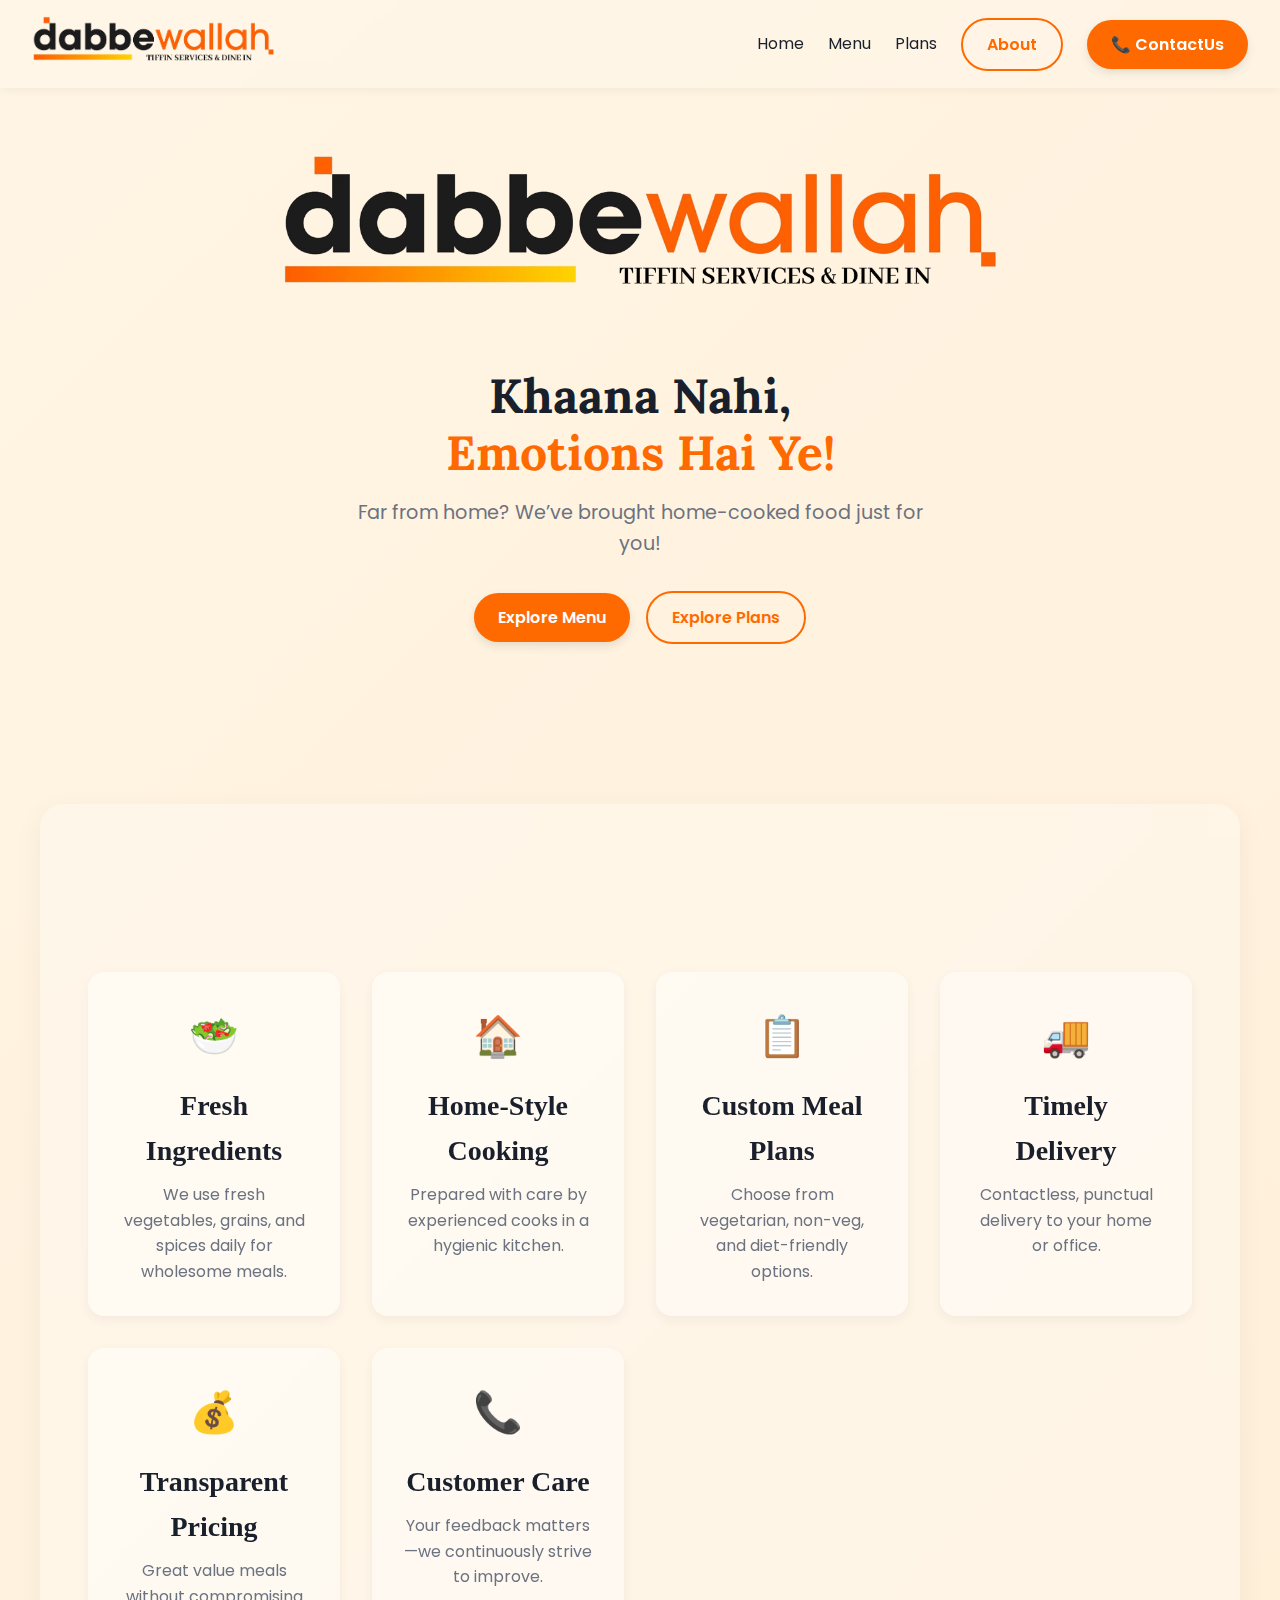
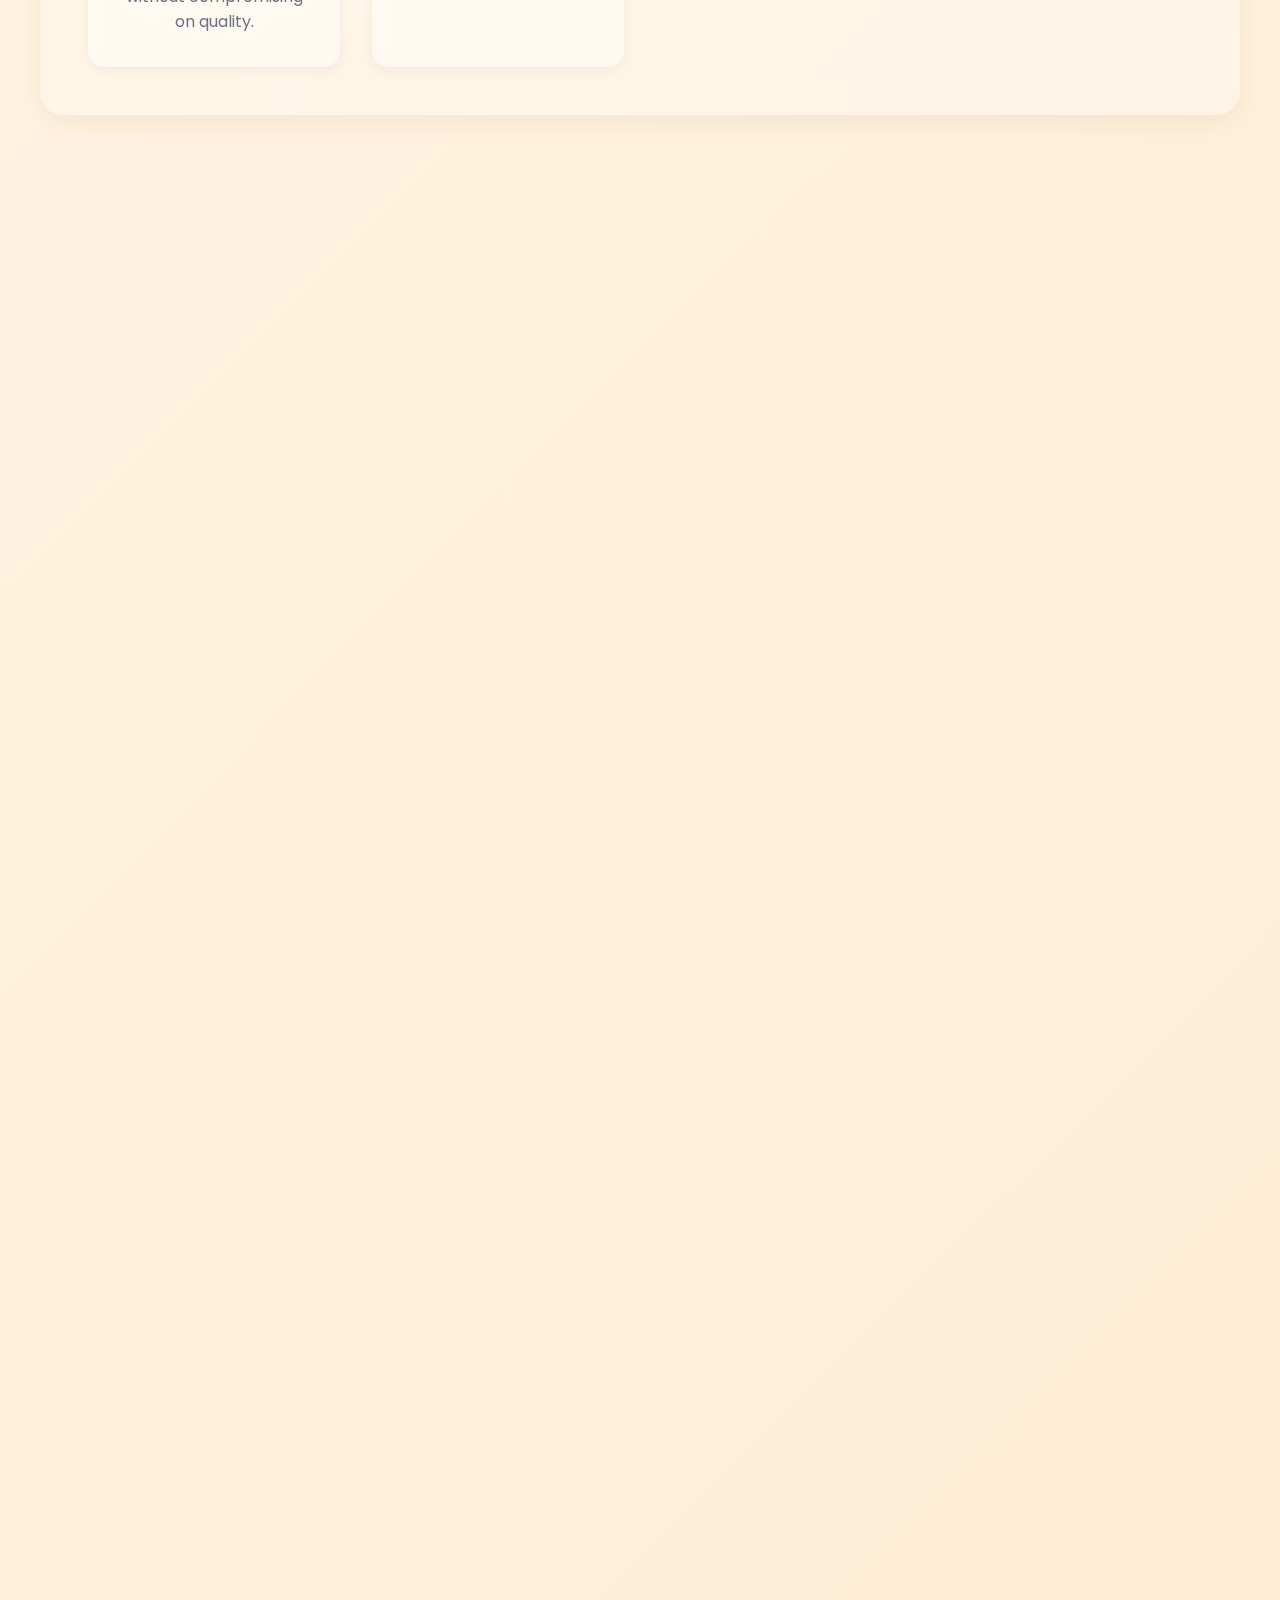
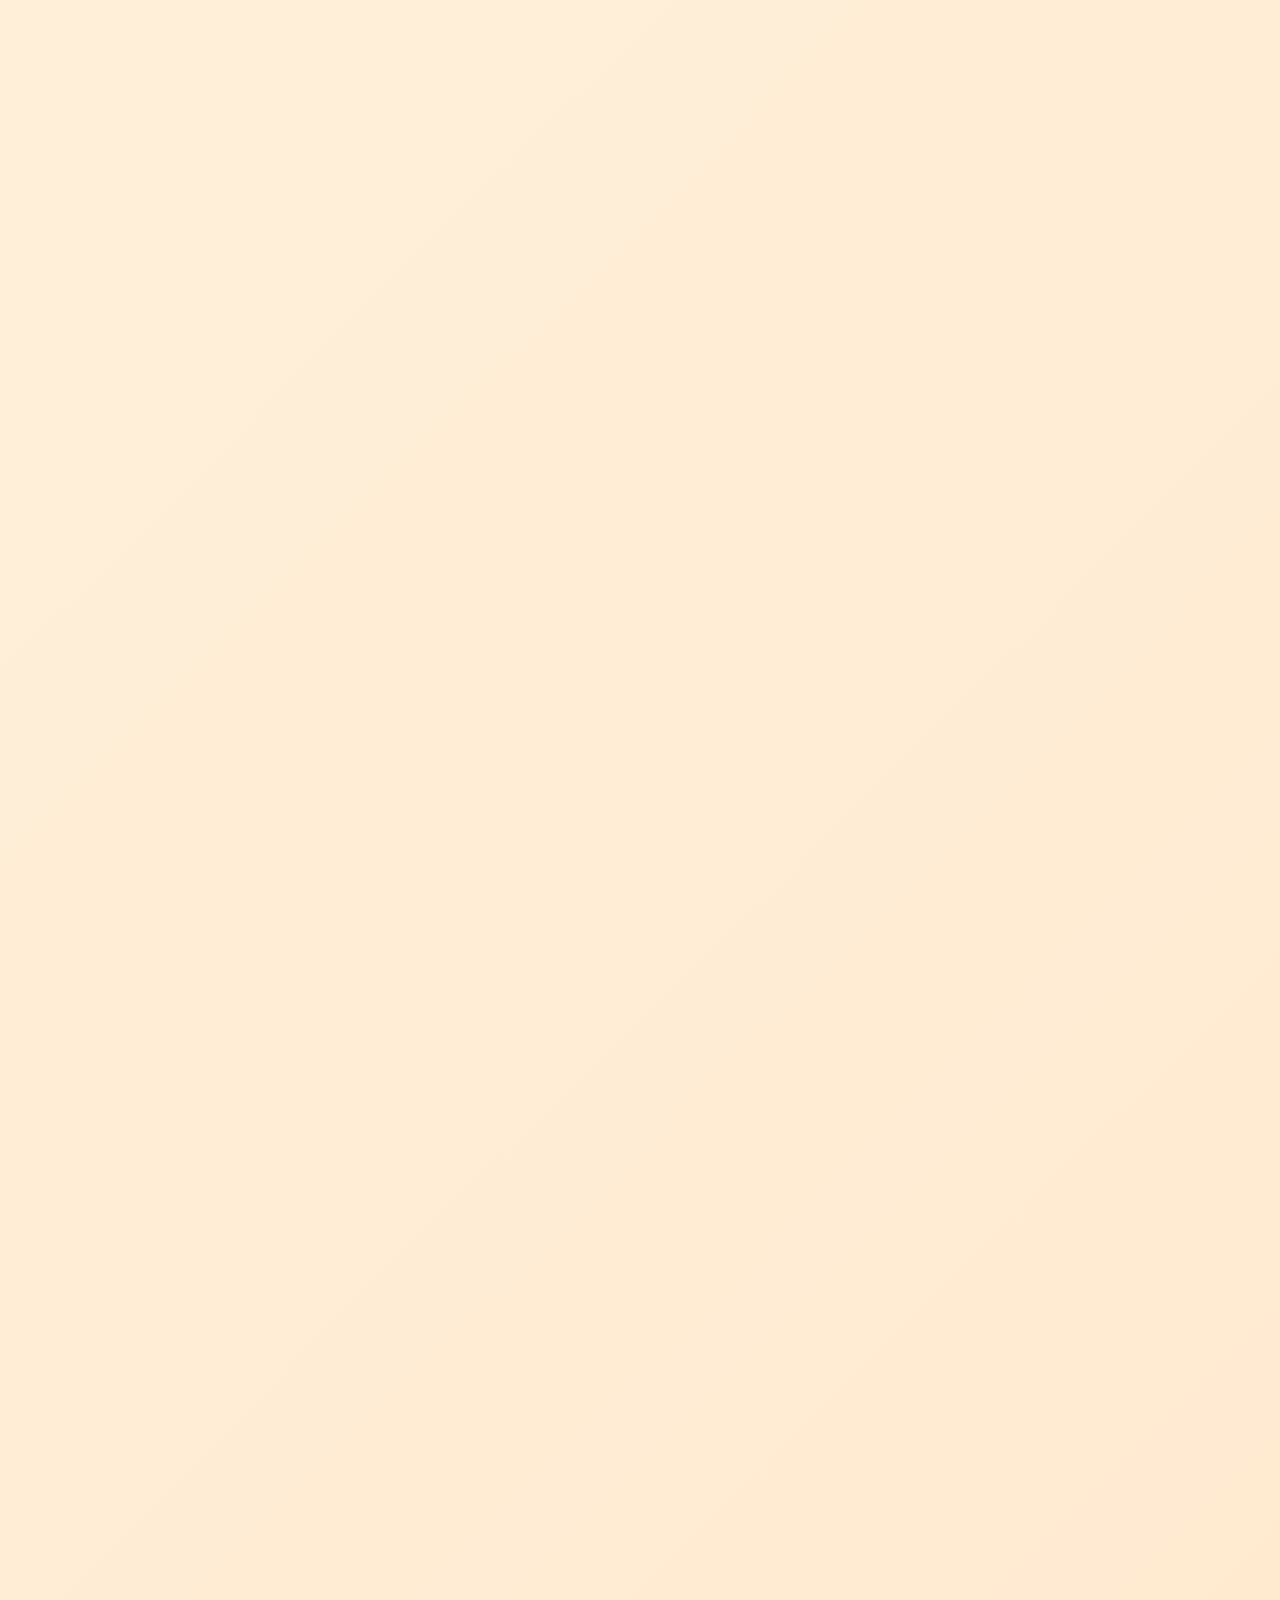
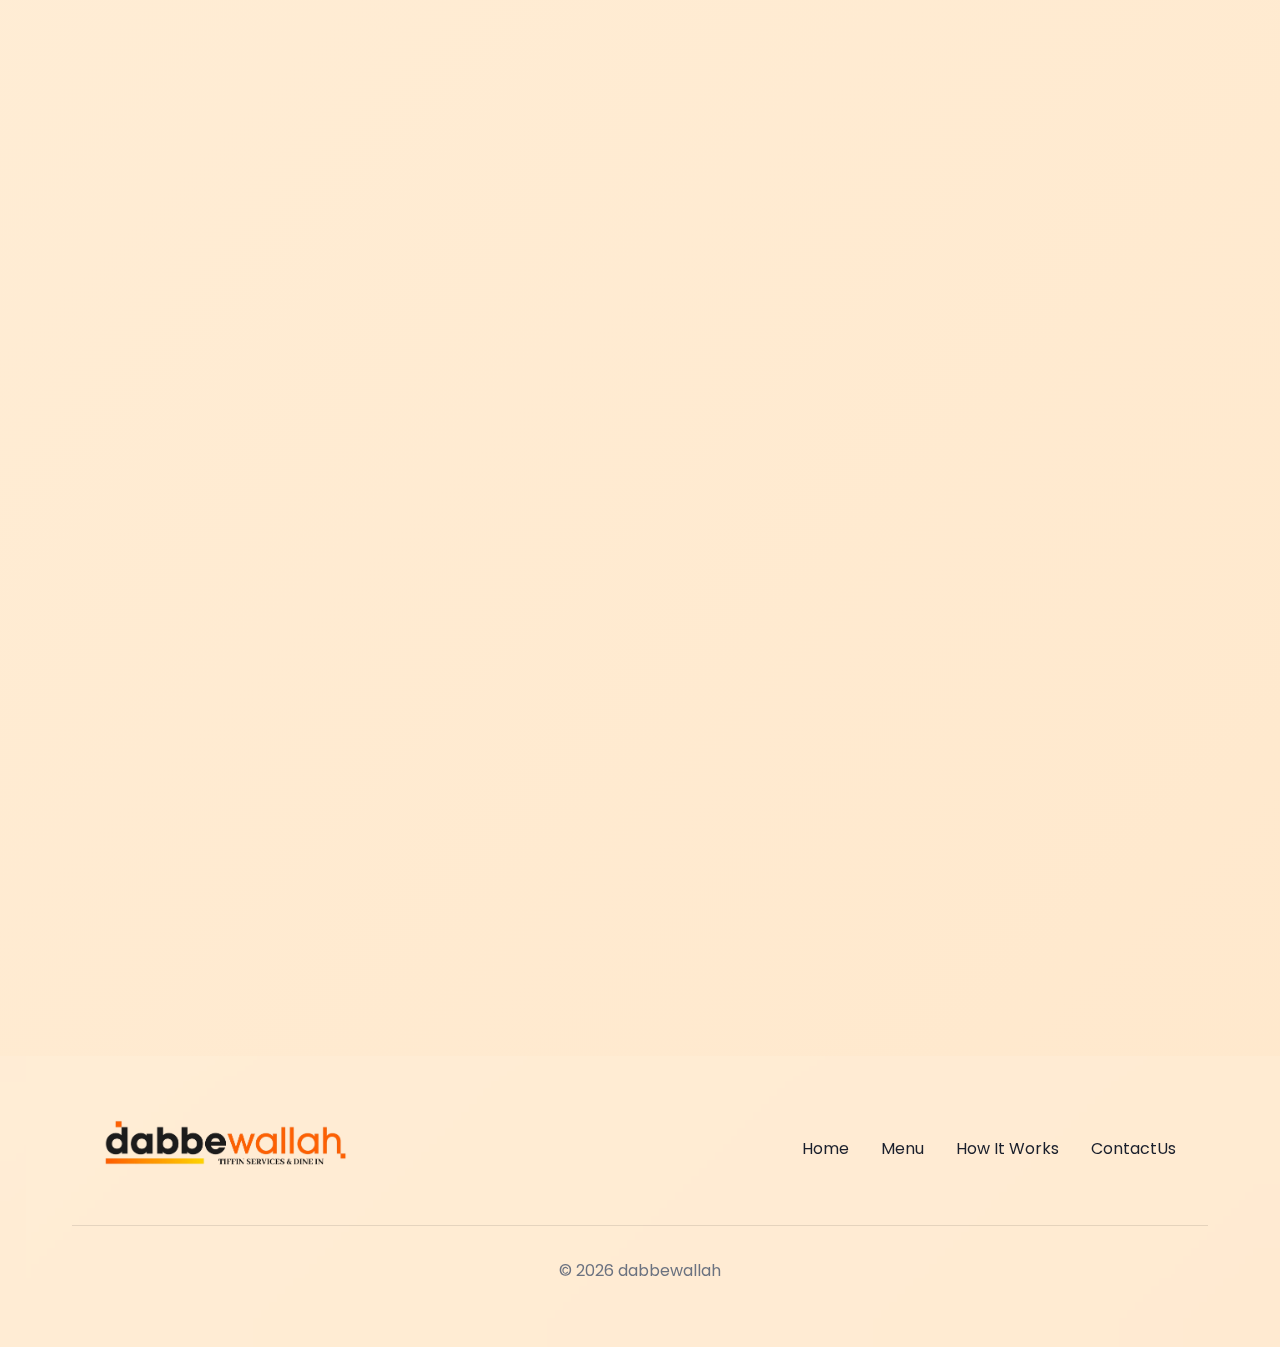
<file: index.html>
<!DOCTYPE html>
<html lang="en">
<head>
  <meta charset="UTF-8" />
  <meta name="viewport" content="width=device-width, initial-scale=1.0" />
  <title>DabbeWallah - Enjoy authentic, home-cooked tiffin service</title>
  <link href="https://fonts.googleapis.com/css2?family=Lora:ital,wght@0,400;0,700;1,400&family=Poppins:wght@400;600&display=swap" rel="stylesheet" />
  <link rel="stylesheet" href="CSS/style.css">
  <link rel="stylesheet" href="CSS/ContactUs.css">
  <link rel="stylesheet" href="CSS/menu.css">
  <link rel="stylesheet" href="CSS/plan.css">
  <style>
    /* Mobile-first default styles for nav */
    .nav-links {
      display: none;
      flex-direction: column;
      gap: 1rem;
      background-color: white;
      position: absolute;
      top: 60px;
      right: 20px;
      padding: 1rem;
      box-shadow: 0 5px 15px rgba(0,0,0,0.2);
      border-radius: 8px;
      z-index: 100;
    }

    .nav-links a,
    .nav-links .btn {
      display: block;
      text-align: left;
    }

    .mobile-menu-btn {
      font-size: 1.8rem;
      background: none;
      border: none;
      cursor: pointer;
      display: block;
    }

    .nav-links.active {
      display: flex;
    }

    /* Desktop styles for nav */
    @media (min-width: 768px) {
      .mobile-menu-btn {
        display: none;
      }
      .nav-links {
        display: flex !important;
        flex-direction: row;
        gap: 1.5rem;
        position: static;
        background: none;
        padding: 0;
        box-shadow: none;
      }
    }

    /* --- Additional Styling for Read More Button --- */
    .explore-plans-btn-container {
      text-align: center;
      margin-top: 2.5rem; /* Space above the button */
      margin-bottom: 2.5rem; /* Space below the button */
      opacity: 0;
      transform: translateY(20px);
      animation: fadeInUp 0.6s forwards 0.5s; /* Fade in animation */
    }

    .explore-plans-btn {
      display: inline-block; /* Allows padding and alignment */
      background: linear-gradient(135deg, var(--primary), var(--secondary));
      color: white;
      border: none;
      padding: 0.8rem 2.5rem; /* Generous padding for a prominent button */
      border-radius: 0.75rem; /* Rounded corners */
      font-weight: 600;
      font-size: 1.1rem; /* Slightly larger text */
      cursor: pointer;
      transition: transform 0.3s ease, box-shadow 0.3s ease, background 0.3s ease;
      box-shadow: 0 4px 10px rgba(0, 0, 0, 0.15); /* Soft shadow */
      text-decoration: none; /* Remove underline for anchor tag */
    }

    .explore-plans-btn:hover {
      transform: translateY(-4px); /* Lift higher on hover */
      box-shadow: 0 8px 20px rgba(0, 0, 0, 0.25); /* More pronounced shadow */
      background: linear-gradient(135deg, var(--secondary), var(--primary));
    }
    .button a:hover
  {
    color: white;
  }

    /* Adjust plans-grid to account for potential "hidden" cards if more are added later */
    .plans-grid {
        display: grid;
        grid-template-columns: repeat(auto-fit, minmax(280px, 1fr));
        gap: 25px;
        /* Removed margin-bottom here to let the button container manage spacing */
    }

    /* Styles for the new food-tag symbols to inherit colors from CSS variables */
    .food-tag .veg-symbol {
      color: green;
      width: 24px;
      height: 24px;
      margin-right: 8px;
    }

    .food-tag .non-veg-symbol {
      color: red;
      width: 24px;
      height: 24px;
      margin-right: 8px;
    }

    .food-tag {
        display: flex;
        align-items: center;
        justify-content: center; /* Center the icon and text */
        margin-bottom: 1rem;
    }

    .plan-card h4 {
        margin-bottom: 0; /* Adjust margin if food-tag is used */
    }

  </style>
</head>
<body>
  
  <nav class="navbar">
     <div class="logo"><img src="img/logo2.png" alt="DabbeWallah Logo" style="height: 45px;"></div>
    <button class="mobile-menu-btn">☰</button>
    <div class="nav-links">
      <a href="#home">Home</a>
      <a href="menu.html">Menu</a>
      <a href="plan.html">Plans</a>

      
        <a href="#about">
          <button class="btn-b" >About</button>
        </a>
        <a href="#ContactUs">
          <button class="btn-a">📞 ContactUs</button>
        </a>

    </div>
  </nav>

  <section id="home" class="hero">
     <div class="logocontain">
      <img src="img/logo2.png" alt="DabbeWallah Logo">
     </div>
    <div class="container">
      <h1>Khaana Nahi,<br><span class="highlight"> Emotions Hai Ye!</span></h1>
      <p>Far from home? We’ve brought home-cooked food just for you!</p>


      <div class="button">
      <a href="menu.html">
        <button class="btn-a" >Explore Menu</button>
      </a>
      <a href="plan.html">
        <button class="btn-b">Explore Plans</button>
      </a>
    </div>
  </section>

  <section id="features" class="features">
    <div class="container">

      <div class="header">
        <h1>Why Choose <span>Us</span></h1>
      </div>
      <div class="features-grid">
        <div class="feature-card">
          <div class="feature-icon">🥗</div>
          <h3>Fresh Ingredients</h3>
          <p>We use fresh vegetables, grains, and spices daily for wholesome meals.</p>
        </div>
        <div class="feature-card">
          <div class="feature-icon">🏠</div>
          <h3>Home-Style Cooking</h3>
          <p>Prepared with care by experienced cooks in a hygienic kitchen.</p>
        </div>
        <div class="feature-card">
          <div class="feature-icon">📋</div>
          <h3>Custom Meal Plans</h3>
          <p>Choose from vegetarian, non-veg, and diet-friendly options.</p>
        </div>
        <div class="feature-card">
          <div class="feature-icon">🚚</div>
          <h3>Timely Delivery</h3>
          <p>Contactless, punctual delivery to your home or office.</p>
        </div>
        <div class="feature-card">
          <div class="feature-icon">💰</div>
          <h3>Transparent Pricing</h3>
          <p>Great value meals without compromising on quality.</p>
        </div>
        <div class="feature-card">
          <div class="feature-icon">📞</div>
          <h3>Customer Care</h3>
          <p>Your feedback matters—we continuously strive to improve.</p>
        </div>
      </div>
    </div>
  </section>


  <section id="how-it-works" class="how-it-works">
    <div class="container">

      <div class="header">
        <h1>How It <span>Works</span></h1>
      </div>
      <div class="steps">
        <div class="step">
          <div class="step-number">1</div>
          <div class="step-content">
            <h3>📋 Choose Your Plan</h3>
            <p>Select from our variety of meal plans that suit your needs and preferences.</p>
          </div>
        </div>
        <div class="step">
          <div class="step-number">2</div>
          <div class="step-content">
            <h3>⏰ Schedule Delivery</h3>
            <p>Tell us when and where you want your meals delivered.</p>
          </div>
        </div>
        <div class="step">
          <div class="step-number">3</div>
          <div class="step-content">
            <h3>🍱 Enjoy Fresh Food</h3>
            <p>Receive your hot, freshly-cooked meals right at your doorstep.</p>
          </div>
        </div>
        <div class="step">
          <div class="step-number">4</div>
          <div class="step-content">
            <h3>🗓️ Subscribe Monthly</h3>
            <p>For regular delivery, subscribe to our monthly plans and save more.</p>
          </div>
        </div>
      </div>
    </div>
  </section>



  <section id="about" class="about">
    <div class="container">
      <div class="header">
        <h1>The Heart Behind <span>dabbewallah</span></h1>
      </div>
  
      <div class="founder-card">
        <p class="founder-quote">
          “As someone who truly values the importance of a good, home-cooked meal, I started this Tiffin service to bring a taste of home to those who need it most. I’ve seen how hard it can be for students, working professionals, and families to find time to cook or eat healthy in today’s busy world.
          <br><br>
          This service isn’t just about food—it’s about care, comfort, and community. Every meal we prepare is made with love, using fresh ingredients and home-style recipes, just like how our parents made them. I hope our food reminds you of home, even when you’re miles away from it.”
        </p>
        <p class="founder-name">— Deval Pachghare, Founder</p>
      </div>
  
      <div class="why-card">
        <h3>Why We Started</h3>
        <p>
          We believe that everyone deserves access to fresh, healthy, and home-style meals—especially in today’s fast-paced world where finding time to cook can be a challenge. Our Tiffin service was born out of a passion for food and a desire to bring comfort and nutrition to people’s daily lives.
        </p>
        <p>
          Whether you're a student, working professional, or someone living away from home, we aim to deliver not just food, but a sense of warmth and familiarity with every meal.
        </p>
        <p>
          This is more than just a business for us—it's a way to share love through food.
        </p>
      </div>
    </div>
  </section>

  <section id="plans" class="plans">
    <div class="container">
      <div class="header">
        <h1>Our Meal <span>Plans</span></h1>
      </div>

      <style>
        /* This CSS makes the show/hide functionality work */
        .plan-category-section {
          display: none;
          animation: fadeInUp 0.6s forwards;
        }

        .plan-category-section.active {
          display: block;
        }
      </style>

      <div class="category-selector">
        <div class="category-selector-container">
          <button class="category-btn active" data-category="veg-plans" style="border: 2px solid green;">
            Veg <h1>🥗</h1>
          </button>
          <button class="category-btn" data-category="non-veg-plans" style="border: 2px solid red;">
            Non-Veg <h1>🥩🍗</h1>
          </button>
        </div>
      </div>

      <div class="plans-content">
        <div id="veg-plans" class="plan-category-section active">
          <div class="plans-grid">
            <a href="#ContactUs">
            <div class="plan-card">
              <div class="food-tag">
                <svg class="veg-symbol" viewBox="0 0 100 100" fill="currentColor">
                  <rect width="100" height="100" fill="none" stroke="currentColor" stroke-width="8"/>
                  <circle cx="50" cy="50" r="25" fill="currentColor" />
                </svg>
                <h4>Full Tiffin</h4>
              </div>
              <ul>
                <li>2 Times a Day</li>
                <li>5-7 Rotis</li>
              </ul>
              <div class="price">₹ 2300<span>/month</span></div>
              <button class="select-plan-btn">Select Plan</button>
            </div>
            </a>
            <a href="#ContactUs">
            <div class="plan-card">
              <div class="food-tag">
                <svg class="veg-symbol" viewBox="0 0 100 100" fill="currentColor">
                  <rect width="100" height="100" fill="none" stroke="currentColor" stroke-width="8"/>
                  <circle cx="50" cy="50" r="25" fill="currentColor" />
                </svg>
                <h4>Half Tiffin</h4>
              </div>
              <ul>
                <li>2 Times a Day</li>
                <li>3 Rotis</li>
              </ul>
              <div class="price">₹ 1600<span>/month</span></div>
              <button class="select-plan-btn">Select Plan</button>
            </div>
            </a>
            <a href="#ContactUs">
            <div class="plan-card">
              <div class="food-tag">
                <svg class="veg-symbol" viewBox="0 0 100 100" fill="currentColor">
                  <rect width="100" height="100" fill="none" stroke="currentColor" stroke-width="8"/>
                  <circle cx="50" cy="50" r="25" fill="currentColor" />
                </svg>
                <h4>Full Dine-in (Veg)</h4>
              </div>
              <ul>
                <li>Unlimited for 1 Person</li>
                <li>2 Times a Day</li>
              </ul>
              <div class="price">₹ 2300<span>/month</span></div>
              <button class="select-plan-btn">Select Plan</button>
            </div>
            </a>
          </div>

          <div class="button">
              <a href="plan.html" class="explore-plans-btn">Explore More Veg Plans</a>
          </div>
        </div>



<!-- Plans For Nonveg -->

        <div id="non-veg-plans" class="plan-category-section">
          <div class="plans-grid">
            <a href="#ContactUs">
            <div class="plan-card">
              <div class="food-tag">
                <svg class="non-veg-symbol" viewBox="0 0 100 100" fill="currentColor">
                  <rect width="100" height="100" fill="none" stroke="currentColor" stroke-width="8"/>
                  <polygon points="50,20 85,80 15,80" fill="currentColor" />
                </svg>
                <h4>Full Tiffin</h4>
              </div>
              <ul>
                <li>2 Times a Day</li>
                <li>5-7 Rotis</li>
              </ul>
              <div class="price">₹ 2400<span>/month</span></div>
              <button class="select-plan-btn">Select Plan</button>
            </div>
            </a>
            <a href="#ContactUs">
            <div class="plan-card">
              <div class="food-tag">
                <svg class="non-veg-symbol" viewBox="0 0 100 100" fill="currentColor">
                  <rect width="100" height="100" fill="none" stroke="currentColor" stroke-width="8"/>
                  <polygon points="50,20 85,80 15,80" fill="currentColor" />
                </svg>
                <h4>Half Tiffin</h4>
              </div>
              <ul>
                <li>2 Times a Day</li>
                <li>3 Rotis</li>
              </ul>
              <div class="price">₹ 1800<span>/month</span></div>
              <button class="select-plan-btn">Select Plan</button>
            </div>
            </a>
            <a href="#ContactUs">
            <div class="plan-card">
              <div class="food-tag">
                <svg class="non-veg-symbol" viewBox="0 0 100 100" fill="currentColor">
                  <rect width="100" height="100" fill="none" stroke="currentColor" stroke-width="8"/>
                  <polygon points="50,20 85,80 15,80" fill="currentColor" />
                </svg>
                <h4>Full Dine-in(Non-Veg)</h4>
              </div>
              <ul>
                <li>Unlimited for 1 Person</li>
                <li>2 Times a Day</li>
              </ul>
              <div class="price">₹ 2400<span>/month</span></div>
              <button class="select-plan-btn">Select Plan</button>
            </div>
            </a>
          </div>
          <div class="button">
            <a href="plan.html" class="explore-plans-btn">Explore More Non-Veg Plans</a>
        </div>
        </div>
      </div>
    </div>
  </section>


  <section id="ContactUs" class="ContactUs" style="padding-bottom: 0;">
    <div class="container">
      <div class="header">
        <h1>🤝 Get In <span>Touch</span> With Us</h1>
        <p>We'd love to hear from you! Whether you have a question about our meal plans, delivery areas, or just want to say hello, we're here to help.</p>
      </div>

      <div class="contact-section">
        <div class="contact-info">
          <div class="contact-card">
            <div class="info-item">
              <div class="info-icon pulse">
                <svg xmlns="http://www.w3.org/2000/svg" width="24" height="24" viewBox="0 0 24 24" fill="none" stroke="currentColor" stroke-width="2" stroke-linecap="round" stroke-linejoin="round"><path d="M21 10c0 7-9 13-9 13s-9-6-9-13a9 9 0 0 1 18 0z"></path><circle cx="12" cy="10" r="3"></circle></svg>
              </div>
              <div class="info-content">
                <h3>Our Address</h3>
                <p>
                  <a href="#" onclick="scrollToMap()" style="text-decoration: none; color: inherit;">
                    Hollywood Colony, Kathora Road<br>Amravati, Maharashtra - 444604
                  </a>
                </p>
              </div>
            </div>
            <div class="info-item">
              <div class="info-icon">
                <svg xmlns="http://www.w3.org/2000/svg" width="24" height="24" viewBox="0 0 24 24" fill="none" stroke="currentColor" stroke-width="2" stroke-linecap="round" stroke-linejoin="round"><path d="M22 16.92v3a2 2 0 0 1-2.18 2 19.79 19.79 0 0 1-8.63-3.07 19.5 19.5 0 0 1-6-6 19.79 19.79 0 0 1-3.07-8.67A2 2 0 0 1 4.11 2h3a2 2 0 0 1 2 1.72 12.84 12.84 0 0 0 .7 2.81 2 2 0 0 1-.45 2.11L8.09 9.91a16 16 0 0 0 6 6l1.27-1.27a2 2 0 0 1 2.11-.45 12.84 12.84 0 0 0 2.81.7A2 2 0 0 1 22 16.92z"></path></svg>
              </div>
              <div class="info-content">
                <h3>Call Us</h3>
                <p><a href="tel:9834802573">983-480-2573</a></p>
              </div>
            </div>
            <div class="info-item">
              <div class="info-icon">
                <svg xmlns="http://www.w3.org/2000/svg" width="24" height="24" viewBox="0 0 24 24" fill="none" stroke="currentColor" stroke-width="2" stroke-linecap="round" stroke-linejoin="round"><path d="M4 4h16c1.1 0 2 .9 2 2v12c0 1.1-.9 2-2 2H4c-1.1 0-2-.9-2-2V6c0-1.1.9-2 2-2z"></path><polyline points="22,6 12,13 2,6"></polyline></svg>
              </div>
              <div class="info-content">
                <h3>Email Us</h3>
                <p>
                <a href="mailto:dabbewallah.in@gmail.com" style=" font-size: 14px;">dabbewallah.in@gmail.com</a>
                </p>
              </div>
            </div>
            <div class="info-item">
              <div class="info-icon">
                <svg xmlns="http://www.w3.org/2000/svg" width="24" height="24" viewBox="0 0 24 24" fill="none" stroke="currentColor" stroke-width="2" stroke-linecap="round" stroke-linejoin="round"><rect x="3" y="4" width="18" height="18" rx="2" ry="2"></rect><line x1="16" y1="2" x2="16" y2="6"></line><line x1="8" y1="2" x2="8" y2="6"></line><line x1="3" y1="10" x2="21" y2="10"></line></svg>
              </div>
              <div class="info-content">
                <h3>Working Hours</h3>
                <p>8:00 AM - 10:00 PM</p>
              </div>
            </div>
            <div class="social-links">
              <a href="tel:9834802573" class="social-link" title="Call Us"><svg xmlns="http://www.w3.org/2000/svg" width="20" height="20" fill="none" stroke="currentColor" stroke-width="2" stroke-linecap="round" stroke-linejoin="round" viewBox="0 0 24 24"><path d="M22 16.92v3a2 2 0 0 1-2.18 2A19.86 19.86 0 0 1 3 5.18 2 2 0 0 1 5 3h3a2 2 0 0 1 2 1.72c.14 1.1.5 2.17 1.07 3.13a2 2 0 0 1-.45 2.28l-1.27 1.27a16 16 0 0 0 6.6 6.6l1.27-1.27a2 2 0 0 1 2.28-.45 11.36 11.36 0 0 1 3.13 1.07A2 2 0 0 1 22 16.92z"/></svg></a>
              <a href="https://wa.me/919834802573" class="social-link" title="Chat on WhatsApp" target="_blank"><svg xmlns="http://www.w3.org/2000/svg" width="20" height="20" fill="currentColor" viewBox="0 0 24 24"><path d="M20.52 3.48A11.77 11.77 0 0 0 12.07 1a11.76 11.76 0 0 0-10.12 17.58L1 23l4.55-1.19A11.76 11.76 0 0 0 12.07 23 11.77 11.77 0 0 0 23 11.93a11.66 11.66 0 0 0-2.48-8.45zm-8.45 17.2a9.57 9.57 0 0 1-4.89-1.33l-.35-.21-2.7.7.72-2.63-.22-.34a9.64 9.64 0 1 1 8.46 3.81zm5.28-7.22c-.29-.15-1.72-.85-1.98-.95s-.46-.15-.65.15-.75.95-.92 1.15-.34.22-.63.07a7.94 7.94 0 0 1-2.34-1.44 8.84 8.84 0 0 1-1.62-2.02c-.17-.29 0-.45.13-.6s.29-.34.43-.51a2.02 2.02 0 0 0 .29-.48.54.54 0 0 0 0-.51c-.08-.15-.65-1.58-.9-2.17s-.47-.48-.65-.48h-.56a1.08 1.08 0 0 0-.78.36 3.29 3.29 0 0 0-1 2.45 5.69 5.69 0 0 0 1.18 2.68 12.6 12.6 0 0 0 4.87 4.59 14.3 14.3 0 0 0 1.4.51 3.35 3.35 0 0 0 1.55.1 2.6 2.6 0 0 0 1.71-1.21 2.1 2.1 0 0 0 .15-1.21c-.06-.1-.26-.16-.55-.31z"/></svg></a>
              <a href="https://www.facebook.com/share/1BTy4fCmBe/" class="social-link"><svg xmlns="http://www.w3.org/2000/svg" width="20" height="20" viewBox="0 0 24 24" fill="none" stroke="currentColor" stroke-width="2" stroke-linecap="round" stroke-linejoin="round"><path d="M18 2h-3a5 5 0 0 0-5 5v3H7v4h3v8h4v-8h3l1-4h-4V7a1 1 0 0 1 1-1h3z"></path></svg></a>
              <a href="https://www.instagram.com/the_dabbewallah?igsh=OGN3M3lib2pveGM3" class="social-link"><svg xmlns="http://www.w3.org/2000/svg" width="20" height="20" viewBox="0 0 24 24" fill="none" stroke="currentColor" stroke-width="2" stroke-linecap="round" stroke-linejoin="round"><rect x="2" y="2" width="20" height="20" rx="5" ry="5"></rect><path d="M16 11.37A4 4 0 1 1 12.63 8 4 4 0 0 1 16 11.37z"></path><line x1="17.5" y1="6.5" x2="17.51" y2="6.5"></line></svg></a>
            </div>
          </div>
        </div>

        <div class="contact-form">
          <div class="contact-card">
            <form id="dabbeForm" method="POST">
              <div class="form-group"><label for="name" class="form-label">👤 Your Name</label><input type="text" id="name" name="name" class="form-control" placeholder="Enter your name" required></div>
              <div class="form-group"><label for="email" class="form-label">📧 Email Address</label><input type="email" id="email" name="email" class="form-control" placeholder="Enter your email address" required></div>
              <div class="form-group"><label for="phone" class="form-label">📞 Phone Number</label><input type="tel" id="phone" name="phone" class="form-control" placeholder="Enter your phone number"></div>
              <div class="form-group"><label for="subject" class="form-label">📝 Subject (Optional)</label><input type="text" id="subject" name="subject" class="form-control" placeholder="Enter message subject (Optional)"></div>
              <div class="form-group"><label for="message" class="form-label">💬 Your Message</label><textarea id="message" name="message" class="form-control" placeholder="Write your message here..." required></textarea></div>
              <button type="submit" class="submit-btn">🚀 Send Message</button>
              <!-- Loader Wrapper -->
              <div id="loader" class="loader-wrapper">
                <div class="loader"></div>
              </div>
            </form>
          </div>
        </div>
      </div>
      <script>
        const loader = document.getElementById("loader");
      
        // Wrap fetch() globally by watching all fetch calls
        const oldFetch = window.fetch;
        window.fetch = async (...args) => {
          loader.style.display = "flex"; // show loader
          try {
            const response = await oldFetch(...args);
            return response;
          } catch (e) {
            throw e;
          } finally {
            loader.style.display = "none"; // hide loader
          }
        };
      </script>

      <div class="map-container" id="map">
        <iframe src="https://www.google.com/maps/embed?pb=!1m18!1m12!1m3!1d3725.772853945758!2d77.75003158297415!3d20.961635130832253!2m3!1f0!2f0!3f0!3m2!1i1024!2i768!4f13.1!3m3!1m2!1s0x3bd6a3002e337017%3A0x56905036f0db95ef!2sDabbewallah!5e0!3m2!1sen!2sin!4v1748769088367!5m2!1sen!2sin" width="100%" height="100%" style="border:0;" allowfullscreen="" loading="lazy" referrerpolicy="no-referrer-when-downgrade"></iframe>
      </div>
    </div>

    <div class="social-bar">
      <a href="tel:9834802573"><button class="social-btn"><img src="img/icons/phone.png" alt="Phone"></button></a>
      <a href="https://wa.me/919834802573"><button class="social-btn"><img src="img/icons/Whatsapp.png" alt="WhatsApp"></button></a>
      <a href="https://www.facebook.com/share/1BTy4fCmBe/"><button class="social-btn"><img src="img/icons/ig.png" alt="Instagram"></button></a>
      <a href="https://www.instagram.com/the_dabbewallah?igsh=OGN3M3lib2pveGM3"><button class="social-btn"><img src="img/icons/fb.png" alt="Facebook"></button></a>
    </div>
    <style>
      .social-bar { display: flex; justify-content: center; align-items: center; gap: 20px; flex-wrap: wrap; font-family: var(--font-body); }
      .social-btn { background: var(--card-bg); backdrop-filter: var(--blur); border: 1px solid var(--border); border-radius: 50%; width: 4rem; height: 4rem; padding: 10px; cursor: pointer; box-shadow: 0 4px 12px var(--shadow); transition: transform 0.3s ease, background-color 0.3s ease; }
      .social-btn img { width: 100%; height: 100%; object-fit: contain; filter: drop-shadow(0 1px 2px var(--shadow)); }
      .social-btn:hover { background-color: var(--hover); transform: scale(1.1); border-color: var(--secondary); }
    </style>
  </section>

  <footer class="footer">
    <div class="container">
      <div class="footer-content">
        <div class="footer-info">
          <div class="footer-logo">
            <div class="logo"><img src="img/logo2.png" alt="" style="height: 45px;"></div>
          </div>
        </div>
        <div class="footer-links">
          <a href="#home">Home</a>
          <a href="menu.html">Menu</a>
          <a href="#how-it-works">How It Works</a>
          <a href="#ContactUs">ContactUs</a>
        </div>
      </div>
      <div class="copyright">
        © <span id="current-year"></span> dabbewallah
      </div>
    </div>
  </footer>

  <script>
  document.addEventListener('DOMContentLoaded', () => {

    // Contact Form Submission
    const dabbeForm = document.getElementById("dabbeForm");
    if(dabbeForm) {
      dabbeForm.addEventListener("submit", async function(e) {
        e.preventDefault();

        const form = e.target;
        const submitBtn = form.querySelector('button[type="submit"]');
        const originalBtnText = submitBtn.textContent;

        submitBtn.disabled = true;
        submitBtn.textContent = "Sending...";
        submitBtn.style.backgroundColor = "#6c757d";
        submitBtn.style.cursor = "not-allowed";

        try {
          const formData = {
            name: form.querySelector("#name").value,
            email: form.querySelector("#email").value,
            phone: form.querySelector("#phone").value,
            subject: form.querySelector("#subject").value.trim() || "undefined",
            message: form.querySelector("#message").value,
            timestamp: new Date().toLocaleString()
          };

          const orderedParams = new URLSearchParams();
          for (const [key, value] of Object.entries(formData)) {
            orderedParams.append(key, value);
          }

          // Updated Google Apps Script URL for the form submission
          const scriptURL = 'https://script.google.com/macros/s/AKfycbxiGPc1cH2kRzhvI4RE8wWHUhS6aiovQg33e04PVOK6cWC5ZRjBFnVJa3bhJijvwJeq/exec';
          
          const response = await fetch(scriptURL, {
            method: "POST",
            body: orderedParams,
            headers: { "Content-Type": "application/x-www-form-urlencoded" }
          });

          if (!response.ok) throw new Error(`HTTP error! status: ${response.status}`);

          const data = await response.json();

          if (data.result === 'success') {
            const successHTML = `<div class="form-success" style="background:#4CAF50;color:white;padding:15px;border-radius:5px;margin:20px 0;text-align:center;animation:fadeIn 0.5s;box-shadow:0 2px 5px rgba(0,0,0,0.2);"><svg xmlns="http://www.w3.org/2000/svg" width="24" height="24" viewBox="0 0 24 24" fill="none" stroke="currentColor" stroke-width="2" stroke-linecap="round" stroke-linejoin="round" style="vertical-align:middle;margin-right:8px;"><path d="M22 11.08V12a10 10 0 1 1-5.93-9.14"></path><polyline points="22 4 12 14.01 9 11.01"></polyline></svg>Message sent successfully! We'll contact you soon.</div>`;
            const existingMessage = document.querySelector('.form-success, .form-error');
            if (existingMessage) existingMessage.remove();
            form.insertAdjacentHTML('afterend', successHTML);
            form.reset();
            setTimeout(() => {
              const successElement = document.querySelector('.form-success');
              if (successElement) {
                successElement.style.animation = "fadeOut 0.5s";
                setTimeout(() => successElement.remove(), 500);
              }
            }, 5000);
          } else {
            throw new Error(data.message || 'Submission failed');
          }
        } catch (error) {
          console.error('Submission error:', error);
          const errorHTML = `<div class="form-error" style="background:#f44336;color:white;padding:15px;border-radius:5px;margin:20px 0;text-align:center;animation:fadeIn 0.5s;box-shadow:0 2px 5px rgba(0,0,0,0.2);"><svg xmlns="http://www.w3.org/2000/svg" width="24" height="24" viewBox="0 0 24 24" fill="none" stroke="currentColor" stroke-width="2" stroke-linecap="round" stroke-linejoin="round" style="vertical-align:middle;margin-right:8px;"><circle cx="12" cy="12" r="10"></circle><line x1="12" y1="8" x2="12" y2="12"></line><line x1="12" y1="16" x2="12.01" y2="16"></line></svg>Failed to send message. Please try again or call us.</div>`;
          const existingMessage = document.querySelector('.form-success, .form-error');
          if (existingMessage) existingMessage.remove();
          form.insertAdjacentHTML('afterend', errorHTML);
        } finally {
          submitBtn.disabled = false;
          submitBtn.textContent = originalBtnText;
          submitBtn.style.backgroundColor = "";
          submitBtn.style.cursor = "";
        }
      });
    }

    const style = document.createElement('style');
    style.textContent = `@keyframes fadeIn{from{opacity:0;transform:translateY(-10px)}to{opacity:1;transform:translateY(0)}}@keyframes fadeOut{from{opacity:1;transform:translateY(0)}to{opacity:0;transform:translateY(-10px)}}`;
    document.head.appendChild(style);

    // Category Selector Functionality
    const categoryButtons = document.querySelectorAll('.category-btn');
    const planCategorySections = document.querySelectorAll('.plan-category-section');

    categoryButtons.forEach(button => {
      button.addEventListener('click', () => {
        categoryButtons.forEach(btn => btn.classList.remove('active'));
        button.classList.add('active');
        const categoryToShow = button.getAttribute('data-category');
        planCategorySections.forEach(section => {
          if (section.id === categoryToShow) {
            section.classList.add('active');
          } else {
            section.classList.remove('active');
          }
        });
      });
    });

    // Mobile Menu
    const mobileMenuBtn = document.querySelector('.mobile-menu-btn');
    const navLinks = document.querySelector('.nav-links');

    mobileMenuBtn.addEventListener('click', () => {
      navLinks.classList.toggle('active');
    });

    const links = document.querySelectorAll('.nav-links a');
    links.forEach(link => {
      link.addEventListener('click', () => {
        if (navLinks.classList.contains('active')) {
          navLinks.classList.remove('active');
        }
      });
    });

    // Smooth Scroll
    document.querySelectorAll('a[href^="#"]').forEach(anchor => {
      anchor.addEventListener('click', function(e) {
        e.preventDefault();
        const targetId = this.getAttribute('href');
        const targetElement = document.querySelector(targetId);
        if (targetElement) {
          window.scrollTo({
            top: targetElement.offsetTop - 60,
            behavior: 'smooth'
          });
        }
      });
    });

    // Copyright Year
    document.getElementById('current-year').textContent = new Date().getFullYear();

    // Animation on Scroll
    function checkIfInView() {
      const elements = document.querySelectorAll('section');
      elements.forEach(element => {
        const position = element.getBoundingClientRect();
        if(position.top < window.innerHeight && position.bottom >= 0) {
          element.style.opacity = '1';
          element.style.transform = 'translateY(0)';
        }
      });
    }
    window.addEventListener('load', checkIfInView);
    window.addEventListener('scroll', checkIfInView);

  }); // End of DOMContentLoaded
  </script>

  <!-- Scroll to Map -->
  <script>
    function scrollToMap() {
      const mapSection = document.getElementById('map');
      const offset = -80; // Adjust this based on your fixed header height
      const top = mapSection.getBoundingClientRect().top + window.pageYOffset + offset;
  
      window.scrollTo({
        top,
        behavior: 'smooth'
      });
    }
  </script>
</body>
</html>
</file>
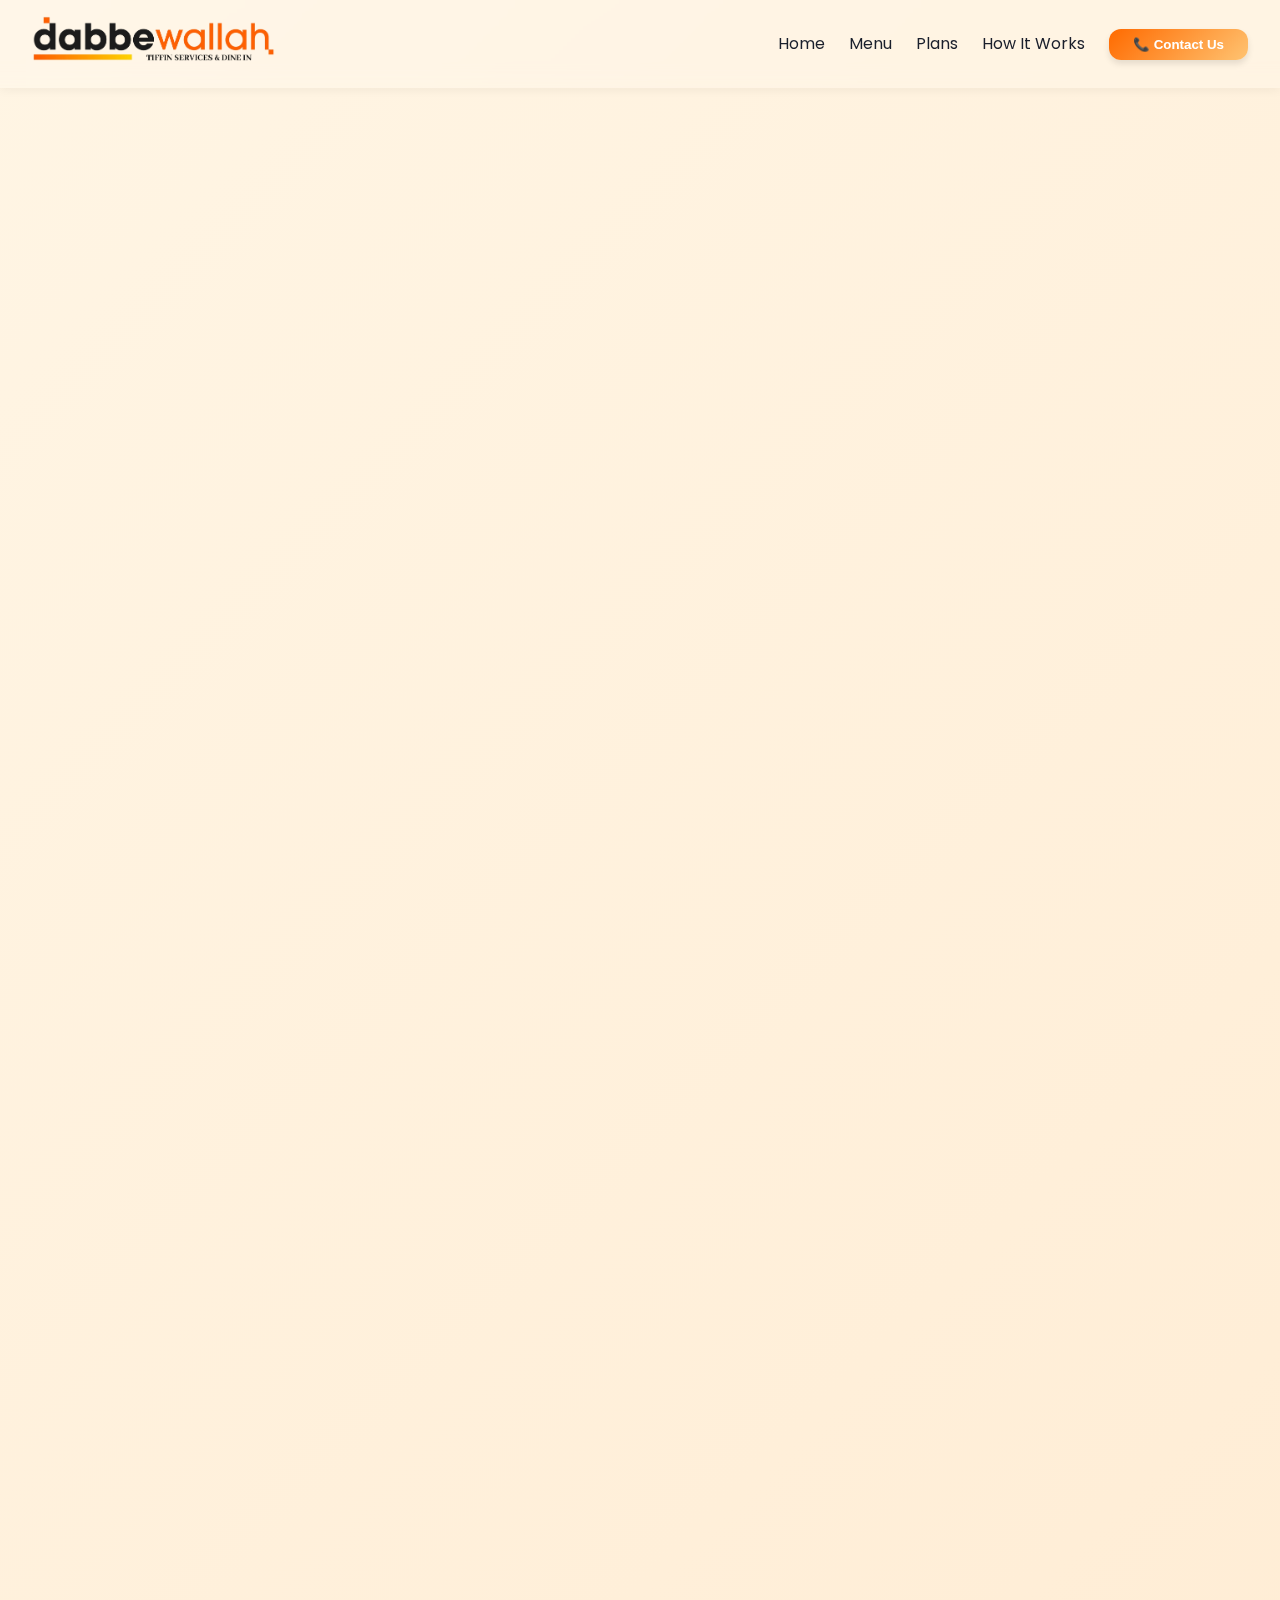
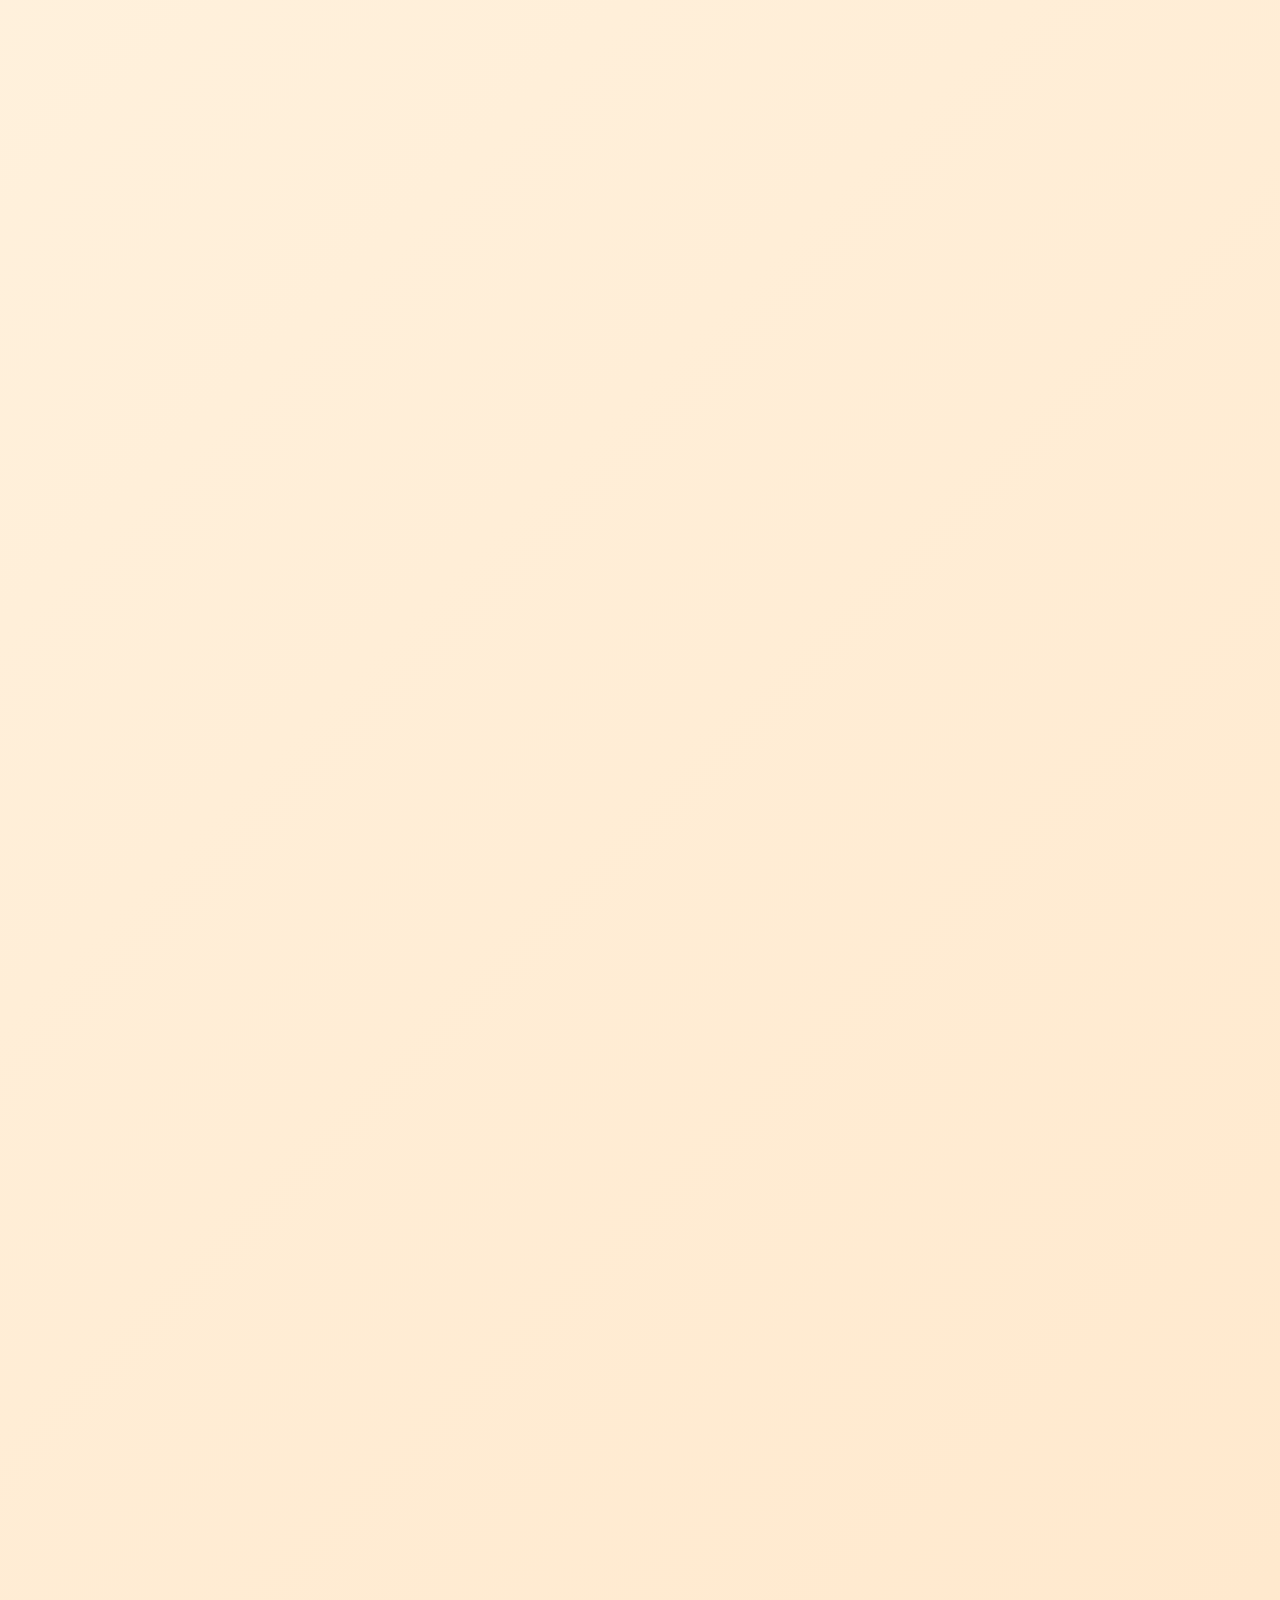
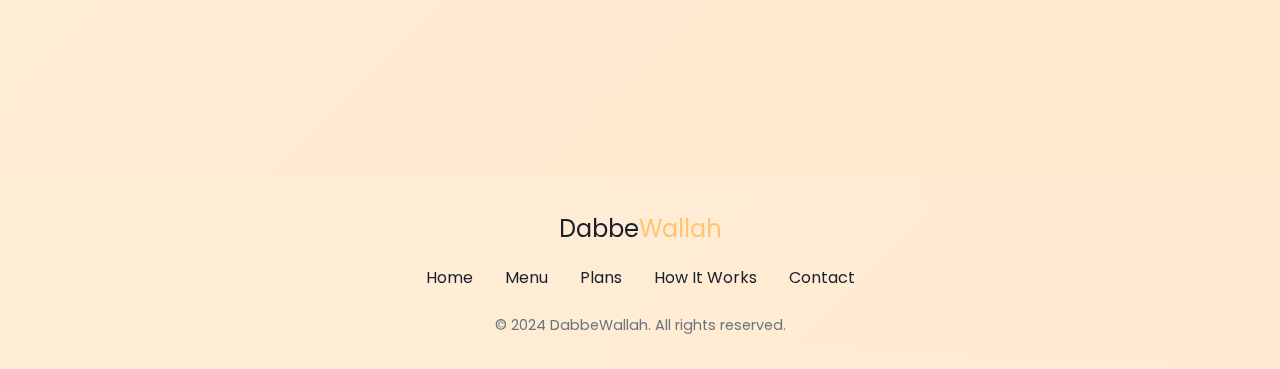
<file: abc.html>
<!DOCTYPE html>
<html lang="en">
<head>
  <meta charset="UTF-8">
  <meta name="viewport" content="width=device-width, initial-scale=1.0">
  <title>Dabbewallah Tiffin Plans</title>

  <link href="https://fonts.googleapis.com/css2?family=Lora:ital,wght@0,400;0,700;1,400&family=Poppins:wght@400;600&display=swap" rel="stylesheet">
  <style>
    /* CSS Variables from menu.html for consistency */
    :root {
      --primary: #ff6a00;
      --secondary: #ffc371;
      --foreground: #1a1f2c;
      --background-start: #fff5e4;
      --background-end: #ffe8cc;
      --card-bg: rgba(255, 255, 255, 0.3);
      --muted: #6c757d;
      --border: rgba(255, 196, 113, 0.3);
      --hover: rgba(255, 255, 255, 0.5);
      --shadow: rgba(0, 0, 0, 0.1);
      --veg-color: rgb(48 100 58 / 30%);
      --nonveg-color: rgba(255, 255, 255, 0.3);
      --text-dark: #1e1e1e;
      --text-muted: #6b7280;
      --glass-bg: rgba(255, 255, 255, 0.15);
      --blur: blur(10px);
      --font-heading: 'Lora', serif;
      --font-body: 'Poppins', sans-serif;
    }

    /* Base styles - Copied from menu.html for consistency */
    * {
      margin: 0;
      padding: 0;
      box-sizing: border-box;
    }

    body {
      font-family: var(--font-body);
      background: linear-gradient(135deg, var(--background-start), var(--background-end));
      color: var(--foreground);
      min-height: 100vh;
      line-height: 1.6;
      padding-top: 80px; /* For fixed navbar */
    }

    h1, h2, h3 {
      font-family: var(--font-heading);
      font-weight: 700;
    }

    /* Navbar - Copied from menu.html */
    .navbar {
      position: fixed;
      top: 0;
      left: 0;
      width: 100%;
      background-color: rgba(255, 255, 255, 0.15);
      backdrop-filter: var(--blur);
      z-index: 1000;
      padding: 1rem 2rem;
      box-shadow: 0 2px 10px rgba(0, 0, 0, 0.05);
      display: flex;
      justify-content: space-between;
      align-items: center;
    }

    .navbar-container { /* Not used directly but kept for structure context if needed */
      display: flex;
      justify-content: space-between;
      align-items: center;
      max-width: 1200px;
      margin: 0 auto;
    }

    .logo {
      font-size: 1.5rem;
      font-weight: bold;
      text-decoration: none;
    }

    .logo img { /* Added for logo image */
      height: 45px;
    }

    .nav-links {
      display: flex;
      gap: 1.5rem;
      align-items: center;
    }

    .nav-link {
      color: var(--foreground);
      text-decoration: none;
      transition: color 0.3s;
    }

    .nav-link:hover {
      color: var(--primary);
    }

    .btn { /* Renamed from login-btn for general use, same style */
      background: linear-gradient(135deg, var(--primary), var(--secondary));
      color: white;
      border: none;
      padding: 0.5rem 1.5rem;
      border-radius: 0.75rem;
      font-weight: 600;
      cursor: pointer;
      transition: transform 0.3s, box-shadow 0.3s;
      display: flex;
      align-items: center;
      gap: 0.5rem;
      box-shadow: 0 4px 6px rgba(0, 0, 0, 0.1);
    }

    .btn:hover {
      transform: translateY(-2px);
      box-shadow: 0 6px 8px rgba(0, 0, 0, 0.15);
    }

    .mobile-menu-btn {
      display: none;
      background: none;
      border: none;
      font-size: 1.5rem;
      color: var(--foreground);
      cursor: pointer;
    }

    .mobile-menu {
      display: none;
      position: absolute;
      top: 100%;
      left: 0;
      width: 100%;
      background-color: rgba(255, 255, 255, 0.95);
      backdrop-filter: var(--blur);
      padding: 1rem;
      box-shadow: 0 4px 6px rgba(0, 0, 0, 0.1);
      flex-direction: column;
      gap: 1rem;
    }

    .mobile-menu.active {
      display: flex;
    }

    /* Container - Copied from menu.html */
    .container {
      max-width: 1200px;
      margin: 0 auto;
      padding: 2rem;
    }

    /* Header - Copied from menu.html */
    .header {
      text-align: center;
      margin-bottom: 3rem;
      opacity: 0;
      transform: translateY(20px);
      animation: fadeInUp 0.6s forwards;
    }

    .header h1 {
      font-size: 2.5rem;
      margin-bottom: 0.5rem;
    }

    .header h1 span {
      color: var(--primary);
    }

    .header p {
      color: var(--muted);
      margin-bottom: 1rem;
    }

    .header a {
      color: var(--primary);
      text-decoration: none;
      transition: color 0.3s;
    }

    .header a:hover {
      color: var(--secondary);
    }

    /* Category Selector (Tabs for Plans) - Adapted from menu.html */
    .category-selector {
      display: flex;
      justify-content: center;
      margin-bottom: 2rem;
      opacity: 0;
      transform: translateY(20px);
      animation: fadeInUp 0.6s forwards 0.1s;
    }

    .category-selector-container {
      background-color: rgba(255, 255, 255, 0.3);
      backdrop-filter: blur(5px);
      border-radius: 1rem;
      padding: 0.75rem;
      display: flex;
      gap: 0.5rem;
      box-shadow: 0 2px 10px rgba(0, 0, 0, 0.08);
    }

    .category-btn {
      padding: 0.75rem 2rem;
      border-radius: 0.75rem;
      border: none;
      background: transparent;
      cursor: pointer;
      font-family: var(--font-body);
      font-weight: 600;
      transition: all 0.3s;
      position: relative;
      display: flex;
      align-items: center;
      gap: 0.5rem;
    }

    .category-btn.active {
      background: linear-gradient(135deg, var(--primary), var(--secondary));
      color: white;
      box-shadow: 0 4px 10px rgba(0, 0, 0, 0.1);
      transform: translateY(-2px);

    }

    .category-btn:hover:not(.active) {
      background-color: rgba(255, 255, 255, 0.5);
    }

    /* Plan Categories and Grid */
    .plan-category-section {
      display: none; /* Hidden by default, activated by JS */
      transform: translateY(10px);
      opacity: 0;
      transition: transform 0.3s, opacity 0.3s;
    }

    .plan-category-section.active {
      display: block;
      animation: fadeInUp 0.4s forwards;
    }

    .plan-group-heading {
      font-family: var(--font-heading);
      font-size: 1.8rem;
      color: var(--foreground);
      margin-top: 2.5rem;
      margin-bottom: 1.5rem;
      text-align: center;
      opacity: 0;
      transform: translateY(20px);
      animation: fadeInUp 0.6s forwards 0.2s; /* Staggered animation */
    }


    .plans-grid {
      display: grid;
      grid-template-columns: repeat(auto-fit, minmax(280px, 1fr));
      gap: 25px;
      margin-bottom: 3rem;
    }

    .plan-card {
      background-color: var(--card-bg); /* Use base card bg, specific colors applied by JS/class */
      backdrop-filter: var(--blur);
      border-radius: 1rem;
      padding: 2rem;
      box-shadow: 0 4px 20px rgba(0, 0, 0, 0.1);
      text-align: center;
      display: flex;
      flex-direction: column;
      justify-content: space-between;
      height: 100%; /* Ensure cards in a row have same height */
      opacity: 0;
      transform: translateY(20px);
      animation: fadeInUp 0.6s forwards; /* Animation handled by JS on category/group */
      transition: transform 0.3s ease, box-shadow 0.3s ease, background-color 0.3s ease; /* Smooth transitions */
   
      
    }

    .plan-card:hover {
      transform: translateY(-8px) scale(1.02); /* Lift and slightly enlarge on hover */
      box-shadow: 0 12px 30px rgba(0, 0, 0, 0.2); /* More pronounced shadow */
      background-color: rgba(255, 255, 255, 0.4); /* Slight transparency change */
      
    }

    .plan-card h4 {
      font-family: var(--font-heading);
      font-size: 1.7rem;
      margin-top: 0;
      margin-bottom: 1rem;
      /* color: var(--primary);  */

    }

    .plan-card ul {
      list-style: none;
      padding: 0;
      margin: 0 0 1.5rem 0;
      flex-grow: 1; /* Pushes price and button to bottom */
    }

    .plan-card li {
      margin-bottom: 0.5rem;
      color: var(--foreground);
      font-size: 1rem;
      display: flex;
      align-items: center;
      justify-content: center; /* Center list items */
    }

    .plan-card li::before {
      content: '✓'; /* Checkmark icon */
      /* color: var(--primary); */
        color:green;
      margin-right: 0.5rem;
      font-weight: bold;
    }

    .plan-card .price {
      font-family: var(--font-heading);
      font-size: 2.2rem;
      font-weight: 700;
      /* color: var(--secondary);  */
      color:green;
      margin-top: 1.5rem;
      margin-bottom: 1.5rem;
    }

    .plan-card .price span {
      font-size: 1.2rem;
      color: var(--muted);
      font-weight: 400;
    }

    .plan-card .select-plan-btn {
      display: inline-block;
      width: 80%; /* Make button a bit wider */
      background: linear-gradient(135deg, var(--primary), var(--secondary));
      color: white;
      border: none;
      padding: 0.8rem 1.5rem;
      border-radius: 0.75rem;
      font-weight: 600;
      cursor: pointer;
      transition: transform 0.3s, box-shadow 0.3s, background 0.3s;
      box-shadow: 0 4px 8px rgba(0, 0, 0, 0.1);
    }

    .plan-card .select-plan-btn:hover {
      transform: translateY(-3px);
      box-shadow: 0 8px 15px rgba(0, 0, 0, 0.2);
      background: linear-gradient(135deg, var(--secondary), var(--primary)); /* Reverse gradient on hover */
    }

    /* Specific coloring for plan cards based on category (optional, but good for visual cue) */
    .plan-category-section#veg-plans .plan-card {
        background-color: var(--veg-color);
        border-top: 15px solid green;
      
    }

    .plan-category-section#non-veg-plans .plan-card {
        background-color: var(--nonveg-color);
        border: 1px solid rgba(228, 185, 190, 0.5); /* Slightly darker border */
    }


    /* Animations - Copied from menu.html */
    @keyframes fadeInUp {
      from {
        opacity: 0;
        transform: translateY(20px);
      }
      to {
        opacity: 1;
        transform: translateY(0);
      }
    }

    /* Footer - Copied from menu.html */
    .footer {
      background-color: rgba(255, 255, 255, 0.1);
      backdrop-filter: var(--blur);
      padding: 2rem 0;
      margin-top: 3rem;
      text-align: center;
      width: 100%; /* Ensure footer spans full width */
    }

    .footer-content {
      max-width: 1200px;
      margin: 0 auto;
      padding: 0 2rem;
    }

    .footer-logo {
      font-size: 1.5rem;
      margin-bottom: 1rem;
    }

    .footer-links {
      display: flex;
      justify-content: center;
      flex-wrap: wrap;
      gap: 2rem;
      margin-bottom: 1rem;
    }

    .footer-link {
      color: var(--foreground);
      text-decoration: none;
      transition: color 0.3s;
    }

    .footer-link:hover {
      color: var(--primary);
    }

    .footer-text {
      color: var(--muted);
      font-size: 0.9rem;
      margin-top: 1.5rem;
    }

    /* Responsive - Adapted from menu.html */
    @media (max-width: 768px) {
      .nav-links {
        display: none;
      }

      .mobile-menu-btn {
        display: block;
      }

      .header h1 {
        font-size: 2rem;
      }

      .category-btn {
        padding: 0.5rem 1rem;
      }

      .plans-grid {
        grid-template-columns: 1fr; /* Stack cards on small screens */
      }

      .plan-card {
        padding: 1.5rem;
      }

      .plan-card h4 {
        font-size: 1.5rem;
      }

      .plan-card .price {
        font-size: 1.8rem;
      }

      .footer-links {
        flex-direction: column;
        gap: 1rem;
      }
    }

    @media (max-width: 480px) {
      .container {
        padding: 1rem;
      }

      .category-selector-container {
        width: 100%;
        padding: 0.5rem;
      }

      .category-btn {
        flex: 1;
        padding: 0.6rem;
        text-align: center;
        justify-content: center;
        font-size: 0.9rem;
      }
    }


    .food-tag {
  display: inline-flex;
  align-items: center;
  gap: 1rem;
  padding: 1rem 1.2rem;
  border-radius: 20px;
  font-size: 1.2rem;
  font-weight: 500;
  font-family: var(--font-body);
}

.veg-tag {
  background-color: #e6f4ea;
  color: #1d9d1d;
  border: 1px solid #1d9d1d;
}

.nonveg-tag {
  background-color: #fbecec;
  color: #d32f2f;
  border: 1px solid #d32f2f;
}

.food-tag svg {
  width: 2rem;
  height: 2rem;
}

  </style>
</head>
<body>
  <nav class="navbar">
    <div class="logo"><img src="img/logo2.png" alt="DabbeWallah Logo"></div>
    <button class="mobile-menu-btn">☰</button>
    <div class="nav-links">
      <a href="index.html" class="nav-link">Home</a>
      <a href="menu.html" class="nav-link">Menu</a>
      <a href="#plans" class="nav-link">Plans</a>
      <a href="#how-it-works" class="nav-link">How It Works</a>
      <button onclick="location.href='index.html#ContactUs'" class="btn">
        📞 Contact Us
      </button>
    </div>
    <div class="mobile-menu">
        <a href="index.html" class="nav-link">Home</a>
        <a href="menu.html" class="nav-link">Menu</a>
        <a href="#plans" class="nav-link">Plans</a>
        <a href="#how-it-works" class="nav-link">How It Works</a>
        <button onclick="location.href='index.html#ContactUs'" class="btn">
          📞 Contact Us
        </button>
    </div>
  </nav>

  <div class="container">
    <div class="header">
      <h1>Choose Your Perfect <span>Plan</span></h1>
      <p>
        📍Hollywood Colony, Kathora Road, Amravati<br>
        Maharashtra - 444604<br>
        <a href="tel:7057684137">📞 7057684137</a>
      </p>
    </div>

    <div class="category-selector">
      <div class="category-selector-container">
        <button class="category-btn active" data-category="veg-plans" style="border: 2px solid green;">
          Veg <h1>🥗</h1>
        </button>
        <button class="category-btn" data-category="non-veg-plans" style="border: 2px solid red;">
          Non-Veg <h1>🥩🍗</h1>
        </button>
      </div>
    </div>

    <div class="plans-content">
      <div id="veg-plans" class="plan-category-section active">
        <h2 class="plan-group-heading">Monthly Tiffin Plans (Veg)</h2>
        <div class="plans-grid">
          <div class="plan-card">
            <span class="food-tag veg-tag">
                <svg viewBox="0 0 100 100" fill="currentColor">
                  <rect width="100" height="100" fill="white" stroke="currentColor" stroke-width="10"/>
                  <circle cx="50" cy="50" r="30" fill="currentColor" />
                </svg>
            
            <h4>Full Tiffin</h4>
            </span>
            <ul>
              <li>2 Times a Day</li>
              <li>5-7 Rotis</li>
            </ul>
            <div class="price">₹ 2300<span>/month</span></div>
            <button class="select-plan-btn">Select Plan</button>
          </div>
          <div class="plan-card">
            <h4>Half Tiffin</h4>
            <ul>
              <li>2 Times a Day</li>
              <li>3 Rotis</li>
            </ul>
            <div class="price">₹ 1600<span>/month</span></div>
            <button class="select-plan-btn">Select Plan</button>
          </div>
        </div>

        <h2 class="plan-group-heading">Monthly Dine-in Plans (Veg)</h2>
        <div class="plans-grid">
          <div class="plan-card">
            <h4>Full Dine-in (Veg)</h4>
            <ul>
              <li>Unlimited for 1 Person</li>
              <li>2 Times a Day</li>
            </ul>
            <div class="price">₹ 2300<span>/month</span></div>
            <button class="select-plan-btn">Select Plan</button>
          </div>
          <div class="plan-card">
            <h4>Full Dine-in (Girls)</h4>
            <ul>
              <li>Unlimited for 1 Person</li>
              <li>2 Times a Day</li>
            </ul>
            <div class="price">₹ 1800<span>/month</span></div>
            <button class="select-plan-btn">Select Plan</button>
          </div>
        </div>

        <h2 class="plan-group-heading">1-Time Dine-in Plans (Veg)</h2>
        <div class="plans-grid">
          <div class="plan-card">
            <h4>1-Time Dine-in (Veg)</h4>
            <ul>
              <li>Unlimited for 1 Person</li>
              <li>1 Time a Day</li>
            </ul>
            <div class="price">₹ 1300<span>/month</span></div>
            <button class="select-plan-btn">Select Plan</button>
          </div>
          <div class="plan-card">
            <h4>1-Time Dine-in (Girls)</h4>
            <ul>
              <li>Unlimited for 1 Person</li>
              <li>1 Time a Day</li>
            </ul>
            <div class="price">₹ 1200<span>/month</span></div>
            <button class="select-plan-btn">Select Plan</button>
          </div>
        </div>

        <h2 class="plan-group-heading">Trial / Guest Plans (Veg)</h2>
        <div class="plans-grid">
          <div class="plan-card">
            <h4>Single Tiffin</h4>
            <ul>
              <li>1 Time</li>
            </ul>
            <div class="price">₹ 90</div>
            <button class="select-plan-btn">Order Now</button>
          </div>
          <div class="plan-card">
            <h4>Single Dine-in</h4>
            <ul>
              <li>1 Time</li>
            </ul>
            <div class="price">₹ 100</div>
            <button class="select-plan-btn">Dine In</button>
          </div>
        </div>

        <h2 class="plan-group-heading">Short-Term Plans (Veg)</h2>
        <div class="plans-grid">
          <div class="plan-card">
            <h4>10 Days Full Tiffin</h4>
            <ul>
              <li>2 Times a Day</li>
              <li>5-7 Rotis</li>
            </ul>
            <div class="price">₹ 800</div>
            <button class="select-plan-btn">Select Plan</button>
          </div>
          <div class="plan-card">
            <h4>10 Days Half Tiffin</h4>
            <ul>
              <li>2 Times a Day</li>
              <li>3 Rotis</li>
            </ul>
            <div class="price">₹ 600</div>
            <button class="select-plan-btn">Select Plan</button>
          </div>
          <div class="plan-card">
            <h4>10 Days 1-Time Tiffin</h4>
            <ul>
              <li>1 Time a Day</li>
              <li>5-7 Rotis</li>
            </ul>
            <div class="price">₹ 400</div>
            <button class="select-plan-btn">Select Plan</button>
          </div>
          <div class="plan-card">
            <h4>15 Days Full Tiffin</h4>
            <ul>
              <li>2 Times a Day</li>
              <li>5-7 Rotis</li>
            </ul>
            <div class="price">₹ 1200</div>
            <button class="select-plan-btn">Select Plan</button>
          </div>
          <div class="plan-card">
            <h4>15 Days Half Tiffin</h4>
            <ul>
              <li>2 Times a Day</li>
              <li>3 Rotis</li>
            </ul>
            <div class="price">₹ 800</div>
            <button class="select-plan-btn">Select Plan</button>
          </div>
          <div class="plan-card">
            <h4>15 Days 1-Time Tiffin</h4>
            <ul>
              <li>1 Time a Day</li>
              <li>5-7 Rotis</li>
            </ul>
            <div class="price">₹ 600</div>
            <button class="select-plan-btn">Select Plan</button>
          </div>
        </div>
      </div>

      <div id="non-veg-plans" class="plan-category-section">
        <h2 class="plan-group-heading">Monthly Tiffin Plans (Non-Veg)</h2>
        <div class="plans-grid">
          <div class="plan-card">
            <h4>Full Tiffin</h4>
            <ul>
              <li>2 Times a Day</li>
              <li>5-7 Rotis</li>
            </ul>
            <div class="price">₹ 2400<span>/month</span></div>
            <button class="select-plan-btn">Select Plan</button>
          </div>
          <div class="plan-card">
            <h4>Half Tiffin</h4>
            <ul>
              <li>2 Times a Day</li>
              <li>3 Rotis</li>
            </ul>
            <div class="price">₹ 1800<span>/month</span></div>
            <button class="select-plan-btn">Select Plan</button>
          </div>
        </div>

        <h2 class="plan-group-heading">Monthly Dine-in Plans (Non-Veg)</h2>
        <div class="plans-grid">
          <div class="plan-card">
            <h4>Full Dine-in (Non-Veg)</h4>
            <ul>
              <li>Unlimited for 1 Person</li>
              <li>2 Times a Day</li>
            </ul>
            <div class="price">₹ 2400<span>/month</span></div>
            <button class="select-plan-btn">Select Plan</button>
          </div>
          <div class="plan-card">
            <h4>Full Dine-in (Boys)</h4>
            <ul>
              <li>Unlimited for 1 Person</li>
              <li>2 Times a Day</li>
            </ul>
            <div class="price">₹ 2000<span>/month</span></div>
            <button class="select-plan-btn">Select Plan</button>
          </div>
        </div>

        <h2 class="plan-group-heading">1-Time Dine-in Plans (Non-Veg)</h2>
        <div class="plans-grid">
          <div class="plan-card">
            <h4>1-Time Dine-in (Non-Veg)</h4>
            <ul>
              <li>Unlimited for 1 Person</li>
              <li>1 Time a Day</li>
            </ul>
            <div class="price">₹ 1400<span>/month</span></div>
            <button class="select-plan-btn">Select Plan</button>
          </div>
          <div class="plan-card">
            <h4>1-Time Dine-in (Boys)</h4>
            <ul>
              <li>Unlimited for 1 Person</li>
              <li>1 Time a Day</li>
            </ul>
            <div class="price">₹ 1300<span>/month</span></div>
            <button class="select-plan-btn">Select Plan</button>
          </div>
        </div>

        <h2 class="plan-group-heading">Trial / Guest Plans (Non-Veg)</h2>
        <div class="plans-grid">
          <div class="plan-card">
            <h4>Single Tiffin</h4>
            <ul>
              <li>1 Time</li>
            </ul>
            <div class="price">₹ 130</div>
            <button class="select-plan-btn">Order Now</button>
          </div>
          <div class="plan-card">
            <h4>Single Dine-in</h4>
            <ul>
              <li>1 Time</li>
            </ul>
            <div class="price">₹ 140</div>
            <button class="select-plan-btn">Dine In</button>
          </div>
        </div>

        <h2 class="plan-group-heading">Short-Term Plans (Non-Veg)</h2>
        <div class="plans-grid">
          <div class="plan-card">
            <h4>10 Days Full Tiffin</h4>
            <ul>
              <li>2 Times a Day</li>
              <li>5-7 Rotis</li>
            </ul>
            <div class="price">₹ 900</div>
            <button class="select-plan-btn">Select Plan</button>
          </div>
          <div class="plan-card">
            <h4>10 Days Half Tiffin</h4>
            <ul>
              <li>2 Times a Day</li>
              <li>3 Rotis</li>
            </ul>
            <div class="price">₹ 700</div>
            <button class="select-plan-btn">Select Plan</button>
          </div>
          <div class="plan-card">
            <h4>10 Days 1-Time Tiffin</h4>
            <ul>
              <li>1 Time a Day</li>
              <li>5-7 Rotis</li>
            </ul>
            <div class="price">₹ 450</div>
            <button class="select-plan-btn">Select Plan</button>
          </div>
          <div class="plan-card">
            <h4>15 Days Full Tiffin</h4>
            <ul>
              <li>2 Times a Day</li>
              <li>5-7 Rotis</li>
            </ul>
            <div class="price">₹ 1300</div>
            <button class="select-plan-btn">Select Plan</button>
          </div>
          <div class="plan-card">
            <h4>15 Days Half Tiffin</h4>
            <ul>
              <li>2 Times a Day</li>
              <li>3 Rotis</li>
            </ul>
            <div class="price">₹ 900</div>
            <button class="select-plan-btn">Select Plan</button>
          </div>
          <div class="plan-card">
            <h4>15 Days 1-Time Tiffin</h4>
            <ul>
              <li>1 Time a Day</li>
              <li>5-7 Rotis</li>
            </ul>
            <div class="price">₹ 650</div>
            <button class="select-plan-btn">Select Plan</button>
          </div>
        </div>
      </div>
    </div>
  </div>

  <footer class="footer">
    <div class="footer-content">
      <div class="footer-logo">Dabbe<span style="color:var(--secondary)">Wallah</span></div>
      <div class="footer-links">
        <a href="index.html" class="footer-link">Home</a>
        <a href="menu.html" class="footer-link">Menu</a>
        <a href="#plans" class="footer-link">Plans</a>
        <a href="#how-it-works" class="footer-link">How It Works</a>
        <a href="index.html#ContactUs" class="footer-link">Contact</a>
      </div>
      <p class="footer-text">© 2024 DabbeWallah. All rights reserved.</p>
    </div>
  </footer>

  <script>
    // Mobile menu toggle - From menu.html
    const mobileMenuBtn = document.querySelector('.mobile-menu-btn');
    const mobileMenu = document.querySelector('.mobile-menu');

    if (mobileMenuBtn && mobileMenu) {
      mobileMenuBtn.addEventListener('click', () => {
        mobileMenu.classList.toggle('active');
      });
    }

    // Category Switching for Plans - Adapted from menu.html
    const categoryButtons = document.querySelectorAll('.category-btn');
    const planCategorySections = document.querySelectorAll('.plan-category-section');

    categoryButtons.forEach(button => {
      button.addEventListener('click', () => {
        // Toggle category buttons
        categoryButtons.forEach(btn => btn.classList.remove('active'));
        button.classList.add('active');

        // Show correct plan category
        const category = button.getAttribute('data-category');
        planCategorySections.forEach(section => {
          section.classList.remove('active');
          section.style.opacity = 0; // Reset opacity for animation
          section.style.transform = 'translateY(20px)'; // Reset transform for animation
        });

        const activeSection = document.getElementById(category);
        if (activeSection) {
          activeSection.classList.add('active');
          // Re-apply animation after a small delay to ensure it plays
          setTimeout(() => {
            activeSection.style.opacity = 1;
            activeSection.style.transform = 'translateY(0)';
            activeSection.style.animation = 'fadeInUp 0.6s forwards'; // Apply animation
          }, 50); // Small delay
        }
      });
    });

    // Initialize animations for elements on page load
    document.addEventListener('DOMContentLoaded', () => {

    });
  </script>
</body>
</html>
</file>
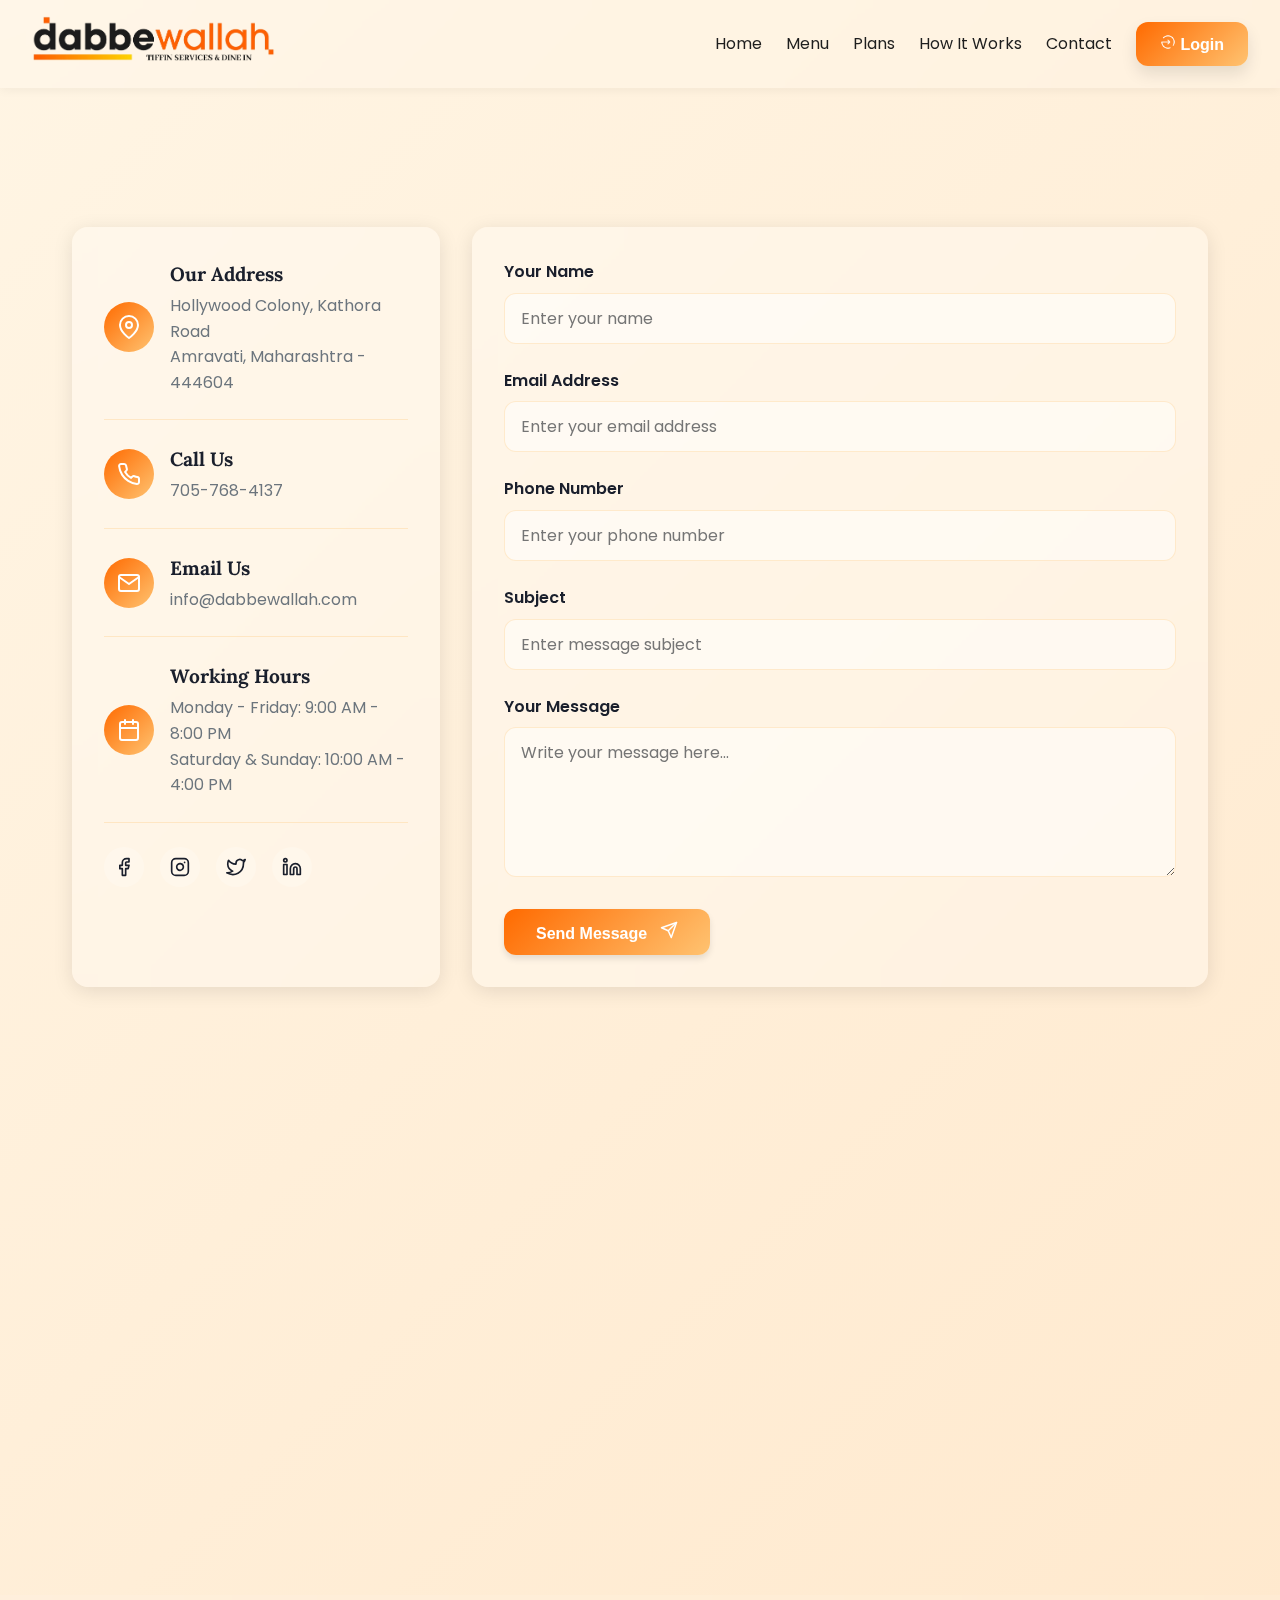
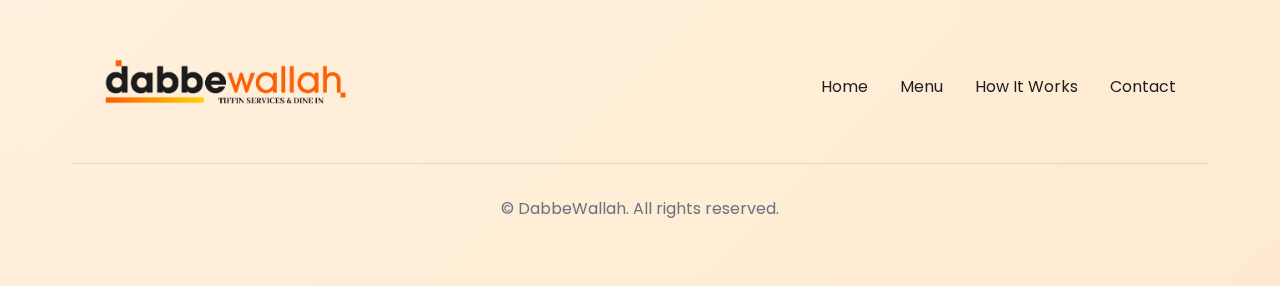
<file: ContactUs.html>
<!DOCTYPE html>
<html lang="en">
<head>
  <meta charset="UTF-8">
  <meta name="viewport" content="width=device-width, initial-scale=1">
  <title>Contact Us - Dabbewallah</title>
  <link href="https://fonts.googleapis.com/css2?family=Lora:ital,wght@0,400;0,700;1,400&family=Poppins:wght@400;600&display=swap" rel="stylesheet">
  <link rel="stylesheet" href="CSS/style.css">
  <style>
    /* Base styles */
    
    /* Container */
    .container {
      max-width: 1200px;
      margin: 0 auto;
      padding: 2rem;
    }

    /* Header */
    .header {
      text-align: center;
      margin-bottom: 3rem;
      opacity: 0;
      transform: translateY(20px);
      animation: fadeInUp 0.6s forwards;
    }

    .header h1 {
      font-size: 2.5rem;
      margin-bottom: 0.5rem;
      position: relative;
      display: inline-block;
    }

    .header h1 span {
      color: var(--primary);
    }

    .header h1::after {
      content: '';
      position: absolute;
      bottom: -10px;
      left: 50%;
      transform: translateX(-50%);
      width: 80px;
      height: 3px;
      background: linear-gradient(to right, var(--secondary), var(--primary));
      border-radius: 2px;
    }

    .header p {
      color: var(--muted);
      margin: 1.5rem auto 1rem;
      max-width: 600px;
    }

    /* Contact section */
    .contact-section {
      display: flex;
      flex-wrap: wrap;
      gap: 2rem;
      margin-bottom: 4rem;
    }

    .contact-info {
      flex: 1;
      min-width: 300px;
    }

    .contact-form {
      flex: 2;
      min-width: 300px;
    }

    .contact-card {
      background-color: var(--card-bg);
      backdrop-filter: blur(10px);
      border-radius: 1rem;
      overflow: hidden;
      box-shadow: 0 4px 20px rgba(0, 0, 0, 0.1);
      padding: 2rem;
      height: 100%;
      opacity: 0;
      transform: translateY(20px);
      animation: fadeInUp 0.6s forwards 0.3s;
      transition: transform 0.3s, box-shadow 0.3s;
    }

    .contact-card:hover {
      transform: translateY(-5px);
      box-shadow: 0 10px 30px rgba(0, 0, 0, 0.15);
    }

    /* Contact Info */
    .info-item {
      display: flex;
      align-items: center;
      margin-bottom: 1.5rem;
      padding-bottom: 1.5rem;
      border-bottom: 1px solid var(--border);
    }

    .info-item:last-child {
      border-bottom: none;
      margin-bottom: 0;
      padding-bottom: 0;
    }

    .info-icon {
      width: 50px;
      height: 50px;
      border-radius: 50%;
      background: linear-gradient(135deg, var(--primary), var(--secondary));
      display: flex;
      align-items: center;
      justify-content: center;
      margin-right: 1rem;
      flex-shrink: 0;
      color: white;
      font-size: 1.5rem;
    }

    .info-content h3 {
      font-size: 1.2rem;
      margin-bottom: 0.2rem;
      color: var(--foreground);
    }

    .info-content p, .info-content a {
      color: var(--muted);
      text-decoration: none;
      transition: color 0.3s;
    }

    .info-content a:hover {
      color: var(--primary);
    }

    .social-links {
      display: flex;
      gap: 1rem;
      margin-top: 1rem;
    }

    .social-link {
      width: 40px;
      height: 40px;
      border-radius: 50%;
      background-color: rgba(255, 255, 255, 0.2);
      display: flex;
      align-items: center;
      justify-content: center;
      color: var(--foreground);
      text-decoration: none;
      transition: all 0.3s;
    }

    .social-link:hover {
      background: linear-gradient(135deg, var(--primary), var(--secondary));
      color: white;
      transform: translateY(-3px);
    }

    /* Form */
    .form-group {
      margin-bottom: 1.5rem;
    }

    .form-label {
      display: block;
      margin-bottom: 0.5rem;
      font-weight: 600;
      color: var(--foreground);
    }

    .form-control {
      width: 100%;
      padding: 0.75rem 1rem;
      border-radius: 0.75rem;
      border: 1px solid var(--border);
      background-color: rgba(255, 255, 255, 0.5);
      font-family: 'Poppins', sans-serif;
      font-size: 1rem;
      transition: all 0.3s;
    }

    .form-control:focus {
      outline: none;
      border-color: var(--primary);
      box-shadow: 0 0 0 3px rgba(255, 106, 0, 0.2);
    }

    textarea.form-control {
      min-height: 150px;
      resize: vertical;
    }

    .submit-btn {
      background: linear-gradient(135deg, var(--primary), var(--secondary));
      color: white;
      border: none;
      padding: 0.75rem 2rem;
      border-radius: 0.75rem;
      font-weight: 600;
      cursor: pointer;
      transition: transform 0.3s, box-shadow 0.3s;
      display: inline-block;
      box-shadow: 0 4px 6px rgba(0, 0, 0, 0.1);
      font-size: 1rem;
    }

    .submit-btn:hover {
      transform: translateY(-2px);
      box-shadow: 0 6px 8px rgba(0, 0, 0, 0.15);
    }

    /* Map */
    .map-container {
      width: 100%;
      height: 400px;
      border-radius: 1rem;
      overflow: hidden;
      box-shadow: 0 4px 20px rgba(0, 0, 0, 0.1);
      margin-bottom: 4rem;
      opacity: 0;
      transform: translateY(20px);
      animation: fadeInUp 0.6s forwards 0.6s;
    }

    .map-iframe {
      width: 100%;
      height: 100%;
      border: none;
    }

    /* Toast notification */
    .toast {
      position: fixed;
      top: 100px;
      right: 20px;
      background-color: var(--success);
      color: white;
      padding: 1rem 1.5rem;
      border-radius: 0.75rem;
      box-shadow: 0 4px 15px rgba(0, 0, 0, 0.2);
      display: flex;
      align-items: center;
      transform: translateX(200%);
      transition: transform 0.5s ease;
      z-index: 1001;
    }

    .toast.show {
      transform: translateX(0);
    }

    .toast-icon {
      margin-right: 0.75rem;
      font-size: 1.2rem;
    }

    /* Animations */
    @keyframes fadeInUp {
      from {
        opacity: 0;
        transform: translateY(20px);
      }
      to {
        opacity: 1;
        transform: translateY(0);
      }
    }

    @keyframes pulse {
      0% {
        transform: scale(1);
      }
      50% {
        transform: scale(1.05);
      }
      100% {
        transform: scale(1);
      }
    }

    .pulse {
      animation: pulse 2s infinite;
    }

    /* Footer */
    .footer {
      background-color: rgba(255, 255, 255, 0.1);
      backdrop-filter: blur(10px);
      padding: 2rem 0;
      margin-top: 3rem;
      text-align: center;
    }

    .footer-content {
      max-width: 1200px;
      margin: 0 auto;
      padding: 0 2rem;
    }

    .footer-logo {
      font-size: 1.5rem;
      margin-bottom: 1rem;
    }

    .footer-links {
      display: flex;
      justify-content: center;
      flex-wrap: wrap;
      gap: 2rem;
      margin-bottom: 1rem;
    }

    .footer-link {
      color: var(--foreground);
      text-decoration: none;
      transition: color 0.3s;
    }

    .footer-link:hover {
      color: var(--primary);
    }

    .footer-text {
      color: var(--muted);
      font-size: 0.9rem;
      margin-top: 1.5rem;
    }

    /* Responsive */
    @media (max-width: 768px) {
      .nav-links {
        display: none;
      }

      .mobile-menu-btn {
        display: block;
      }

      .header h1 {
        font-size: 2rem;
      }

      .contact-section {
        flex-direction: column;
      }
    }

    @media (max-width: 480px) {
      .container {
        padding: 1rem;
      }

      .header h1 {
        font-size: 1.8rem;
      }

      .info-icon {
        width: 40px;
        height: 40px;
        font-size: 1.2rem;
      }

      .contact-card {
        padding: 1.5rem;
      }
    }
  </style>
</head>
<body>
  <!-- Navbar -->
  <nav class="navbar">
    <!-- <div class="logo">Dabbe<span style="color:var(--secondary)">Wallah</span></div> -->
     <div class="logo"><img src="img/logo2.png" alt="" style="height: 45px;"></div>
    <button class="mobile-menu-btn">☰</button>
    <div class="nav-links">
      <a href="index.html">Home</a>
      <a href="menu.html">Menu</a>
      <a href="#plans">Plans</a>

      <a href="#how-it-works">How It Works</a>
      <a href="#contact">Contact</a>
 
      <button onclick="location.href='login.html'" class="btn">
        <img src="login.png" style="height:16px; padding: 0; margin: 0;"> Login
      </button>    </div>
      
  </nav>

  <div class="container">
    <!-- Header -->
    <div class="header">
      <h1>Get In <span>Touch</span> With Us</h1>
      <p>We'd love to hear from you! Whether you have a question about our meal plans, delivery areas, or just want to say hello, we're here to help.</p>
    </div>

    <!-- Contact section -->
    <div class="contact-section">
      <!-- Contact Info -->
      <div class="contact-info">
        <div class="contact-card">
          <div class="info-item">
            <div class="info-icon pulse">
              <svg xmlns="http://www.w3.org/2000/svg" width="24" height="24" viewBox="0 0 24 24" fill="none" stroke="currentColor" stroke-width="2" stroke-linecap="round" stroke-linejoin="round">
                <path d="M21 10c0 7-9 13-9 13s-9-6-9-13a9 9 0 0 1 18 0z"></path>
                <circle cx="12" cy="10" r="3"></circle>
              </svg>
            </div>
            <div class="info-content">
              <h3>Our Address</h3>
              <p>Hollywood Colony, Kathora Road<br>Amravati, Maharashtra - 444604</p>
            </div>
          </div>
          
          <div class="info-item">
            <div class="info-icon">
              <svg xmlns="http://www.w3.org/2000/svg" width="24" height="24" viewBox="0 0 24 24" fill="none" stroke="currentColor" stroke-width="2" stroke-linecap="round" stroke-linejoin="round">
                <path d="M22 16.92v3a2 2 0 0 1-2.18 2 19.79 19.79 0 0 1-8.63-3.07 19.5 19.5 0 0 1-6-6 19.79 19.79 0 0 1-3.07-8.67A2 2 0 0 1 4.11 2h3a2 2 0 0 1 2 1.72 12.84 12.84 0 0 0 .7 2.81 2 2 0 0 1-.45 2.11L8.09 9.91a16 16 0 0 0 6 6l1.27-1.27a2 2 0 0 1 2.11-.45 12.84 12.84 0 0 0 2.81.7A2 2 0 0 1 22 16.92z"></path>
              </svg>
            </div>
            <div class="info-content">
              <h3>Call Us</h3>
              <p><a href="tel:7057684137">705-768-4137</a></p>
            </div>
          </div>
          
          <div class="info-item">
            <div class="info-icon">
              <svg xmlns="http://www.w3.org/2000/svg" width="24" height="24" viewBox="0 0 24 24" fill="none" stroke="currentColor" stroke-width="2" stroke-linecap="round" stroke-linejoin="round">
                <path d="M4 4h16c1.1 0 2 .9 2 2v12c0 1.1-.9 2-2 2H4c-1.1 0-2-.9-2-2V6c0-1.1.9-2 2-2z"></path>
                <polyline points="22,6 12,13 2,6"></polyline>
              </svg>
            </div>
            <div class="info-content">
              <h3>Email Us</h3>
              <p><a href="mailto:info@dabbewallah.com">info@dabbewallah.com</a></p>
            </div>
          </div>
          
          <div class="info-item">
            <div class="info-icon">
              <svg xmlns="http://www.w3.org/2000/svg" width="24" height="24" viewBox="0 0 24 24" fill="none" stroke="currentColor" stroke-width="2" stroke-linecap="round" stroke-linejoin="round">
                <rect x="3" y="4" width="18" height="18" rx="2" ry="2"></rect>
                <line x1="16" y1="2" x2="16" y2="6"></line>
                <line x1="8" y1="2" x2="8" y2="6"></line>
                <line x1="3" y1="10" x2="21" y2="10"></line>
              </svg>
            </div>
            <div class="info-content">
              <h3>Working Hours</h3>
              <p>Monday - Friday: 9:00 AM - 8:00 PM<br>Saturday & Sunday: 10:00 AM - 4:00 PM</p>
            </div>
          </div>
          
          <div class="social-links">
            <a href="#" class="social-link">
              <svg xmlns="http://www.w3.org/2000/svg" width="20" height="20" viewBox="0 0 24 24" fill="none" stroke="currentColor" stroke-width="2" stroke-linecap="round" stroke-linejoin="round">
                <path d="M18 2h-3a5 5 0 0 0-5 5v3H7v4h3v8h4v-8h3l1-4h-4V7a1 1 0 0 1 1-1h3z"></path>
              </svg>
            </a>
            <a href="#" class="social-link">
              <svg xmlns="http://www.w3.org/2000/svg" width="20" height="20" viewBox="0 0 24 24" fill="none" stroke="currentColor" stroke-width="2" stroke-linecap="round" stroke-linejoin="round">
                <rect x="2" y="2" width="20" height="20" rx="5" ry="5"></rect>
                <path d="M16 11.37A4 4 0 1 1 12.63 8 4 4 0 0 1 16 11.37z"></path>
                <line x1="17.5" y1="6.5" x2="17.51" y2="6.5"></line>
              </svg>
            </a>
            <a href="#" class="social-link">
              <svg xmlns="http://www.w3.org/2000/svg" width="20" height="20" viewBox="0 0 24 24" fill="none" stroke="currentColor" stroke-width="2" stroke-linecap="round" stroke-linejoin="round">
                <path d="M23 3a10.9 10.9 0 0 1-3.14 1.53 4.48 4.48 0 0 0-7.86 3v1A10.66 10.66 0 0 1 3 4s-4 9 5 13a11.64 11.64 0 0 1-7 2c9 5 20 0 20-11.5a4.5 4.5 0 0 0-.08-.83A7.72 7.72 0 0 0 23 3z"></path>
              </svg>
            </a>
            <a href="#" class="social-link">
              <svg xmlns="http://www.w3.org/2000/svg" width="20" height="20" viewBox="0 0 24 24" fill="none" stroke="currentColor" stroke-width="2" stroke-linecap="round" stroke-linejoin="round">
                <path d="M16 8a6 6 0 0 1 6 6v7h-4v-7a2 2 0 0 0-2-2 2 2 0 0 0-2 2v7h-4v-7a6 6 0 0 1 6-6z"></path>
                <rect x="2" y="9" width="4" height="12"></rect>
                <circle cx="4" cy="4" r="2"></circle>
              </svg>
            </a>
          </div>
        </div>
      </div>
      
      <!-- Contact Form -->
      <div class="contact-form">
        <div class="contact-card">
          <form id="contactForm">
            <div class="form-group">
              <label for="name" class="form-label">Your Name</label>
              <input type="text" id="name" class="form-control" placeholder="Enter your name" required>
            </div>
            
            <div class="form-group">
              <label for="email" class="form-label">Email Address</label>
              <input type="email" id="email" class="form-control" placeholder="Enter your email address" required>
            </div>
            
            <div class="form-group">
              <label for="phone" class="form-label">Phone Number</label>
              <input type="tel" id="phone" class="form-control" placeholder="Enter your phone number">
            </div>
            
            <div class="form-group">
              <label for="subject" class="form-label">Subject</label>
              <input type="text" id="subject" class="form-control" placeholder="Enter message subject">
            </div>
            
            <div class="form-group">
              <label for="message" class="form-label">Your Message</label>
              <textarea id="message" class="form-control" placeholder="Write your message here..." required></textarea>
            </div>
            
            <button type="submit" class="submit-btn">
              Send Message
              <svg xmlns="http://www.w3.org/2000/svg" width="18" height="18" viewBox="0 0 24 24" fill="none" stroke="currentColor" stroke-width="2" stroke-linecap="round" stroke-linejoin="round" style="margin-left: 8px;">
                <line x1="22" y1="2" x2="11" y2="13"></line>
                <polygon points="22 2 15 22 11 13 2 9 22 2"></polygon>
              </svg>
            </button>
          </form>
        </div>
      </div>
    </div>

    <!-- Map -->
    <div class="map-container">
      <iframe class="map-iframe" src="https://www.google.com/maps/embed?pb=!1m18!1m12!1m3!1d29873.252987025238!2d77.72612725!3d20.9334835!2m3!1f0!2f0!3f0!3m2!1i1024!2i768!4f13.1!3m3!1m2!1s0x3bd6a58f505a9f01%3A0x5e3ca5f51a856f88!2sKathora%20Naka%2C%20Amravati%2C%20Maharashtra%20444603!5e0!3m2!1sen!2sin!4v1621234567890!5m2!1sen!2sin" allowfullscreen="" loading="lazy"></iframe>
    </div>
  </div>

  <!-- Toast notification -->
  <div class="toast" id="toast">
    <div class="toast-icon">✓</div>
    <div class="toast-message">Message sent successfully!</div>
  </div>

  <!-- Footer -->
  <footer class="footer">
    <div class="container">
      <div class="footer-content">
        <div class="footer-info">
          <div class="footer-logo">
            <div class="logo"><img src="img/logo2.png" alt="" style="height: 45px;"></div>
          </div>
        </div>
        <div class="footer-links">
          <a href="index.html#home">Home</a>
          <a href="">Menu</a>
          <a href="index.html#how-it-works">How It Works</a>
          <a href="index.html#contact">Contact</a>
        </div>
      </div>
      <div class="copyright">
        &copy; <span id="current-year"></span> DabbeWallah. All rights reserved.
      </div>
    </div>
  </footer>

  <script>
    // Mobile menu toggle
    const mobileMenuBtn = document.querySelector('.mobile-menu-btn');
    const mobileMenu = document.querySelector('.mobile-menu');

    if (mobileMenuBtn && mobileMenu) {
      mobileMenuBtn.addEventListener('click', () => {
        mobileMenu.classList.toggle('active');
      });
    }

    // Contact form submission
    const contactForm = document.getElementById('contactForm');
    const toast = document.getElementById('toast');

    contactForm.addEventListener('submit', function(event) {
      event.preventDefault();
      
      // Here you would normally send the form data to a server
      // For this example, we'll just show a success message
      
      // Get form values
      const name = document.getElementById('name').value;
      const email = document.getElementById('email').value;
      const phone = document.getElementById('phone').value;
      const subject = document.getElementById('subject').value;
      const message = document.getElementById('message').value;
      
      console.log('Form submitted:', { name, email, phone, subject, message });
      
      // Show success message
      toast.classList.add('show');
      
      // Hide toast after 3 seconds
      setTimeout(() => {
        toast.classList.remove('show');
      }, 3000);
      
      // Reset form
      contactForm.reset();
    });

    // Optional: Add animation to form elements when they come into view
    document.addEventListener('DOMContentLoaded', function() {
      const observer = new IntersectionObserver((entries) => {
        entries.forEach(entry => {
          if (entry.isIntersecting) {
            entry.target.style.opacity = 1;
            entry.target.style.transform = 'translateY(0)';
          }
        });
      }, {
        threshold: 0.1
      });
      
      // Observe elements with animations
      document.querySelectorAll('.contact-card, .map-container').forEach(el => {
        observer.observe(el);
      });
    });
  </script>
  <script>
    const form = document.getElementById("contactForm");
  
    form.addEventListener("submit", function (e) {
      e.preventDefault();
  
      const data = {
        name: document.getElementById("name").value,
        email: document.getElementById("email").value,
        phone: document.getElementById("phone").value,
        subject: document.getElementById("subject").value,
        message: document.getElementById("message").value,
      };
  
      fetch("https://script.google.com/macros/s/AKfycbwGYZKsr4bjdQn0WPHs0t0BgyWDN4Doi5pZNMgTtXyvo-QTgni-OUUFtCVtqSH-Pcsu/exec", {
        method: "POST",
        body: JSON.stringify(data),
        headers: {
          "Content-Type": "application/json"
        }
      })
      .then(res => res.json())
      .then(response => {
        if (response.result === "success") {
          document.getElementById("toast").classList.add("show");
          form.reset();
          setTimeout(() => document.getElementById("toast").classList.remove("show"), 3000);
        }
      })
      .catch(error => console.error("Error!", error.message));
    });
  </script>
</body>
</html>
<!-- 


* {
  margin: 0;
  padding: 0;
  box-sizing: border-box;
}

:root {
  --primary: #ff6a00;
  --secondary: #ffc371;
  --foreground: #1a1f2c;
  --background-start: #fff5e4;
  --background-end: #ffe8cc;
  --card-bg: rgba(255, 255, 255, 0.3);
  --muted: #6c757d;
  --border: rgba(255, 196, 113, 0.3);
  --hover: rgba(255, 255, 255, 0.5);
  --shadow: rgba(0, 0, 0, 0.1);
  --success: #28a745;
}

body {
  font-family: 'Poppins', sans-serif;
  background: linear-gradient(135deg, var(--background-start), var(--background-end));
  color: var(--foreground);
  min-height: 100vh;
  line-height: 1.6;
  padding-top: 80px; /* For fixed navbar */
}

h1, h2, h3 {
  font-family: 'Lora', serif;
  font-weight: 700;
}

/* Navbar */
.navbar {
  position: fixed;
  top: 0;
  left: 0;
  width: 100%;
  background-color: rgba(255, 255, 255, 0.15);
  backdrop-filter: blur(10px);
  z-index: 1000;
  padding: 1rem 2rem;
  box-shadow: 0 2px 10px rgba(0, 0, 0, 0.05);
}

.navbar-container {
  display: flex;
  justify-content: space-between;
  align-items: center;
  max-width: 1200px;
  margin: 0 auto;
}

.logo {
  font-size: 1.5rem;
  font-weight: bold;
  text-decoration: none;
}

.logo-primary {
  color: var(--primary);
}

.logo-secondary {
  color: var(--secondary);
}

.nav-links {
  display: flex;
  gap: 2rem;
}

.nav-link {
  color: var(--foreground);
  text-decoration: none;
  transition: color 0.3s;
}

.nav-link:hover {
  color: var(--primary);
}

.login-btn {
  background: linear-gradient(135deg, var(--primary), var(--secondary));
  color: white;
  border: none;
  padding: 0.5rem 1.5rem;
  border-radius: 0.75rem;
  font-weight: 600;
  cursor: pointer;
  transition: transform 0.3s, box-shadow 0.3s;
  display: flex;
  align-items: center;
  gap: 0.5rem;
  box-shadow: 0 4px 6px rgba(0, 0, 0, 0.1);
}

.login-btn:hover {
  transform: translateY(-2px);
  box-shadow: 0 6px 8px rgba(0, 0, 0, 0.15);
}

.mobile-menu-btn {
  display: none;
  background: none;
  border: none;
  font-size: 1.5rem;
  color: var(--foreground);
  cursor: pointer;
}

.mobile-menu {
  display: none;
  position: absolute;
  top: 100%;
  left: 0;
  width: 100%;
  background-color: rgba(255, 255, 255, 0.95);
  backdrop-filter: blur(10px);
  padding: 1rem;
  box-shadow: 0 4px 6px rgba(0, 0, 0, 0.1);
  flex-direction: column;
  gap: 1rem;
}

.mobile-menu.active {
  display: flex;
} -->
</file>
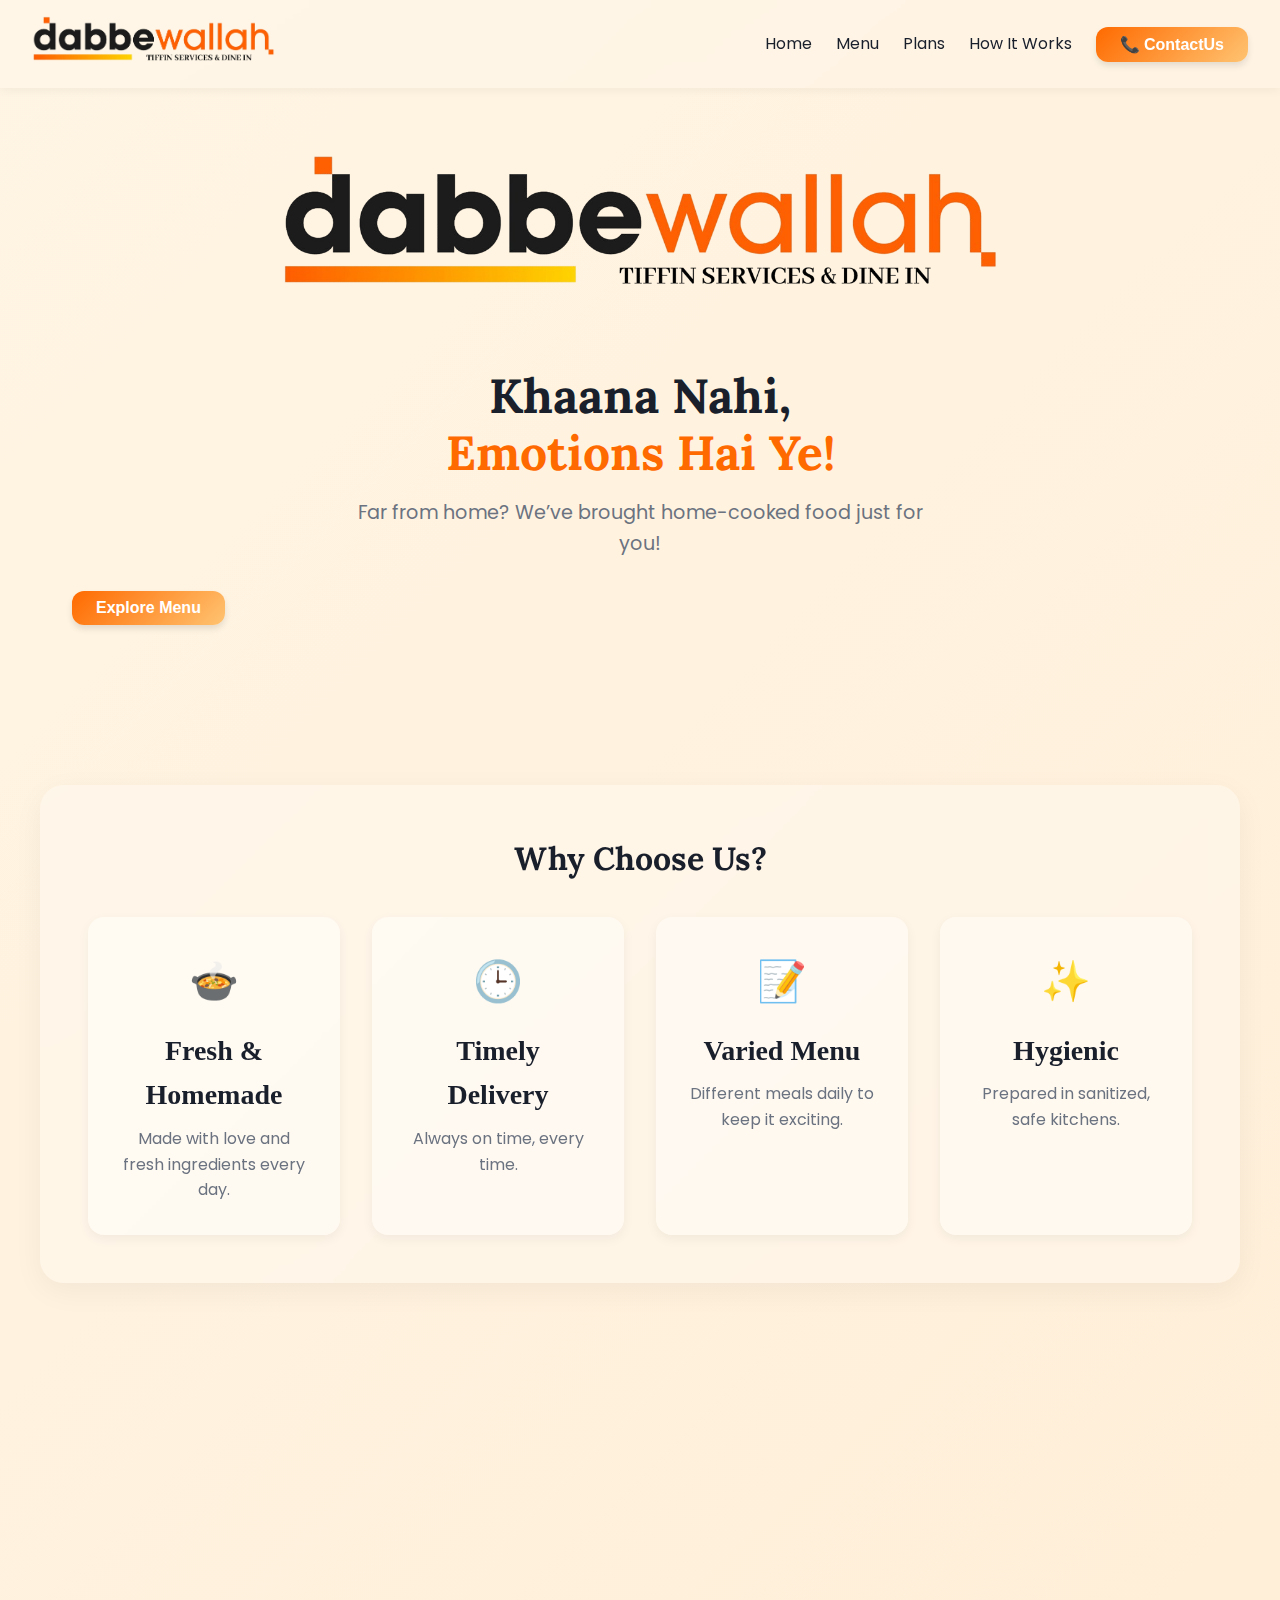
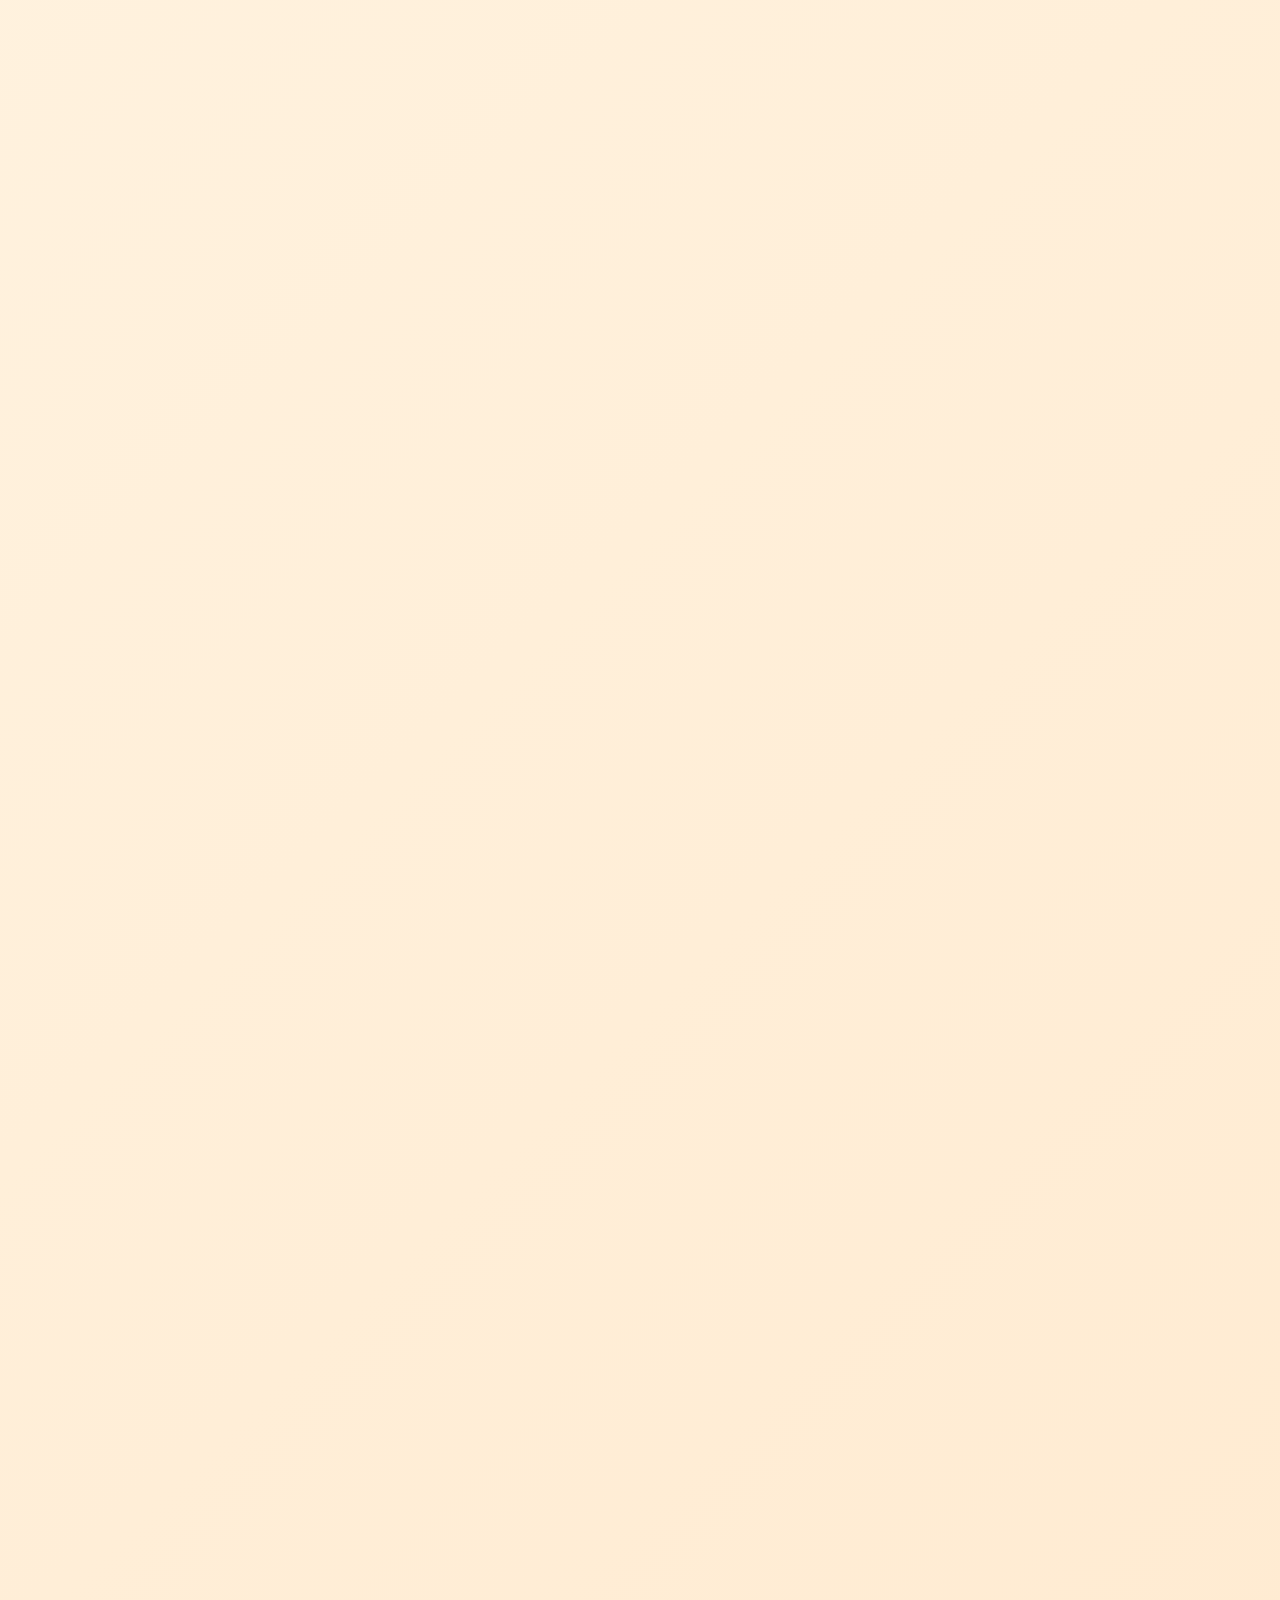
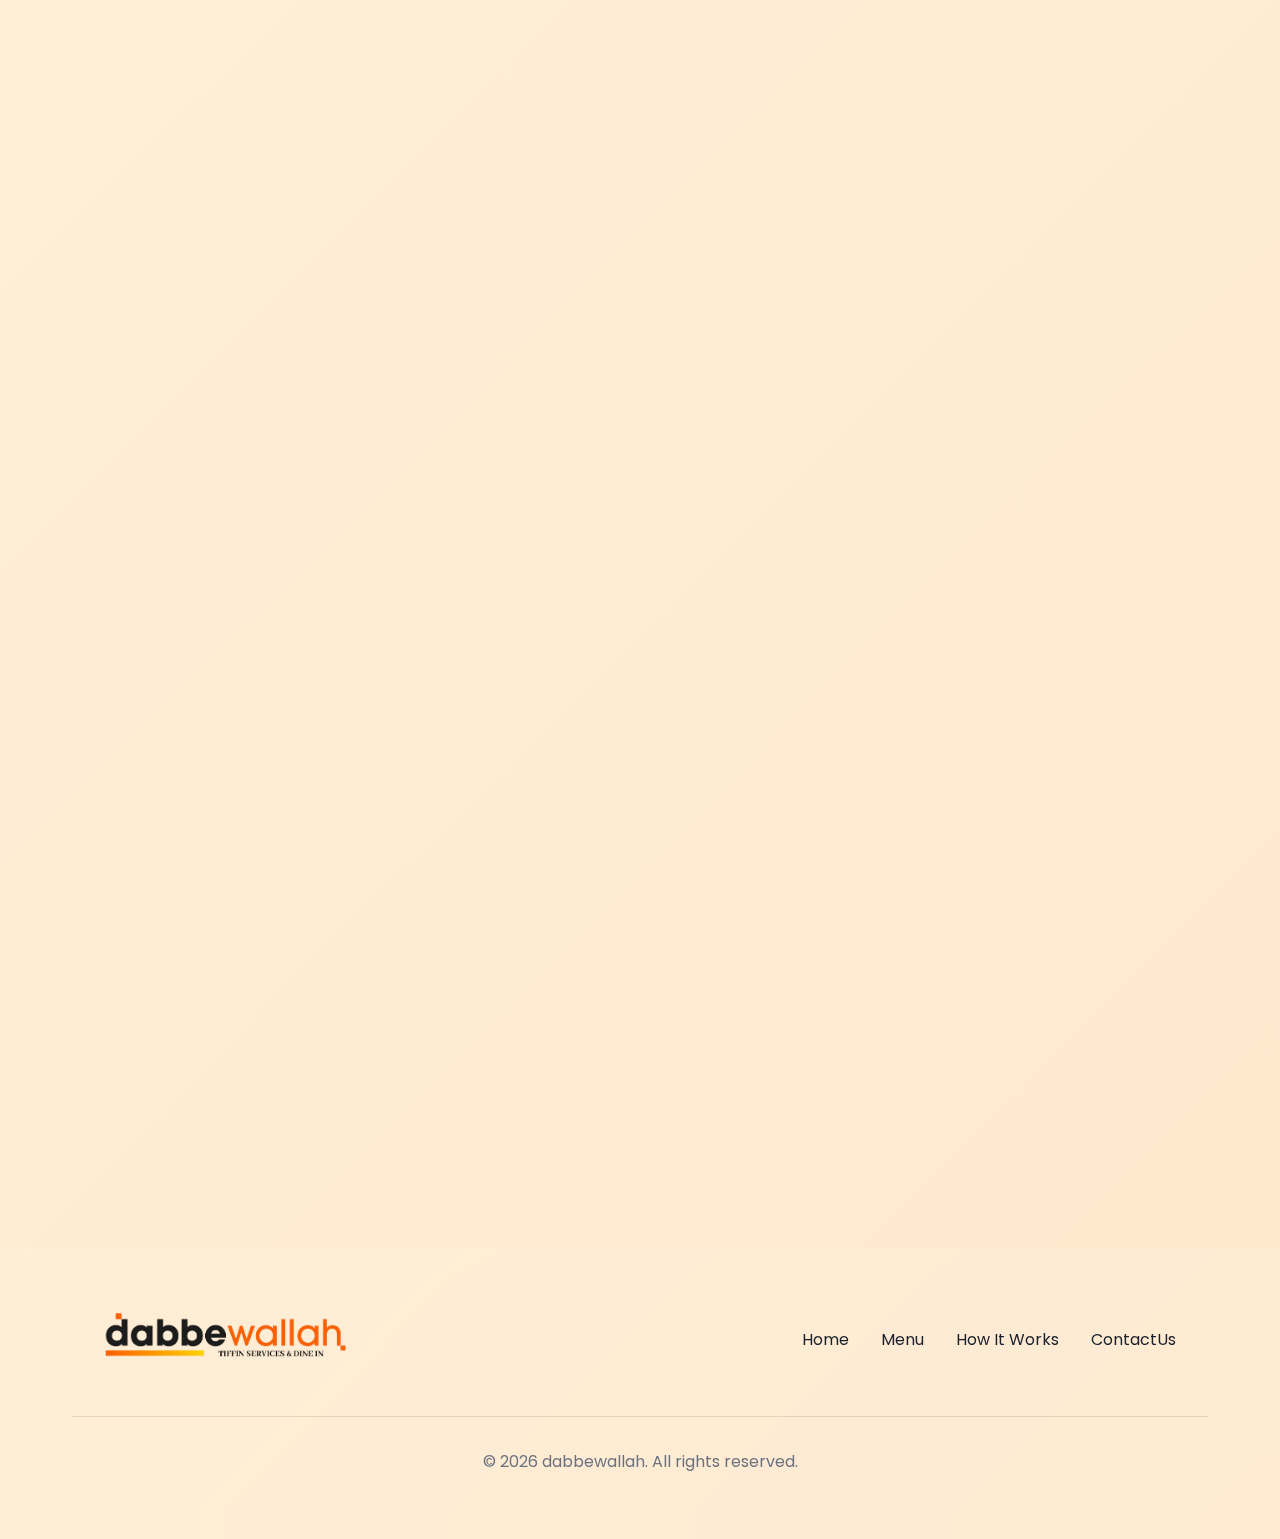
<file: demo.html>
<!DOCTYPE html>
<html lang="en">
<head>
  <meta charset="UTF-8" />
  <meta name="viewport" content="width=device-width, initial-scale=1.0" />
  <title>DabbeWallah - Enjoy authentic, home-cooked tiffin service</title>
  <link href="https://fonts.googleapis.com/css2?family=Lora:ital,wght@0,400;0,700;1,400&family=Poppins:wght@400;600&display=swap" rel="stylesheet" />
  <link rel="stylesheet" href="CSS/style.css">
  <link rel="stylesheet" href="CSS/ContactUs.css">
  <link rel="stylesheet" href="CSS/menu.css">
  <link rel="stylesheet" href="CSS/plan.css">
  <style>
    /* Mobile-first default styles for nav */
    .nav-links {
      display: none;
      flex-direction: column;
      gap: 1rem;
      background-color: white;
      position: absolute;
      top: 60px;
      right: 20px;
      padding: 1rem;
      box-shadow: 0 5px 15px rgba(0,0,0,0.2);
      border-radius: 8px;
      z-index: 100;
    }
  
    .nav-links a,
    .nav-links .btn {
      display: block;
      text-align: left;
    }
  
    .mobile-menu-btn {
      font-size: 1.8rem;
      background: none;
      border: none;
      cursor: pointer;
      display: block;
    }
  
    .nav-links.active {
      display: flex;
    }
  
    /* Desktop styles for nav */
    @media (min-width: 768px) {
      .mobile-menu-btn {
        display: none;
      }
      .nav-links {
        display: flex !important;
        flex-direction: row;
        gap: 1.5rem;
        position: static;
        background: none;
        padding: 0;
        box-shadow: none;
      }
    }
  </style>
</head>
<body>
  <nav class="navbar">
     <div class="logo"><img src="img/logo2.png" alt="DabbeWallah Logo" style="height: 45px;"></div>
    <button class="mobile-menu-btn">☰</button>
    <div class="nav-links">
      <a href="#home">Home</a>
      <a href="menu.html">Menu</a>
      <a href="#plans">Plans</a>
      <a href="#how-it-works">How It Works</a>
      <button onclick="location.href='#ContactUs'" class="btn">
       📞 ContactUs
      </button>    
    </div>
  </nav>

  <section id="home" class="hero">
     <div class="logocontain">
      <img src="img/logo2.png" alt="DabbeWallah Logo">
     </div>
    <div class="container">
      <h1>Khaana Nahi,<br><span class="highlight"> Emotions Hai Ye!</span></h1>
      <p>Far from home? We’ve brought home-cooked food just for you!</p>
      <a href="menu.html">
        <button class="btn">Explore Menu</button>
      </a>
    </div>
  </section>

  <section id="features" class="features">
    <div class="container">
      <h2 class="section-title">Why Choose Us?</h2>
      <div class="features-grid">
        <div class="feature-card">
          <div class="feature-icon">🍲</div>
          <h3>Fresh & Homemade</h3>
          <p>Made with love and fresh ingredients every day.</p>
        </div>
        <div class="feature-card">
          <div class="feature-icon">🕒</div>
          <h3>Timely Delivery</h3>
          <p>Always on time, every time.</p>
        </div>
        <div class="feature-card">
          <div class="feature-icon">📝</div>
          <h3>Varied Menu</h3>
          <p>Different meals daily to keep it exciting.</p>
        </div>
        <div class="feature-card">
          <div class="feature-icon">✨</div>
          <h3>Hygienic</h3>
          <p>Prepared in sanitized, safe kitchens.</p>
        </div>
      </div>
    </div>
  </section>

  <section id="plans" class="plans">
    <div class="container">
      <h2 class="section-title">Our Meal Plans</h2>
      
      <style>
        /* This CSS makes the show/hide functionality work */
        .plan-category-section {
          display: none;
          animation: fadeInUp 0.6s forwards;
        }

        .plan-category-section.active {
          display: block;
        }
      </style>

      <div class="category-selector">
        <div class="category-selector-container">
          <button class="category-btn active" data-category="veg-plans" style="border: 2px solid green;">
            Veg <h1>🥗</h1>
          </button>
          <button class="category-btn" data-category="non-veg-plans" style="border: 2px solid red;">
            Non-Veg <h1>🥩🍗</h1>
          </button>
        </div>
      </div>

      <div class="plans-content">
        <div id="veg-plans" class="plan-category-section active">
          <div class="plans-grid">
            <div class="plan-card">
              <div class="food-tag">
                <svg class="veg-symbol" viewBox="0 0 100 100" fill="currentColor">
                  <rect width="100" height="100" fill="none" stroke="currentColor" stroke-width="8"/>
                  <circle cx="50" cy="50" r="25" fill="currentColor" />
                </svg>
                <h4>Full Tiffin</h4>
              </div>
              <ul>
                <li>2 Times a Day</li>
                <li>5-7 Rotis</li>
              </ul>
              <div class="price">₹ 2300<span>/month</span></div>
              <button class="select-plan-btn">Select Plan</button>
            </div>
            <div class="plan-card">
              <div class="food-tag">
                <svg class="veg-symbol" viewBox="0 0 100 100" fill="currentColor">
                  <rect width="100" height="100" fill="none" stroke="currentColor" stroke-width="8"/>
                  <circle cx="50" cy="50" r="25" fill="currentColor" />
                </svg>
                <h4>Half Tiffin</h4>
              </div>
              <ul>
                <li>2 Times a Day</li>
                <li>3 Rotis</li>
              </ul>
              <div class="price">₹ 1600<span>/month</span></div>
              <button class="select-plan-btn">Select Plan</button>
            </div>
            <div class="plan-card">
              <div class="food-tag">
                <svg class="veg-symbol" viewBox="0 0 100 100" fill="currentColor">
                  <rect width="100" height="100" fill="none" stroke="currentColor" stroke-width="8"/>
                  <circle cx="50" cy="50" r="25" fill="currentColor" />
                </svg>
                <h4>Full Dine-in (Veg)</h4>
              </div>
              <ul>
                <li>Unlimited for 1 Person</li>
                <li>2 Times a Day</li>
              </ul>
              <div class="price">₹ 2300<span>/month</span></div>
              <button class="select-plan-btn">Select Plan</button>
            </div>
          </div>
        </div>

        <div id="non-veg-plans" class="plan-category-section">
          <div class="plans-grid">
            <div class="plan-card">
              <div class="food-tag">
                <svg class="non-veg-symbol" viewBox="0 0 100 100" fill="currentColor">
                  <rect width="100" height="100" fill="none" stroke="currentColor" stroke-width="8"/>
                  <polygon points="50,20 85,80 15,80" fill="currentColor" />
                </svg>
                <h4>Full Tiffin</h4>
              </div>
              <ul>
                <li>2 Times a Day</li>
                <li>5-7 Rotis</li>
              </ul>
              <div class="price">₹ 2400<span>/month</span></div>
              <button class="select-plan-btn">Select Plan</button>
            </div>
            <div class="plan-card">
              <div class="food-tag">
                <svg class="non-veg-symbol" viewBox="0 0 100 100" fill="currentColor">
                  <rect width="100" height="100" fill="none" stroke="currentColor" stroke-width="8"/>
                  <polygon points="50,20 85,80 15,80" fill="currentColor" />
                </svg>
                <h4>Half Tiffin</h4>
              </div>
              <ul>
                <li>2 Times a Day</li>
                <li>3 Rotis</li>
              </ul>
              <div class="price">₹ 1800<span>/month</span></div>
              <button class="select-plan-btn">Select Plan</button>
            </div>
            <div class="plan-card">
              <div class="food-tag">
                <svg class="non-veg-symbol" viewBox="0 0 100 100" fill="currentColor">
                  <rect width="100" height="100" fill="none" stroke="currentColor" stroke-width="8"/>
                  <polygon points="50,20 85,80 15,80" fill="currentColor" />
                </svg>
                <h4>Full Dine-in (Non-Veg)</h4>
              </div>
              <ul>
                <li>Unlimited for 1 Person</li>
                <li>2 Times a Day</li>
              </ul>
              <div class="price">₹ 2400<span>/month</span></div>
              <button class="select-plan-btn">Select Plan</button>
            </div>
          </div>
        </div>
      </div>
    </div>
  </section>

  <section id="how-it-works" class="how-it-works">
    <div class="container">
      <h2 class="section-title">🛠️ How It Works</h2>
      <div class="steps">
        <div class="step">
          <div class="step-number">1</div>
          <div class="step-content">
            <h3>📋 Choose Your Plan</h3>
            <p>Select from our variety of meal plans that suit your needs and preferences.</p>
          </div>
        </div>
        <div class="step">
          <div class="step-number">2</div>
          <div class="step-content">
            <h3>⏰ Schedule Delivery</h3>
            <p>Tell us when and where you want your meals delivered.</p>
          </div>
        </div>
        <div class="step">
          <div class="step-number">3</div>
          <div class="step-content">
            <h3>🍱 Enjoy Fresh Food</h3>
            <p>Receive your hot, freshly-cooked meals right at your doorstep.</p>
          </div>
        </div>
        <div class="step">
          <div class="step-number">4</div>
          <div class="step-content">
            <h3>🗓️ Subscribe Monthly</h3>
            <p>For regular delivery, subscribe to our monthly plans and save more.</p>
          </div>
        </div>
      </div>
    </div>
  </section>

  <section id="ContactUs" class="ContactUs" style="padding-bottom: 0;">
    <div class="container">
      <div class="header">
        <h1>🤝 Get In <span>Touch</span> With Us</h1>
        <p>We'd love to hear from you! Whether you have a question about our meal plans, delivery areas, or just want to say hello, we're here to help.</p>
      </div>
  
      <div class="contact-section">
        <div class="contact-info">
          <div class="contact-card">
            <div class="info-item">
              <div class="info-icon pulse">
                <svg xmlns="http://www.w3.org/2000/svg" width="24" height="24" viewBox="0 0 24 24" fill="none" stroke="currentColor" stroke-width="2" stroke-linecap="round" stroke-linejoin="round"><path d="M21 10c0 7-9 13-9 13s-9-6-9-13a9 9 0 0 1 18 0z"></path><circle cx="12" cy="10" r="3"></circle></svg>
              </div>
              <div class="info-content">
                <h3>Our Address</h3>
                <p>Hollywood Colony, Kathora Road<br>Amravati, Maharashtra - 444604</p>
              </div>
            </div>
            <div class="info-item">
              <div class="info-icon">
                <svg xmlns="http://www.w3.org/2000/svg" width="24" height="24" viewBox="0 0 24 24" fill="none" stroke="currentColor" stroke-width="2" stroke-linecap="round" stroke-linejoin="round"><path d="M22 16.92v3a2 2 0 0 1-2.18 2 19.79 19.79 0 0 1-8.63-3.07 19.5 19.5 0 0 1-6-6 19.79 19.79 0 0 1-3.07-8.67A2 2 0 0 1 4.11 2h3a2 2 0 0 1 2 1.72 12.84 12.84 0 0 0 .7 2.81 2 2 0 0 1-.45 2.11L8.09 9.91a16 16 0 0 0 6 6l1.27-1.27a2 2 0 0 1 2.11-.45 12.84 12.84 0 0 0 2.81.7A2 2 0 0 1 22 16.92z"></path></svg>
              </div>
              <div class="info-content">
                <h3>Call Us</h3>
                <p><a href="tel:9834802573">983-480-2573</a></p>
              </div>
            </div>
            <div class="info-item">
              <div class="info-icon">
                <svg xmlns="http://www.w3.org/2000/svg" width="24" height="24" viewBox="0 0 24 24" fill="none" stroke="currentColor" stroke-width="2" stroke-linecap="round" stroke-linejoin="round"><path d="M4 4h16c1.1 0 2 .9 2 2v12c0 1.1-.9 2-2 2H4c-1.1 0-2-.9-2-2V6c0-1.1.9-2 2-2z"></path><polyline points="22,6 12,13 2,6"></polyline></svg>
              </div>
              <div class="info-content">
                <h3>Email Us</h3>
                <p><a href="mailto:info@dabbewallah.com">info@dabbewallah.com</a></p>
              </div>
            </div>
            <div class="info-item">
              <div class="info-icon">
                <svg xmlns="http://www.w3.org/2000/svg" width="24" height="24" viewBox="0 0 24 24" fill="none" stroke="currentColor" stroke-width="2" stroke-linecap="round" stroke-linejoin="round"><rect x="3" y="4" width="18" height="18" rx="2" ry="2"></rect><line x1="16" y1="2" x2="16" y2="6"></line><line x1="8" y1="2" x2="8" y2="6"></line><line x1="3" y1="10" x2="21" y2="10"></line></svg>
              </div>
              <div class="info-content">
                <h3>Working Hours</h3>
                <p>8:00 AM - 10:00 PM</p>
              </div>
            </div>
            <div class="social-links">
              <a href="tel:9834802573" class="social-link" title="Call Us"><svg xmlns="http://www.w3.org/2000/svg" width="20" height="20" fill="none" stroke="currentColor" stroke-width="2" stroke-linecap="round" stroke-linejoin="round" viewBox="0 0 24 24"><path d="M22 16.92v3a2 2 0 0 1-2.18 2A19.86 19.86 0 0 1 3 5.18 2 2 0 0 1 5 3h3a2 2 0 0 1 2 1.72c.14 1.1.5 2.17 1.07 3.13a2 2 0 0 1-.45 2.28l-1.27 1.27a16 16 0 0 0 6.6 6.6l1.27-1.27a2 2 0 0 1 2.28-.45 11.36 11.36 0 0 1 3.13 1.07A2 2 0 0 1 22 16.92z"/></svg></a>
              <a href="https://wa.me/919834802573" class="social-link" title="Chat on WhatsApp" target="_blank"><svg xmlns="http://www.w3.org/2000/svg" width="20" height="20" fill="currentColor" viewBox="0 0 24 24"><path d="M20.52 3.48A11.77 11.77 0 0 0 12.07 1a11.76 11.76 0 0 0-10.12 17.58L1 23l4.55-1.19A11.76 11.76 0 0 0 12.07 23 11.77 11.77 0 0 0 23 11.93a11.66 11.66 0 0 0-2.48-8.45zm-8.45 17.2a9.57 9.57 0 0 1-4.89-1.33l-.35-.21-2.7.7.72-2.63-.22-.34a9.64 9.64 0 1 1 8.46 3.81zm5.28-7.22c-.29-.15-1.72-.85-1.98-.95s-.46-.15-.65.15-.75.95-.92 1.15-.34.22-.63.07a7.94 7.94 0 0 1-2.34-1.44 8.84 8.84 0 0 1-1.62-2.02c-.17-.29 0-.45.13-.6s.29-.34.43-.51a2.02 2.02 0 0 0 .29-.48.54.54 0 0 0 0-.51c-.08-.15-.65-1.58-.9-2.17s-.47-.48-.65-.48h-.56a1.08 1.08 0 0 0-.78.36 3.29 3.29 0 0 0-1 2.45 5.69 5.69 0 0 0 1.18 2.68 12.6 12.6 0 0 0 4.87 4.59 14.3 14.3 0 0 0 1.4.51 3.35 3.35 0 0 0 1.55.1 2.6 2.6 0 0 0 1.71-1.21 2.1 2.1 0 0 0 .15-1.21c-.06-.1-.26-.16-.55-.31z"/></svg></a>
              <a href="https://www.facebook.com/share/1BTy4fCmBe/" class="social-link"><svg xmlns="http://www.w3.org/2000/svg" width="20" height="20" viewBox="0 0 24 24" fill="none" stroke="currentColor" stroke-width="2" stroke-linecap="round" stroke-linejoin="round"><path d="M18 2h-3a5 5 0 0 0-5 5v3H7v4h3v8h4v-8h3l1-4h-4V7a1 1 0 0 1 1-1h3z"></path></svg></a>
              <a href="https://www.instagram.com/the_dabbewallah?igsh=OGN3M3lib2pveGM3" class="social-link"><svg xmlns="http://www.w3.org/2000/svg" width="20" height="20" viewBox="0 0 24 24" fill="none" stroke="currentColor" stroke-width="2" stroke-linecap="round" stroke-linejoin="round"><rect x="2" y="2" width="20" height="20" rx="5" ry="5"></rect><path d="M16 11.37A4 4 0 1 1 12.63 8 4 4 0 0 1 16 11.37z"></path><line x1="17.5" y1="6.5" x2="17.51" y2="6.5"></line></svg></a>
            </div>
          </div>
        </div>
        
        <div class="contact-form">
          <div class="contact-card">
            <form id="dabbeForm" method="POST">
              <div class="form-group"><label for="name" class="form-label">👤 Your Name</label><input type="text" id="name" name="name" class="form-control" placeholder="Enter your name" required></div>
              <div class="form-group"><label for="email" class="form-label">📧 Email Address</label><input type="email" id="email" name="email" class="form-control" placeholder="Enter your email address" required></div>
              <div class="form-group"><label for="phone" class="form-label">📞 Phone Number</label><input type="tel" id="phone" name="phone" class="form-control" placeholder="Enter your phone number"></div>
              <div class="form-group"><label for="subject" class="form-label">📝 Subject</label><input type="text" id="subject" name="subject" class="form-control" placeholder="Enter message subject"></div>
              <div class="form-group"><label for="message" class="form-label">💬 Your Message</label><textarea id="message" name="message" class="form-control" placeholder="Write your message here..." required></textarea></div>
              <button type="submit" class="submit-btn">🚀 Send Message</button>
            </form>
          </div>
        </div>
      </div>
  
      <div class="map-container">
        <iframe src="https://www.google.com/maps/embed?pb=!1m14!1m8!1m3!1d7451.615439694483!2d77.75662530157561!3d20.960235500271718!3m2!1i1024!2i768!4f13.1!3m3!1m2!1s0x3bd6a3002e337017%3A0x56905036f0db95ef!2sDabbewallah!5e0!3m2!1sen!2sus!4v1747912641875!5m2!1sen!2sus" frameborder="0" style="border:0;" allowfullscreen="" loading="lazy" referrerpolicy="no-referrer-when-downgrade" width="100%" height="100%"></iframe>
      </div>
    </div>

    <div class="social-bar">
      <a href="#"><button class="social-btn"><img src="img/icons/phone.png" alt="Phone"></button></a>
      <a href="#"><button class="social-btn"><img src="img/icons/Whatsapp.png" alt="WhatsApp"></button></a>
      <a href="#"><button class="social-btn"><img src="img/icons/ig.png" alt="Instagram"></button></a>
      <a href="#"><button class="social-btn"><img src="img/icons/fb.png" alt="Facebook"></button></a>
    </div>
    <style>
      .social-bar { display: flex; justify-content: center; align-items: center; gap: 20px; flex-wrap: wrap; font-family: var(--font-body); }
      .social-btn { background: var(--card-bg); backdrop-filter: var(--blur); border: 1px solid var(--border); border-radius: 50%; width: 4rem; height: 4rem; padding: 10px; cursor: pointer; box-shadow: 0 4px 12px var(--shadow); transition: transform 0.3s ease, background-color 0.3s ease; }
      .social-btn img { width: 100%; height: 100%; object-fit: contain; filter: drop-shadow(0 1px 2px var(--shadow)); }
      .social-btn:hover { background-color: var(--hover); transform: scale(1.1); border-color: var(--secondary); }
    </style>
  </section>

  <footer class="footer">
    <div class="container">
      <div class="footer-content">
        <div class="footer-info">
          <div class="footer-logo">
            <div class="logo"><img src="img/logo2.png" alt="" style="height: 45px;"></div>
          </div>
        </div>
        <div class="footer-links">
          <a href="#home">Home</a>
          <a href="menu.html">Menu</a>
          <a href="#how-it-works">How It Works</a>
          <a href="#ContactUs">ContactUs</a>
        </div>
      </div>
      <div class="copyright">
        © <span id="current-year"></span> dabbewallah. All rights reserved.
      </div>
    </div>
  </footer>

  <script>
  // SCRIPT IS UNCHANGED, AS REQUESTED
  document.addEventListener('DOMContentLoaded', () => {

    // Contact Form Submission
    const dabbeForm = document.getElementById("dabbeForm");
    if(dabbeForm) {
      dabbeForm.addEventListener("submit", async function(e) {
        e.preventDefault();
        
        const form = e.target;
        const submitBtn = form.querySelector('button[type="submit"]');
        const originalBtnText = submitBtn.textContent;
        
        submitBtn.disabled = true;
        submitBtn.textContent = "Sending...";
        submitBtn.style.backgroundColor = "#6c757d"; 
        submitBtn.style.cursor = "not-allowed";

        try {
          const formData = {
            name: form.querySelector("#name").value,
            email: form.querySelector("#email").value,
            phone: form.querySelector("#phone").value,
            subject: form.querySelector("#subject").value,
            message: form.querySelector("#message").value,
            timestamp: new Date().toLocaleString()
          };
          
          const orderedParams = new URLSearchParams();
          for (const [key, value] of Object.entries(formData)) {
            orderedParams.append(key, value);
          }
          
          const scriptURL = 'https://script.google.com/macros/s/AKfycby_Kg6elZM3AxNBxnyqD3PxvAckgokzmJzweqRWA2lnqGbaRgvKUP2EiliP11-OYzZhRQ/exec';
          const response = await fetch(scriptURL, {
            method: "POST",
            body: orderedParams,
            headers: { "Content-Type": "application/x-www-form-urlencoded" }
          });
          
          if (!response.ok) throw new Error(`HTTP error! status: ${response.status}`);
          
          const data = await response.json();
          
          if (data.result === 'success') {
            const successHTML = `<div class="form-success" style="background:#4CAF50;color:white;padding:15px;border-radius:5px;margin:20px 0;text-align:center;animation:fadeIn 0.5s;box-shadow:0 2px 5px rgba(0,0,0,0.2);"><svg xmlns="http://www.w3.org/2000/svg" width="24" height="24" viewBox="0 0 24 24" fill="none" stroke="currentColor" stroke-width="2" stroke-linecap="round" stroke-linejoin="round" style="vertical-align:middle;margin-right:8px;"><path d="M22 11.08V12a10 10 0 1 1-5.93-9.14"></path><polyline points="22 4 12 14.01 9 11.01"></polyline></svg>Message sent successfully! We'll contact you soon.</div>`;
            const existingMessage = document.querySelector('.form-success, .form-error');
            if (existingMessage) existingMessage.remove();
            form.insertAdjacentHTML('afterend', successHTML);
            form.reset();
            setTimeout(() => {
              const successElement = document.querySelector('.form-success');
              if (successElement) {
                successElement.style.animation = "fadeOut 0.5s";
                setTimeout(() => successElement.remove(), 500);
              }
            }, 5000);
          } else {
            throw new Error(data.message || 'Submission failed');
          }
        } catch (error) {
          console.error('Submission error:', error);
          const errorHTML = `<div class="form-error" style="background:#f44336;color:white;padding:15px;border-radius:5px;margin:20px 0;text-align:center;animation:fadeIn 0.5s;box-shadow:0 2px 5px rgba(0,0,0,0.2);"><svg xmlns="http://www.w3.org/2000/svg" width="24" height="24" viewBox="0 0 24 24" fill="none" stroke="currentColor" stroke-width="2" stroke-linecap="round" stroke-linejoin="round" style="vertical-align:middle;margin-right:8px;"><circle cx="12" cy="12" r="10"></circle><line x1="12" y1="8" x2="12" y2="12"></line><line x1="12" y1="16" x2="12.01" y2="16"></line></svg>Failed to send message. Please try again or call us.</div>`;
          const existingMessage = document.querySelector('.form-success, .form-error');
          if (existingMessage) existingMessage.remove();
          form.insertAdjacentHTML('afterend', errorHTML);
        } finally {
          submitBtn.disabled = false;
          submitBtn.textContent = originalBtnText;
          submitBtn.style.backgroundColor = "";
          submitBtn.style.cursor = "";
        }
      });
    }

    const style = document.createElement('style');
    style.textContent = `@keyframes fadeIn{from{opacity:0;transform:translateY(-10px)}to{opacity:1;transform:translateY(0)}}@keyframes fadeOut{from{opacity:1;transform:translateY(0)}to{opacity:0;transform:translateY(-10px)}}`;
    document.head.appendChild(style);

    // Category Selector Functionality
    const categoryButtons = document.querySelectorAll('.category-btn');
    const planCategorySections = document.querySelectorAll('.plan-category-section');

    categoryButtons.forEach(button => {
      button.addEventListener('click', () => {
        categoryButtons.forEach(btn => btn.classList.remove('active'));
        button.classList.add('active');
        const categoryToShow = button.getAttribute('data-category');
        planCategorySections.forEach(section => {
          if (section.id === categoryToShow) {
            section.classList.add('active');
          } else {
            section.classList.remove('active');
          }
        });
      });
    });

    // Mobile Menu
    const mobileMenuBtn = document.querySelector('.mobile-menu-btn');
    const navLinks = document.querySelector('.nav-links');

    mobileMenuBtn.addEventListener('click', () => {
      navLinks.classList.toggle('active');
    });

    const links = document.querySelectorAll('.nav-links a');
    links.forEach(link => {
      link.addEventListener('click', () => {
        if (navLinks.classList.contains('active')) {
          navLinks.classList.remove('active');
        }
      });
    });

    // Smooth Scroll
    document.querySelectorAll('a[href^="#"]').forEach(anchor => {
      anchor.addEventListener('click', function(e) {
        e.preventDefault();
        const targetId = this.getAttribute('href');
        const targetElement = document.querySelector(targetId);
        if (targetElement) {
          window.scrollTo({
            top: targetElement.offsetTop - 60,
            behavior: 'smooth'
          });
        }
      });
    });

    // Copyright Year
    document.getElementById('current-year').textContent = new Date().getFullYear();

    // Animation on Scroll
    function checkIfInView() {
      const elements = document.querySelectorAll('section');
      elements.forEach(element => {
        const position = element.getBoundingClientRect();
        if(position.top < window.innerHeight && position.bottom >= 0) {
          element.style.opacity = '1';
          element.style.transform = 'translateY(0)';
        }
      });
    }
    window.addEventListener('load', checkIfInView);
    window.addEventListener('scroll', checkIfInView);

  }); // End of DOMContentLoaded
  </script>
</body>
</html>
</file>
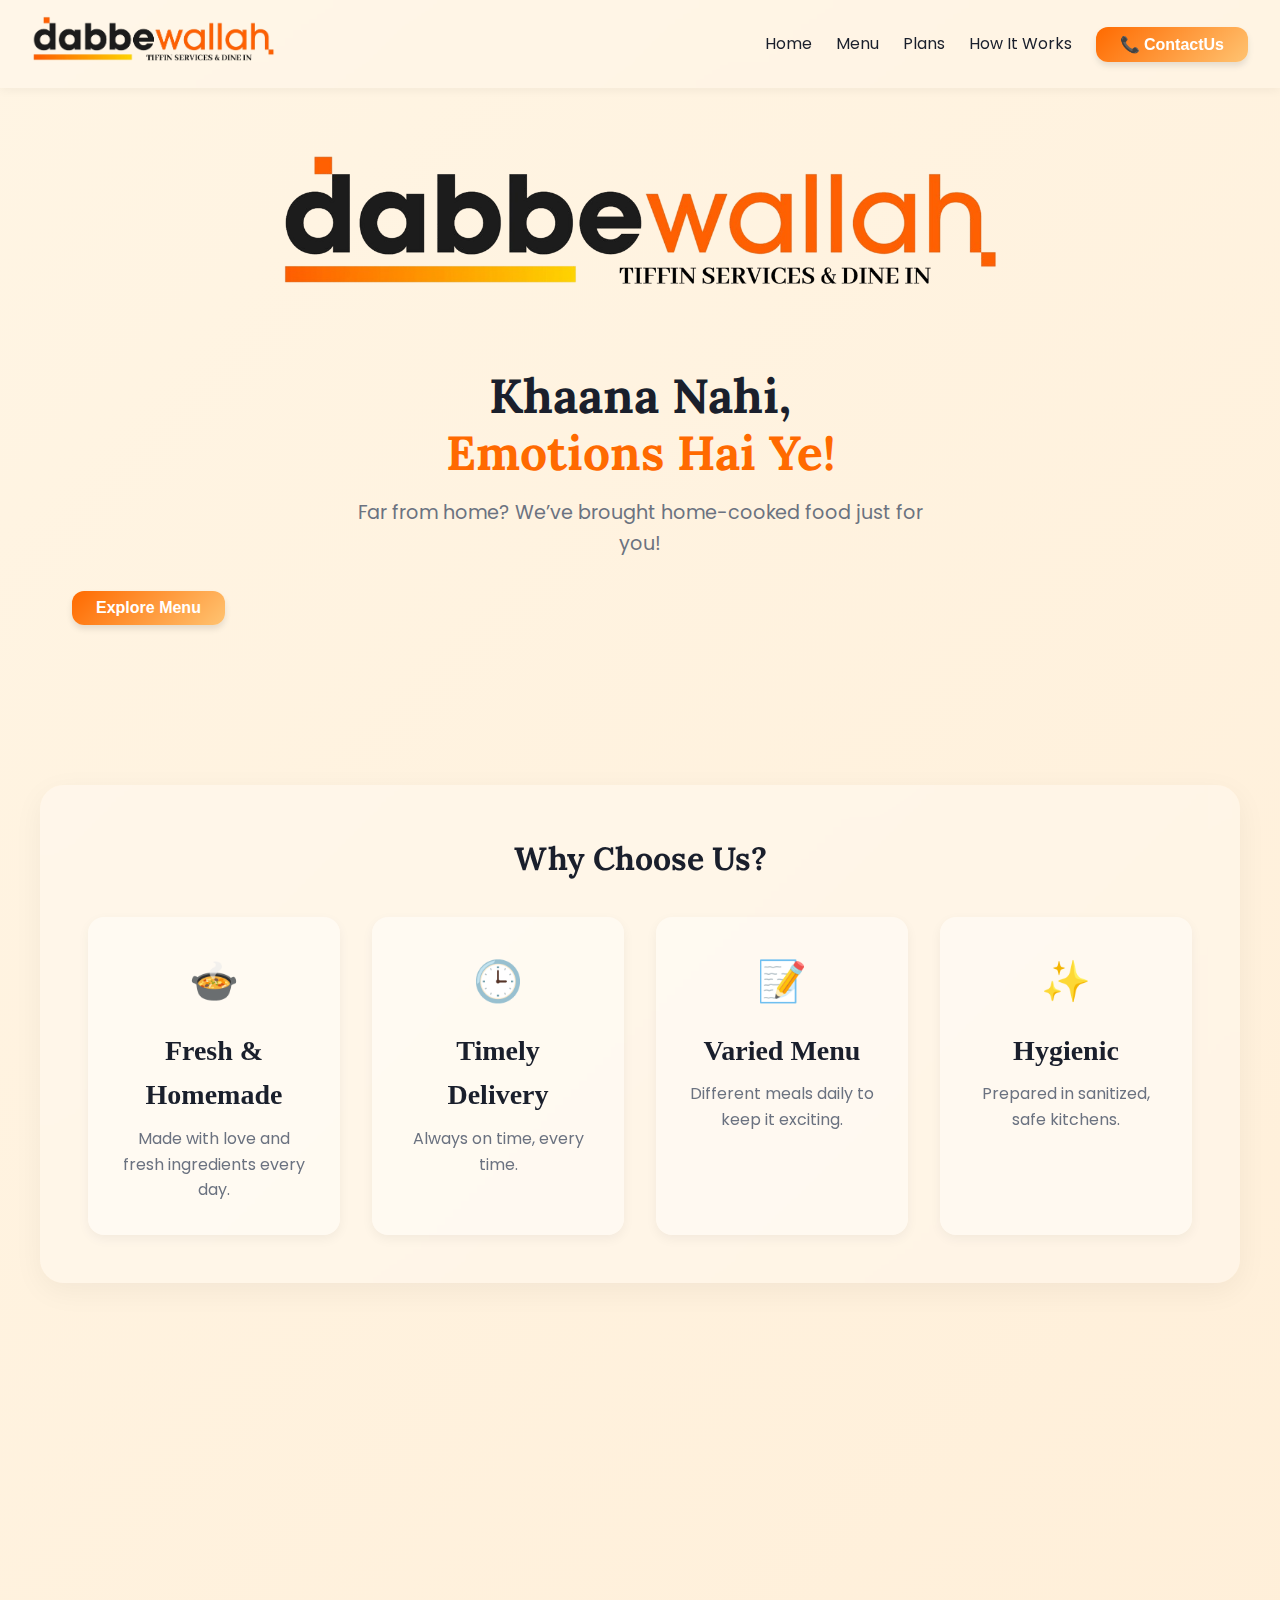
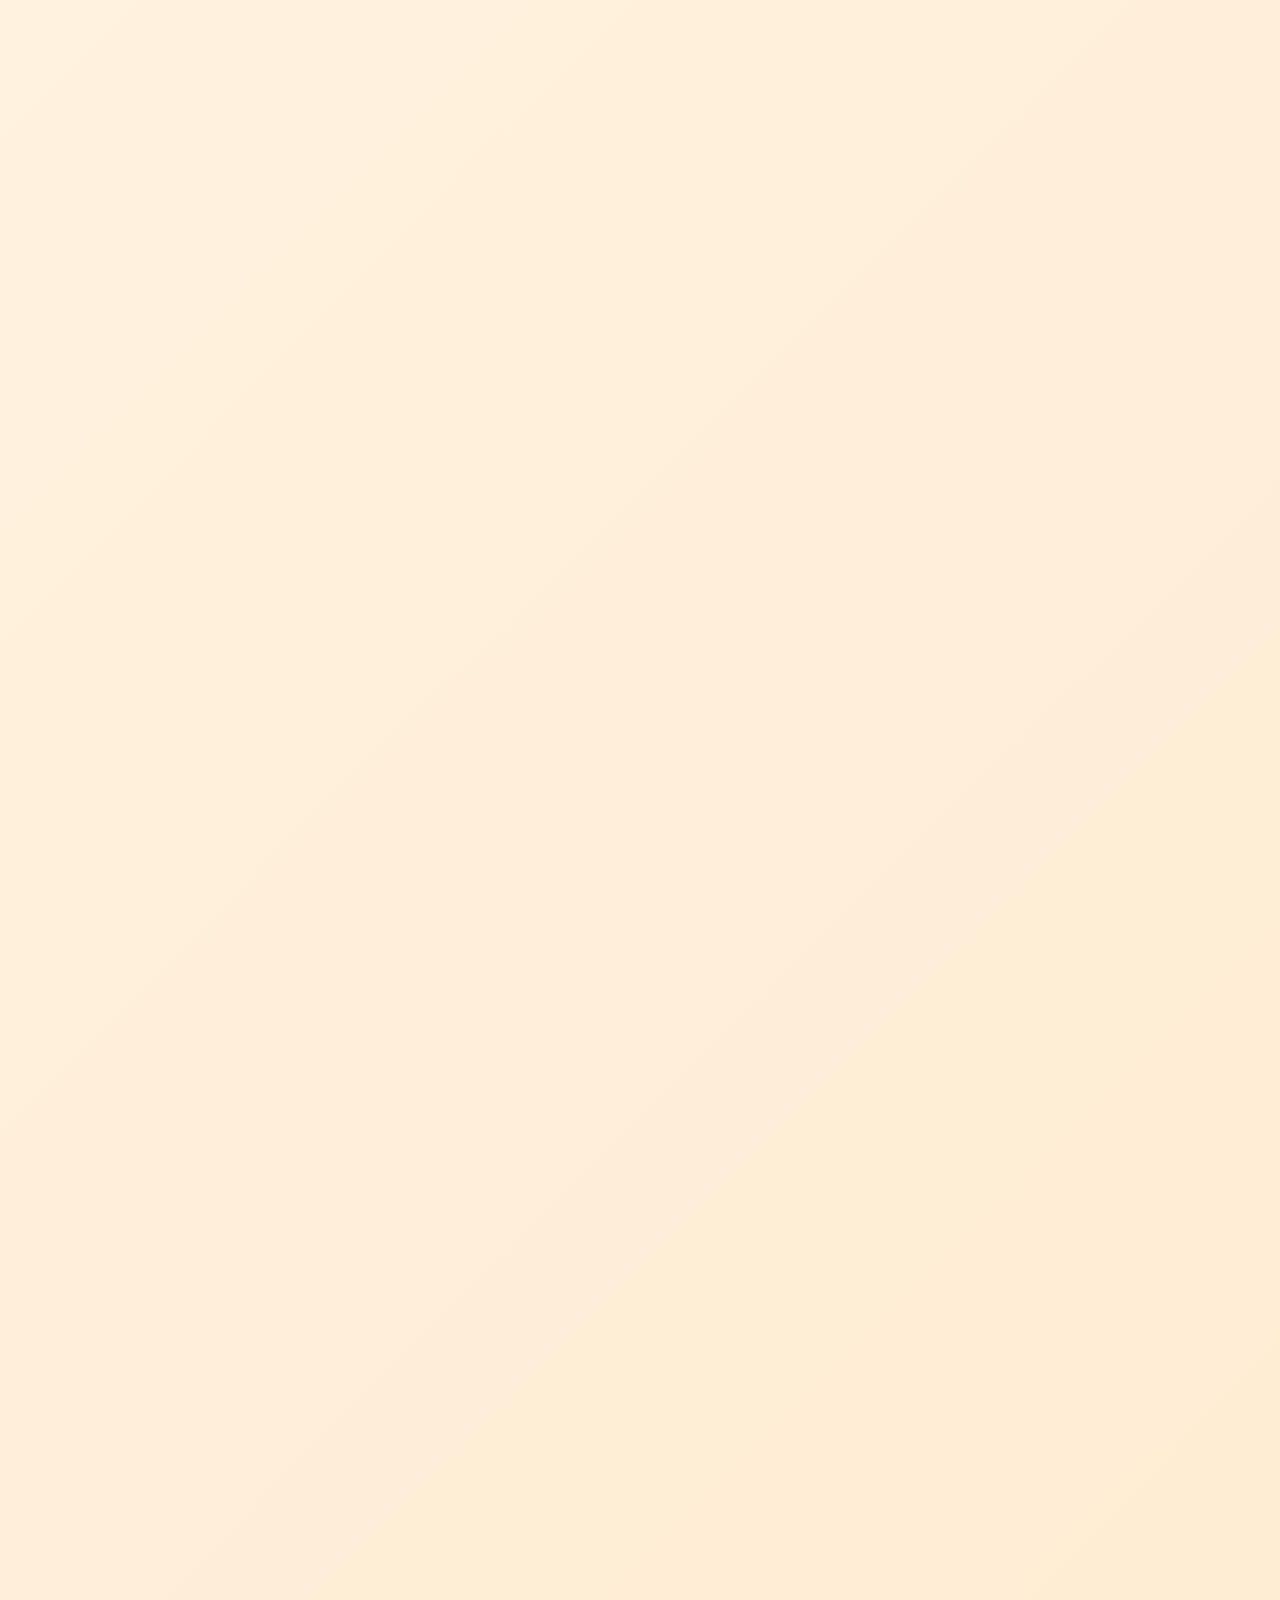
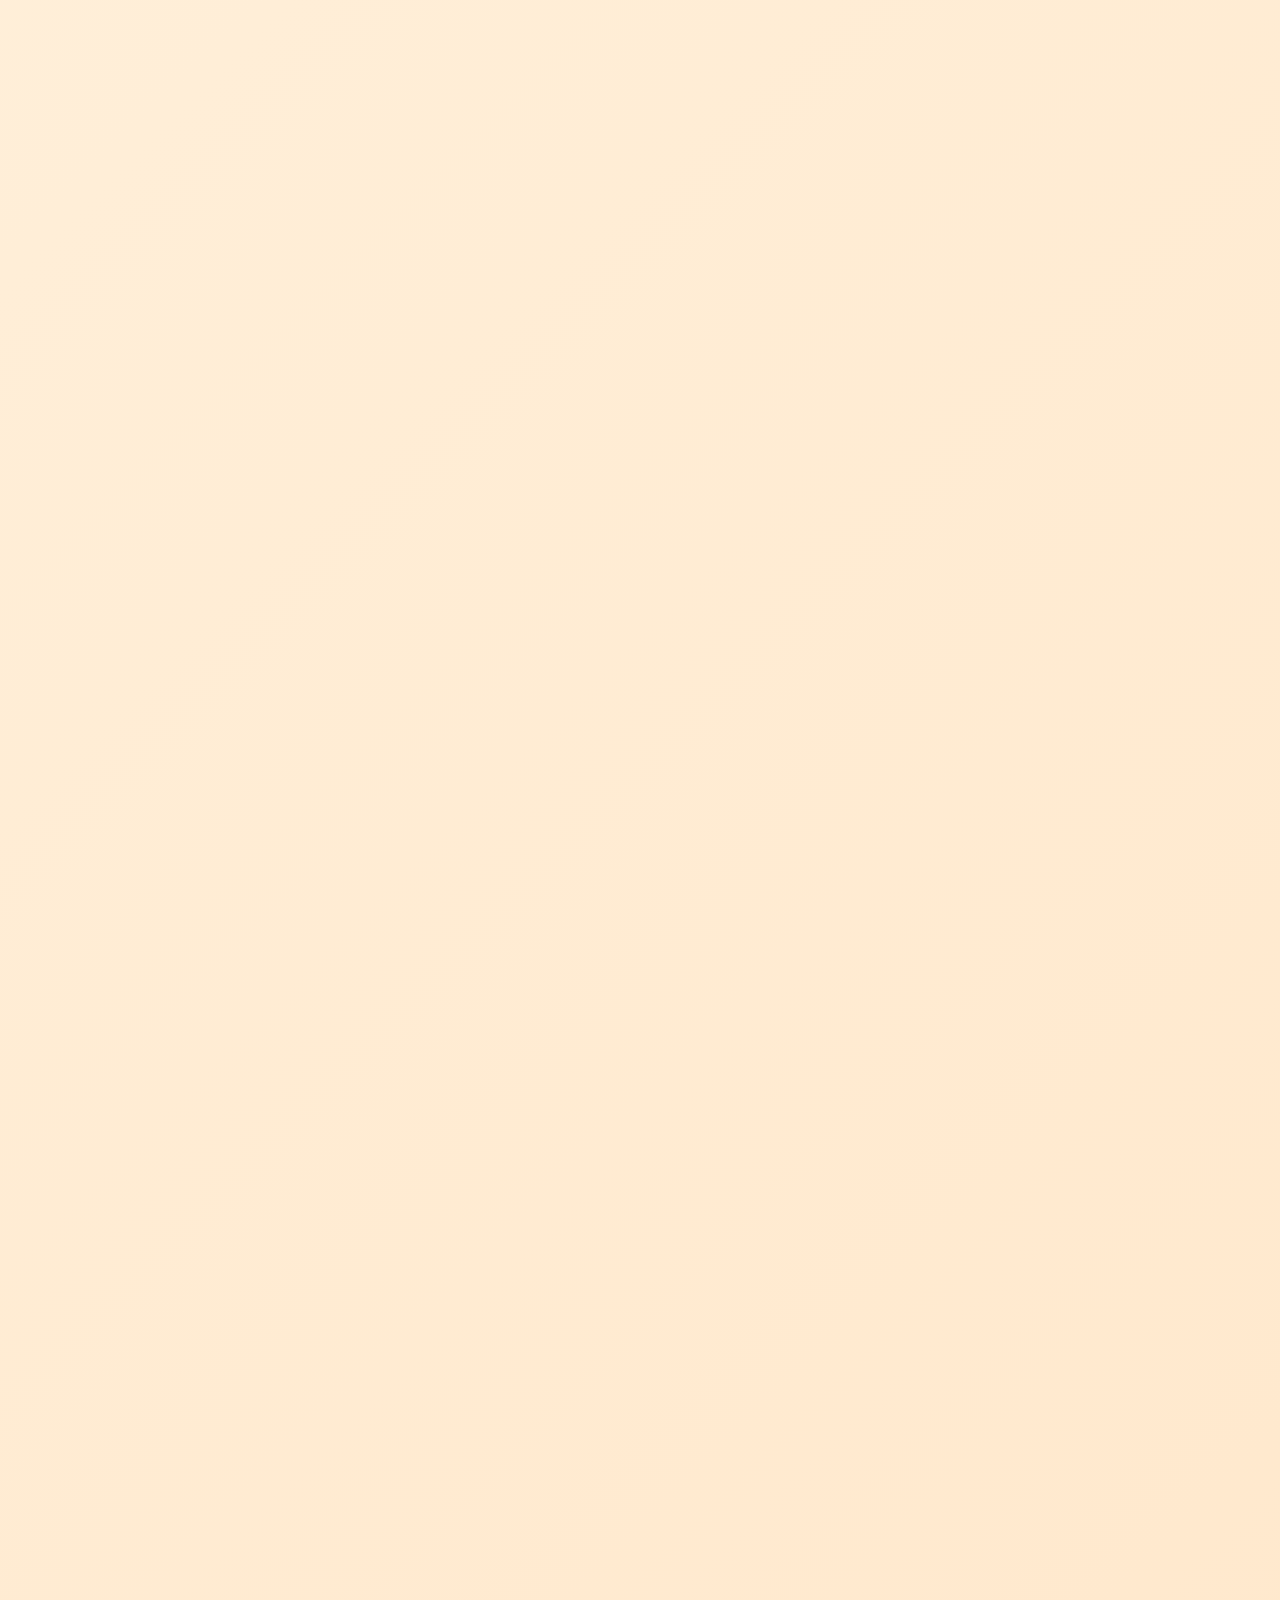
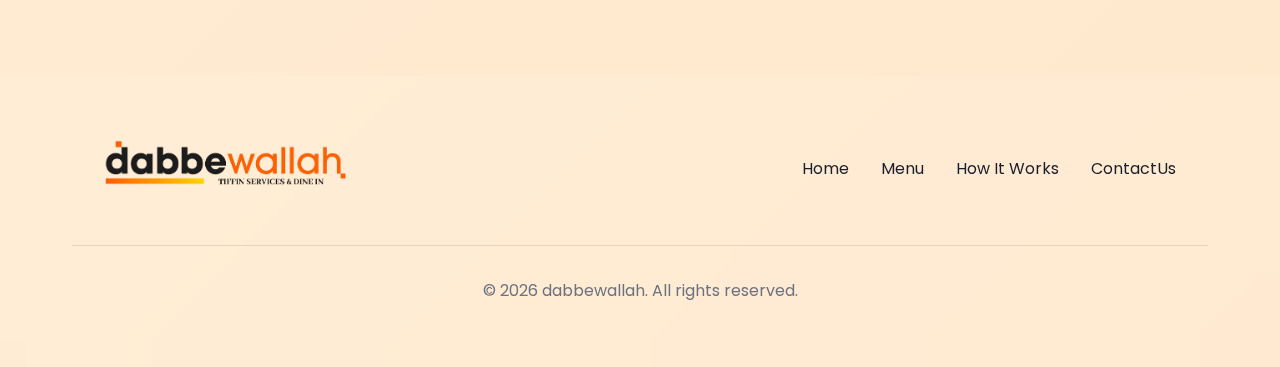
<file: exist.html>
<!DOCTYPE html>
<html lang="en">
<head>
  <meta charset="UTF-8" />
  <meta name="viewport" content="width=device-width, initial-scale=1.0" />
  <title>DabbeWallah - Enjoy authentic, home-cooked tiffin service</title>
  <link href="https://fonts.googleapis.com/css2?family=Lora:ital,wght@0,400;0,700;1,400&family=Poppins:wght@400;600&display=swap" rel="stylesheet" />
  <link rel="stylesheet" href="CSS/style.css">
  <link rel="stylesheet" href="CSS/ContactUs.css">
  <link rel="stylesheet" href="CSS/menu.css">
  <link rel="stylesheet" href="CSS/plan.css">
  <style>
    /* Mobile-first default styles */
    .nav-links {
      display: none;
      flex-direction: column;
      gap: 1rem;
      background-color: white;
      position: absolute;
      top: 60px;
      right: 20px;
      padding: 1rem;
      box-shadow: 0 5px 15px rgba(0,0,0,0.2);
      border-radius: 8px;
      z-index: 100;
    }
  
    .nav-links a,
    .nav-links .btn {
      display: block;
      text-align: left;
    }
  
    .mobile-menu-btn {
      font-size: 1.8rem;
      background: none;
      border: none;
      cursor: pointer;
      display: block;
    }
  
    /* Show nav-links when active */
    .nav-links.active {
      display: flex;
    }
  
    /* Desktop styles */
    @media (min-width: 768px) {
      .mobile-menu-btn {
        display: none;
      }
      .nav-links {
        display: flex !important;
        flex-direction: row;
        gap: 1.5rem;
        position: static;
        background: none;
        padding: 0;
        box-shadow: none;
      }
    }
  </style>
</head>
<body>
  <nav class="navbar">
    <!-- <div class="logo">Dabbe<span style="color:var(--secondary)">Wallah</span></div> -->
     <div class="logo"><img src="img/logo2.png" alt="" style="height: 45px;"></div>
    <button class="mobile-menu-btn">☰</button>
    <div class="nav-links">
      <a href="#home">Home</a>
      <a href="menu.html">Menu</a>
      <a href="#plans">Plans</a>

      <a href="#how-it-works">How It Works</a>

 
      <button onclick="location.href='#ContactUs'" class="btn">
       📞 ContactUs
      </button>    </div>
      
  </nav>

  <section id="home" class="hero">
    <!-- <img src="logo.png" alt="DabbeWallah" style="width: 150px; margin-bottom: 2rem;"> -->
     <div class="logocontain">
      <img src="img/logo2.png" alt=none>
     </div>
    <div class="container">
      <h1>Khaana Nahi,<br><span class="highlight"> Emotions Hai Ye!</span></h1>
      <p>Far from home? We’ve brought home-cooked food just for you!</p>
      <a href="menu.html">
        <button class="btn">Explore Menu</button>
      </a>
    </div>
  </section>

  <section id="features" class="features">
    <div class="container">
      <h2 class="section-title">Why Choose Us?</h2>
      <div class="features-grid">
        <div class="feature-card">
          <div class="feature-icon">🍲</div>
          <h3>Fresh & Homemade</h3>
          <p>Made with love and fresh ingredients every day.</p>
        </div>
        <div class="feature-card">
          <div class="feature-icon">🕒</div>
          <h3>Timely Delivery</h3>
          <p>Always on time, every time.</p>
        </div>
        <div class="feature-card">
          <div class="feature-icon">📝</div>
          <h3>Varied Menu</h3>
          <p>Different meals daily to keep it exciting.</p>
        </div>
        <div class="feature-card">
          <div class="feature-icon">✨</div>
          <h3>Hygienic</h3>
          <p>Prepared in sanitized, safe kitchens.</p>
        </div>
      </div>
    </div>
  </section>

  <section id="plans" class="plans">
    <div class="container">
      <h2 class="section-title">Our Meal Plans</h2>
<style>
  /* Add this to your main CSS file or in a <style> tag */

.plan-category-section {
  display: none; /* Hide all plan sections by default */
  animation: fadeInUp 0.6s forwards; /* Optional: Use your existing animation */
}

.plan-category-section.active {
  display: block; /* Show the active section */
}
</style>

      <div class="category-selector">
        <div class="category-selector-container">
          <button class="category-btn active" data-category="veg-plans" style="border: 2px solid green;">
            Veg <h1>🥗</h1>
          </button>
          <button class="category-btn" data-category="non-veg-plans" style="border: 2px solid red;">
            Non-Veg <h1>🥩🍗</h1>
          </button>
        </div>
      </div>


      <div id="veg-plans" class="plan-category-section active"></div>
      <div class="plans-grid">
        <div class="plan-card">
          <div class="food-tag">
            <svg class="veg-symbol" viewBox="0 0 100 100" fill="currentColor">
              <rect width="100" height="100" fill="none" stroke="currentColor" stroke-width="8"/>
              <circle cx="50" cy="50" r="25" fill="currentColor" />
            </svg>
            <h4>Full Tiffin</h4>
          </div>
          <ul>
            <li>2 Times a Day</li>
            <li>5-7 Rotis</li>
          </ul>
          <div class="price">₹ 2300<span>/month</span></div>
          <button class="select-plan-btn">Select Plan</button>
        </div>
        <div class="plan-card">
          <div class="food-tag">
            <svg class="veg-symbol" viewBox="0 0 100 100" fill="currentColor">
              <rect width="100" height="100" fill="none" stroke="currentColor" stroke-width="8"/>
              <circle cx="50" cy="50" r="25" fill="currentColor" />
            </svg>
            <h4>Half Tiffin</h4>
          </div>
          <ul>
            <li>2 Times a Day</li>
            <li>3 Rotis</li>
          </ul>
          <div class="price">₹ 1600<span>/month</span></div>
          <button class="select-plan-btn">Select Plan</button>
        </div>

        <div class="plan-card">
          <div class="food-tag">
            <svg class="veg-symbol" viewBox="0 0 100 100" fill="currentColor">
              <rect width="100" height="100" fill="none" stroke="currentColor" stroke-width="8"/>
              <circle cx="50" cy="50" r="25" fill="currentColor" />
            </svg>
            <h4>Full Dine-in (Veg)</h4>
          </div>
          <ul>
            <li>Unlimited for 1 Person</li>
            <li>2 Times a Day</li>
          </ul>
          <div class="price">₹ 2300<span>/month</span></div>
          <button class="select-plan-btn">Select Plan</button>
        </div>
      </div>
      </div>

<!-- Non-Veg -->
<div class="plans-grid">
  <div class="plan-card">
    <div class="food-tag">
      <svg class="non-veg-symbol" viewBox="0 0 100 100" fill="currentColor">
         <rect width="100" height="100" fill="none" stroke="currentColor" stroke-width="8"/>
         <polygon points="50,20 85,80 15,80" fill="currentColor" />
      </svg>
      <h4>Full Tiffin</h4>
    </div>
    <ul>
      <li>2 Times a Day</li>
      <li>5-7 Rotis</li>
    </ul>
    <div class="price">₹ 2400<span>/month</span></div>
    <button class="select-plan-btn">Select Plan</button>
  </div>
  <div class="plan-card">
    <div class="food-tag">
      <svg class="non-veg-symbol" viewBox="0 0 100 100" fill="currentColor">
         <rect width="100" height="100" fill="none" stroke="currentColor" stroke-width="8"/>
         <polygon points="50,20 85,80 15,80" fill="currentColor" />
      </svg>
      <h4>Half Tiffin</h4>
    </div>
    <ul>
      <li>2 Times a Day</li>
      <li>3 Rotis</li>
    </ul>
    <div class="price">₹ 1800<span>/month</span></div>
    <button class="select-plan-btn">Select Plan</button>
  </div>
  <div class="plan-card">
    <div class="food-tag">
      <svg class="non-veg-symbol" viewBox="0 0 100 100" fill="currentColor">
         <rect width="100" height="100" fill="none" stroke="currentColor" stroke-width="8"/>
         <polygon points="50,20 85,80 15,80" fill="currentColor" />
      </svg>
      <h4>Full Dine-in (Non-Veg)</h4>
    </div>
    <ul>
      <li>Unlimited for 1 Person</li>
      <li>2 Times a Day</li>
    </ul>
    <div class="price">₹ 2400<span>/month</span></div>
    <button class="select-plan-btn">Select Plan</button>
  </div>
</div>




<!-- 
      <div class="plans-grid">
        <div class="plan-card">
          <h3><i>
            Half Tiffin
            <img src="img/tiffin.png" style="padding: 0; height: 3rem; transform: translateY(15px);">
          </i></h3>
          <p class="price">₹1800/month</p>
          <ul>
            <li>2 meal per day</li>
            <li>4 rotis</li>
            <li>1 sabji</li>
            <li>Dal</li>
            <li>Rice (Half)</li>
          </ul>
          <a href="#ContactUs">
            <button class="btn">✅ Subscribe Now</button>
          </a>
        </div>
        <div class="plan-card">
          <h3><i>Full Tiffin
            <img src="img/tiffin.png" style="padding: 0; height: 4rem; transform: translateY(20px);">
          </i></h3>
          <p class="price">₹2200/month</p>
          <ul>
            <li>2 meals per day</li>
            <li>6 rotis</li>
            <li>1 sabji</li>
            <li>Dal</li>
            <li>Rice (Full)</li>
            <li>Salad</li>
          </ul>
          <a href="#ContactUs">
            <button class="btn">✅ Subscribe Now</button>
          </a>
        </div>
        <div class="plan-card">
          <h3><i>Gharwali Thali
            <img src="img/Thaali.png" style="padding: 0; height: 4rem; transform: translateY(20px);"></i></h3>
          <p class="price">₹2400/month</p>
          <ul>
            <li>2 meals per day</li>
            <li>Roti ki Koi Limit Nahi</li>
            <li>1 sabji</li>
            <li>Dal</li>
            <li>Rice (Koi Limit Nahi)</li>
            <li>Salad</li>
          </ul>
          <a href="#ContactUs">
            <button class="btn">✅ Subscribe Now</button>
          </a>
        </div>
      </div> -->



    </div>
  </section>

  <section id="how-it-works" class="how-it-works">
    <div class="container">
      <h2 class="section-title">🛠️ How It Works</h2>
      <div class="steps">
        <div class="step">
          <div class="step-number">1</div>
          <div class="step-content">
            <h3>📋 Choose Your Plan</h3>
            <p>Select from our variety of meal plans that suit your needs and preferences.</p>
          </div>
        </div>
        <div class="step">
          <div class="step-number">2</div>
          <div class="step-content">
            <h3>⏰ Schedule Delivery</h3>
            <p>Tell us when and where you want your meals delivered.</p>
          </div>
        </div>
        <div class="step">
          <div class="step-number">3</div>
          <div class="step-content">
            <h3>🍱 Enjoy Fresh Food</h3>
            <p>Receive your hot, freshly-cooked meals right at your doorstep.</p>
          </div>
        </div>
        <div class="step">
          <div class="step-number">4</div>
          <div class="step-content">
            <h3>🗓️ Subscribe Monthly</h3>
            <p>For regular delivery, subscribe to our monthly plans and save more.</p>
          </div>
        </div>
      </div>
    </div>
  </section>

  <section id="ContactUs" class="ContactUs" style="padding-bottom: 0;">
    <div class="container">
      <!-- Header -->
      <div class="header">
        <h1>🤝 Get In <span>Touch</span> With Us</h1>
        <p>We'd love to hear from you! Whether you have a question about our meal plans, delivery areas, or just want to say hello, we're here to help.</p>
      </div>
  
      <!-- Contact section -->
      <div class="contact-section">
        <!-- Contact Info -->
        <div class="contact-info">
          <div class="contact-card">
            <div class="info-item">
              <div class="info-icon pulse">
                <svg xmlns="http://www.w3.org/2000/svg" width="24" height="24" viewBox="0 0 24 24" fill="none" stroke="currentColor" stroke-width="2" stroke-linecap="round" stroke-linejoin="round">
                  <path d="M21 10c0 7-9 13-9 13s-9-6-9-13a9 9 0 0 1 18 0z"></path>
                  <circle cx="12" cy="10" r="3"></circle>
                </svg>
              </div>
              <div class="info-content">
                <h3>Our Address</h3>
                <p>Hollywood Colony, Kathora Road<br>Amravati, Maharashtra - 444604</p>
              </div>
            </div>
            
            <div class="info-item">
              <div class="info-icon">
                <svg xmlns="http://www.w3.org/2000/svg" width="24" height="24" viewBox="0 0 24 24" fill="none" stroke="currentColor" stroke-width="2" stroke-linecap="round" stroke-linejoin="round">
                  <path d="M22 16.92v3a2 2 0 0 1-2.18 2 19.79 19.79 0 0 1-8.63-3.07 19.5 19.5 0 0 1-6-6 19.79 19.79 0 0 1-3.07-8.67A2 2 0 0 1 4.11 2h3a2 2 0 0 1 2 1.72 12.84 12.84 0 0 0 .7 2.81 2 2 0 0 1-.45 2.11L8.09 9.91a16 16 0 0 0 6 6l1.27-1.27a2 2 0 0 1 2.11-.45 12.84 12.84 0 0 0 2.81.7A2 2 0 0 1 22 16.92z"></path>
                </svg>
              </div>
              <div class="info-content">
                <h3>Call Us</h3>
                <p><a href="tel:9834802573">983-480-2573</a></p>
              </div>
            </div>
            
            <div class="info-item">
              <div class="info-icon">
                <svg xmlns="http://www.w3.org/2000/svg" width="24" height="24" viewBox="0 0 24 24" fill="none" stroke="currentColor" stroke-width="2" stroke-linecap="round" stroke-linejoin="round">
                  <path d="M4 4h16c1.1 0 2 .9 2 2v12c0 1.1-.9 2-2 2H4c-1.1 0-2-.9-2-2V6c0-1.1.9-2 2-2z"></path>
                  <polyline points="22,6 12,13 2,6"></polyline>
                </svg>
              </div>
              <div class="info-content">
                <h3>Email Us</h3>
                <p><a href="mailto:info@dabbewallah.com">info@dabbewallah.com</a></p>
              </div>
            </div>
            
            <div class="info-item">
              <div class="info-icon">
                <svg xmlns="http://www.w3.org/2000/svg" width="24" height="24" viewBox="0 0 24 24" fill="none" stroke="currentColor" stroke-width="2" stroke-linecap="round" stroke-linejoin="round">
                  <rect x="3" y="4" width="18" height="18" rx="2" ry="2"></rect>
                  <line x1="16" y1="2" x2="16" y2="6"></line>
                  <line x1="8" y1="2" x2="8" y2="6"></line>
                  <line x1="3" y1="10" x2="21" y2="10"></line>
                </svg>
              </div>
              <div class="info-content">
                <h3>Working Hours</h3>
                <p>8:00 AM - 10:00 PM</p>
              </div>
            </div>
            
            <div class="social-links">

              
              <a href="tel:9834802573" class="social-link" title="Call Us">
                <svg xmlns="http://www.w3.org/2000/svg" width="20" height="20" fill="none" stroke="currentColor" stroke-width="2" stroke-linecap="round" stroke-linejoin="round" viewBox="0 0 24 24">
                  <path d="M22 16.92v3a2 2 0 0 1-2.18 2A19.86 19.86 0 0 1 3 5.18 2 2 0 0 1 5 3h3a2 2 0 0 1 2 1.72c.14 1.1.5 2.17 1.07 3.13a2 2 0 0 1-.45 2.28l-1.27 1.27a16 16 0 0 0 6.6 6.6l1.27-1.27a2 2 0 0 1 2.28-.45 11.36 11.36 0 0 1 3.13 1.07A2 2 0 0 1 22 16.92z"/>
                </svg>
              </a>

              <a href="https://wa.me/919834802573" class="social-link" title="Chat on WhatsApp" target="_blank">
                <svg xmlns="http://www.w3.org/2000/svg" width="20" height="20" fill="currentColor" viewBox="0 0 24 24">
                  <path d="M20.52 3.48A11.77 11.77 0 0 0 12.07 1a11.76 11.76 0 0 0-10.12 17.58L1 23l4.55-1.19A11.76 11.76 0 0 0 12.07 23 11.77 11.77 0 0 0 23 11.93a11.66 11.66 0 0 0-2.48-8.45zm-8.45 17.2a9.57 9.57 0 0 1-4.89-1.33l-.35-.21-2.7.7.72-2.63-.22-.34a9.64 9.64 0 1 1 8.46 3.81zm5.28-7.22c-.29-.15-1.72-.85-1.98-.95s-.46-.15-.65.15-.75.95-.92 1.15-.34.22-.63.07a7.94 7.94 0 0 1-2.34-1.44 8.84 8.84 0 0 1-1.62-2.02c-.17-.29 0-.45.13-.6s.29-.34.43-.51a2.02 2.02 0 0 0 .29-.48.54.54 0 0 0 0-.51c-.08-.15-.65-1.58-.9-2.17s-.47-.48-.65-.48h-.56a1.08 1.08 0 0 0-.78.36 3.29 3.29 0 0 0-1 2.45 5.69 5.69 0 0 0 1.18 2.68 12.6 12.6 0 0 0 4.87 4.59 14.3 14.3 0 0 0 1.4.51 3.35 3.35 0 0 0 1.55.1 2.6 2.6 0 0 0 1.71-1.21 2.1 2.1 0 0 0 .15-1.21c-.06-.1-.26-.16-.55-.31z"/>
                </svg>
              </a>

              <a href="https://www.facebook.com/share/1BTy4fCmBe/" class="social-link">
                <svg xmlns="http://www.w3.org/2000/svg" width="20" height="20" viewBox="0 0 24 24" fill="none" stroke="currentColor" stroke-width="2" stroke-linecap="round" stroke-linejoin="round">
                  <path d="M18 2h-3a5 5 0 0 0-5 5v3H7v4h3v8h4v-8h3l1-4h-4V7a1 1 0 0 1 1-1h3z"></path>
                </svg>
              </a>
              <a href="#" class="social-link">
                <svg xmlns="https://www.instagram.com/the_dabbewallah?igsh=OGN3M3lib2pveGM3" width="20" height="20" viewBox="0 0 24 24" fill="none" stroke="currentColor" stroke-width="2" stroke-linecap="round" stroke-linejoin="round">
                  <rect x="2" y="2" width="20" height="20" rx="5" ry="5"></rect>
                  <path d="M16 11.37A4 4 0 1 1 12.63 8 4 4 0 0 1 16 11.37z"></path>
                  <line x1="17.5" y1="6.5" x2="17.51" y2="6.5"></line>
                </svg>
              </a>


            </div>
          </div>
        </div>
        
       <!-- Contact Form -->
<div class="contact-form">
  <div class="contact-card">
    <form id="dabbeForm" method="POST" action="https://script.google.com/macros/s/AKfycbw3oLc3zowLcAOtnziLhMb0lNx6xSrwfqiL6L_tZnWAT-lTmxCGEXgUakju9_qlO5WaPg/exec">
      <div class="form-group">
        <label for="name" class="form-label">👤 Your Name</label>
        <input type="text" id="name" name="name" class="form-control" placeholder="Enter your name" required>
      </div>

      <div class="form-group">
        <label for="email" class="form-label">📧 Email Address</label>
        <input type="email" id="email" name="email" class="form-control" placeholder="Enter your email address" required>
      </div>

      <div class="form-group">
        <label for="phone" class="form-label">📞 Phone Number</label>
        <input type="tel" id="phone" name="phone" class="form-control" placeholder="Enter your phone number">
      </div>

      <div class="form-group">
        <label for="subject" class="form-label">📝 Subject</label>
        <input type="text" id="subject" name="subject" class="form-control" placeholder="Enter message subject">
      </div>

      <div class="form-group">
        <label for="message" class="form-label">💬 Your Message</label>
        <textarea id="message" name="message" class="form-control" placeholder="Write your message here..." required></textarea>
      </div>

      <button type="submit" class="submit-btn">🚀 Send Message</button>
    </form>
    <iframe name="hidden_iframe" style="display:none;"></iframe>
  </div>
</div>
      </div>
  
      <!-- Map -->
      <div class="map-container">
        <iframe
              src="https://www.google.com/maps/embed?pb=!1m14!1m8!1m3!1d7451.615439694483!2d77.75662530157561!3d20.960235500271718!3m2!1i1024!2i768!4f13.1!3m3!1m2!1s0x3bd6a3002e337017%3A0x56905036f0db95ef!2sDabbewallah!5e0!3m2!1sen!2sus!4v1747912641875!5m2!1sen!2sus"
              frameborder="0"
              style="border:0;"
              allowfullscreen=""
              loading="lazy"
              referrerpolicy="no-referrer-when-downgrade"
              width="100%"
              height="100%">
            </iframe>
      </div>
    </div>

<div class="social-bar">
  <a href="#"><button class="social-btn"><img src="img/icons/phone.png" alt="Phone"></button></a>
  <a href="#"><button class="social-btn"><img src="img/icons/Whatsapp.png" alt="WhatsApp"></button></a>
  <a href="#"><button class="social-btn"><img src="img/icons/ig.png" alt="Instagram"></button></a>
  <a href="#"><button class="social-btn"><img src="img/icons/fb.png" alt="Facebook"></button></a>
</div>
<style>
  .social-bar {
  display: flex;
  justify-content: center;
  align-items: center;
  gap: 20px;
  /* padding: 20px; */
  flex-wrap: wrap;
  font-family: var(--font-body);
}

.social-btn {
  background: var(--card-bg);
  backdrop-filter: var(--blur);
  border: 1px solid var(--border);
  border-radius: 50%;
  width: 4rem;
  height: 4rem;
  padding: 10px;
  cursor: pointer;
  box-shadow: 0 4px 12px var(--shadow);
  transition: transform 0.3s ease, background-color 0.3s ease;
}

.social-btn img {
  width: 100%;
  height: 100%;
  object-fit: contain;
  filter: drop-shadow(0 1px 2px var(--shadow));
}

.social-btn:hover {
  background-color: var(--hover);
  transform: scale(1.1);
  border-color: var(--secondary);
}
</style>
  </section>

  <footer class="footer">
    <div class="container">
      <div class="footer-content">
        <div class="footer-info">
          <div class="footer-logo">
            <div class="logo"><img src="img/logo2.png" alt="" style="height: 45px;"></div>
          </div>
        </div>
        <div class="footer-links">
          <a href="#home">Home</a>
          <a href="menu.html">Menu</a>
          <a href="#how-it-works">How It Works</a>
          <a href="#ContactUs">ContactUs</a>
        </div>
      </div>
      <div class="copyright">
        &copy; <span id="current-year"></span> dabbewallah. All rights reserved.
      </div>
    </div>
  </footer>
  <script>

  document.getElementById("dabbeForm").addEventListener("submit", async function(e) {
    e.preventDefault();
    
    const form = e.target;
    const submitBtn = form.querySelector('button[type="submit"]');
    const originalBtnText = submitBtn.textContent;
    
    submitBtn.disabled = true;
    submitBtn.textContent = "Sending...";
    submitBtn.style.backgroundColor = "#6c757d"; 
    submitBtn.style.cursor = "not-allowed";

    try {
      const formData = {
        name: form.querySelector("#name").value,
        email: form.querySelector("#email").value,
        phone: form.querySelector("#phone").value,
        subject: form.querySelector("#subject").value,
        message: form.querySelector("#message").value,
        timestamp: new Date().toLocaleString()
      };
      
      const orderedParams = new URLSearchParams();
      for (const [key, value] of Object.entries(formData)) {
        orderedParams.append(key, value);
      }
      
      const scriptURL = 'https://script.google.com/macros/s/AKfycby_Kg6elZM3AxNBxnyqD3PxvAckgokzmJzweqRWA2lnqGbaRgvKUP2EiliP11-OYzZhRQ/exec';
      const response = await fetch(scriptURL, {
        method: "POST",
        body: orderedParams,
        headers: {
          "Content-Type": "application/x-www-form-urlencoded"
        }
      });
      
      if (!response.ok) throw new Error(`HTTP error! status: ${response.status}`);
      
      const data = await response.json();
      
      if (data.result === 'success') {
        const successHTML = `<div class="form-success" style="background:#4CAF50;color:white;padding:15px;border-radius:5px;margin:20px 0;text-align:center;animation:fadeIn 0.5s;box-shadow:0 2px 5px rgba(0,0,0,0.2);"><svg xmlns="http://www.w3.org/2000/svg" width="24" height="24" viewBox="0 0 24 24" fill="none" stroke="currentColor" stroke-width="2" stroke-linecap="round" stroke-linejoin="round" style="vertical-align:middle;margin-right:8px;"><path d="M22 11.08V12a10 10 0 1 1-5.93-9.14"></path><polyline points="22 4 12 14.01 9 11.01"></polyline></svg>Message sent successfully! We'll contact you soon.</div>`;
        const existingMessage = document.querySelector('.form-success, .form-error');
        if (existingMessage) existingMessage.remove();
        form.insertAdjacentHTML('afterend', successHTML);
        form.reset();
        setTimeout(() => {
          const successElement = document.querySelector('.form-success');
          if (successElement) {
            successElement.style.animation = "fadeOut 0.5s";
            setTimeout(() => successElement.remove(), 500);
          }
        }, 5000);
        
      } else {
        throw new Error(data.message || 'Submission failed');
      }
    } catch (error) {
      console.error('Submission error:', error);
      const errorHTML = `<div class="form-error" style="background:#f44336;color:white;padding:15px;border-radius:5px;margin:20px 0;text-align:center;animation:fadeIn 0.5s;box-shadow:0 2px 5px rgba(0,0,0,0.2);"><svg xmlns="http://www.w3.org/2000/svg" width="24" height="24" viewBox="0 0 24 24" fill="none" stroke="currentColor" stroke-width="2" stroke-linecap="round" stroke-linejoin="round" style="vertical-align:middle;margin-right:8px;"><circle cx="12" cy="12" r="10"></circle><line x1="12" y1="8" x2="12" y2="12"></line><line x1="12" y1="16" x2="12.01" y2="16"></line></svg>Failed to send message. Please try again or call us at 705-768-4137</div>`;
      const existingMessage = document.querySelector('.form-success, .form-error');
      if (existingMessage) existingMessage.remove();
      form.insertAdjacentHTML('afterend', errorHTML);
      
    } finally {
      submitBtn.disabled = false;
      submitBtn.textContent = originalBtnText;
      submitBtn.style.backgroundColor = "";
      submitBtn.style.cursor = "";
    }
  });

  const style = document.createElement('style');
  style.textContent = `@keyframes fadeIn{from{opacity:0;transform:translateY(-10px)}to{opacity:1;transform:translateY(0)}}@keyframes fadeOut{from{opacity:1;transform:translateY(0)}to{opacity:0;transform:translateY(-10px)}}`;
  document.head.appendChild(style);

  // =================================================================
  // NEW CODE FOR CATEGORY SELECTOR FUNCTIONALITY
  // =================================================================
  const categoryButtons = document.querySelectorAll('.category-btn');
  const planCategorySections = document.querySelectorAll('.plan-category-section');

  categoryButtons.forEach(button => {
    button.addEventListener('click', () => {
      // First, remove 'active' from all buttons
      categoryButtons.forEach(btn => btn.classList.remove('active'));
      
      // Then, add 'active' to the button that was clicked
      button.classList.add('active');

      // Get the category to show from the data-category attribute
      const categoryToShow = button.getAttribute('data-category');

      // Hide all plan sections
      planCategorySections.forEach(section => {
        section.classList.remove('active');
      });

      // Show the correct plan section
      const activeSection = document.getElementById(categoryToShow);
      if (activeSection) {
        activeSection.classList.add('active');
      }
    });
  });

  const mobileMenuBtn = document.querySelector('.mobile-menu-btn');
  const navLinks = document.querySelector('.nav-links');

  mobileMenuBtn.addEventListener('click', () => {
    navLinks.classList.toggle('active');
  });

  const links = document.querySelectorAll('.nav-links a');
  links.forEach(link => {
    link.addEventListener('click', () => {
      navLinks.classList.remove('active');
    });
  });

  document.querySelectorAll('a[href^="#"]').forEach(anchor => {
    anchor.addEventListener('click', function(e) {
      e.preventDefault();
      
      const targetId = this.getAttribute('href');
      const targetElement = document.querySelector(targetId);
      
      if (targetElement) {
        window.scrollTo({
          top: targetElement.offsetTop - 60,
          behavior: 'smooth'
        });
      }
    });
  });

  document.getElementById('current-year').textContent = new Date().getFullYear();

  function checkIfInView() {
    const elements = document.querySelectorAll('section');
    
    elements.forEach(element => {
      const position = element.getBoundingClientRect();
      
      if(position.top < window.innerHeight && position.bottom >= 0) {
        element.style.opacity = '1';
        element.style.transform = 'translateY(0)';
      }
    });
  }

  window.addEventListener('load', checkIfInView);
  window.addEventListener('scroll', checkIfInView);
</script>
</body>
</html>
</file>
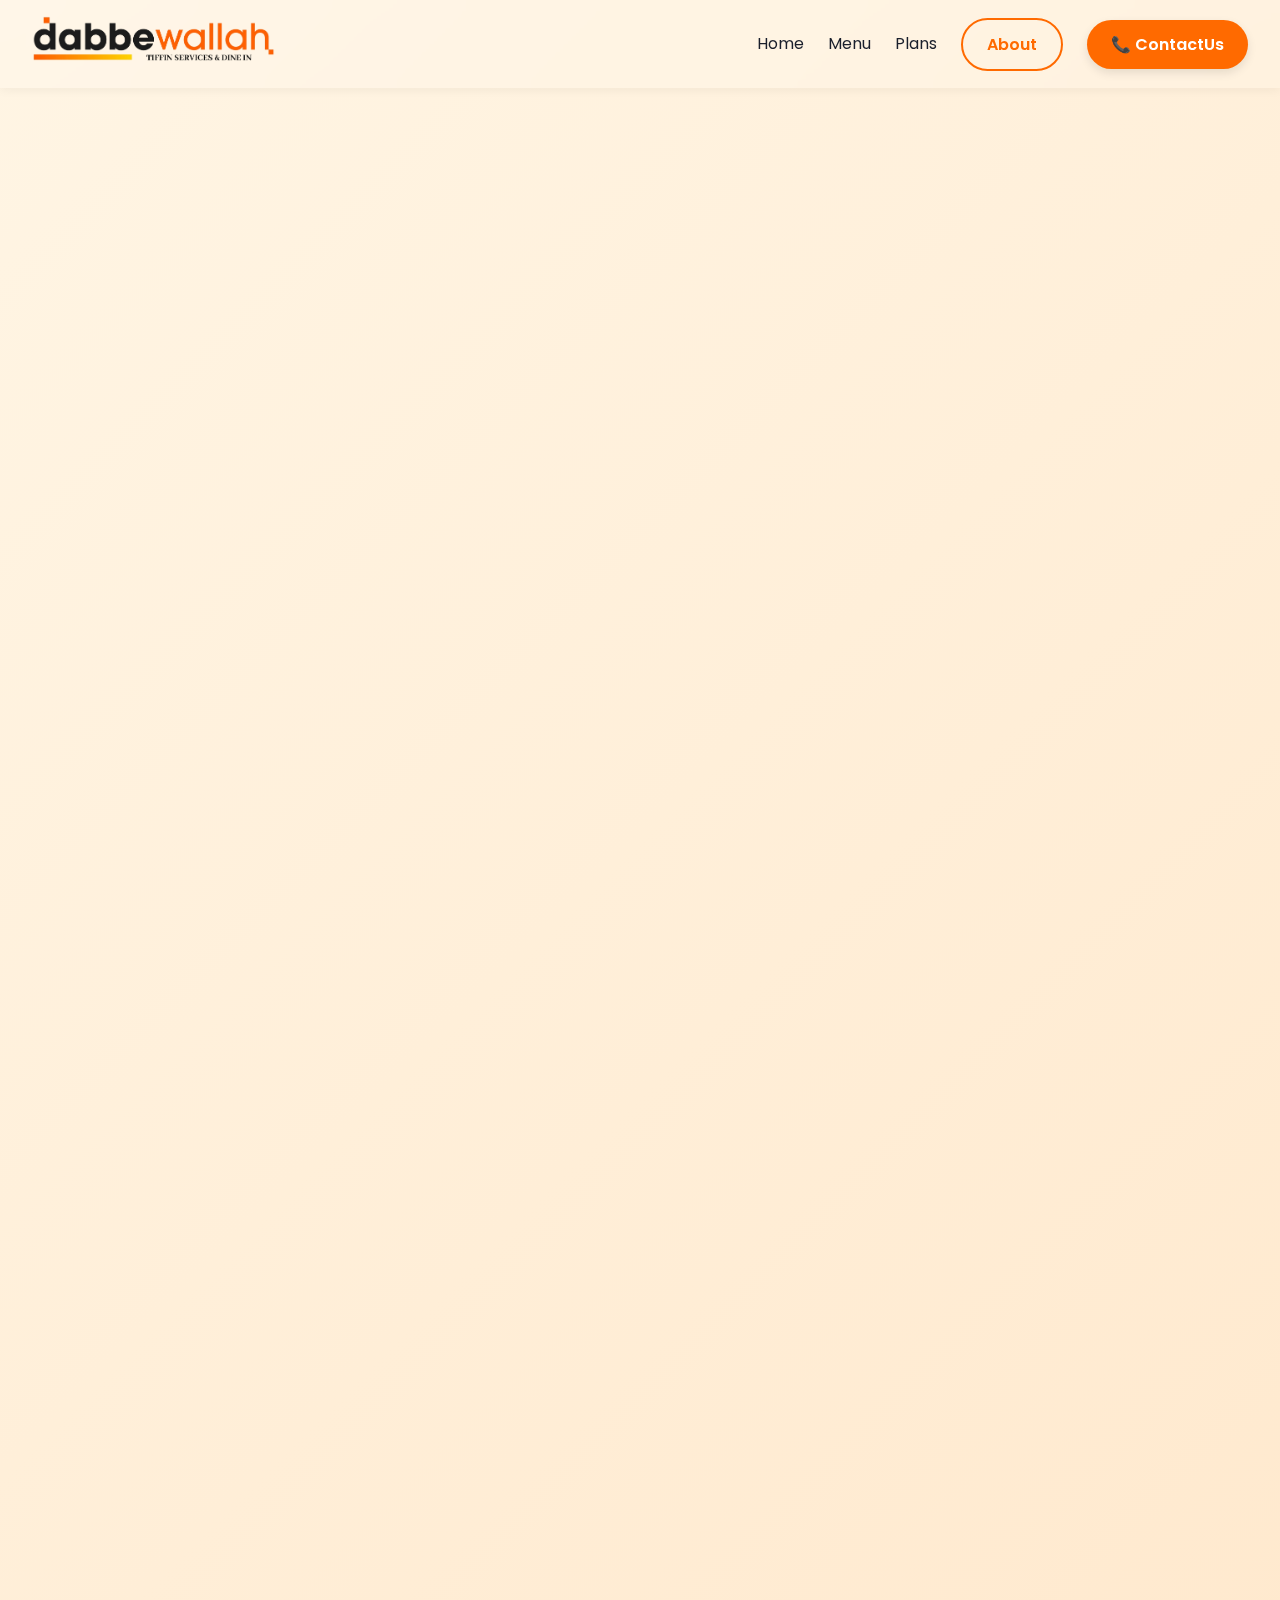
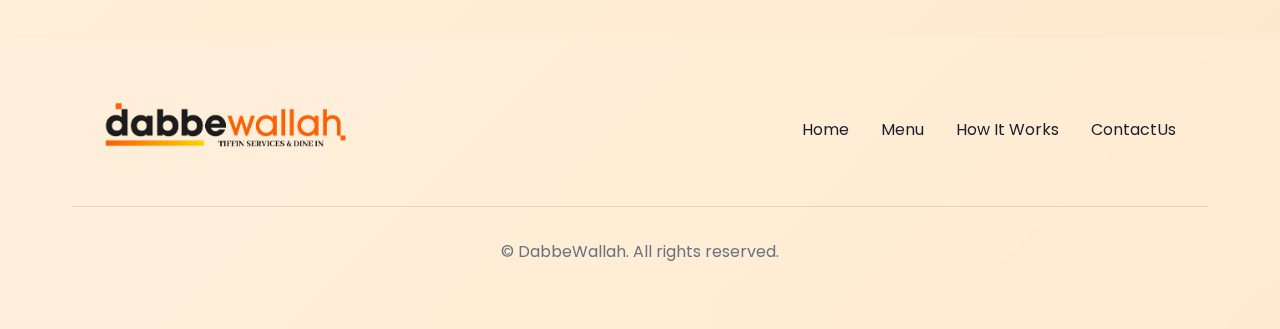
<file: menu.html>
<!DOCTYPE html>
<html lang="en">
<head>
  <meta charset="UTF-8">
  <meta name="viewport" content="width=device-width, initial-scale=1">
  <title>Dabbewallah Mess Menu</title>
  <link href="https://fonts.googleapis.com/css2?family=Lora:ital,wght@0,400;0,700;1,400&family=Poppins:wght@400;600&display=swap" rel="stylesheet">
  <link rel="stylesheet" href="CSS/style.css">
  <link rel="stylesheet" href="CSS/menu.css">
  <link rel="stylesheet" href="CSS/ContactUs.css">
</head>
<body>
  <!-- Navbar -->
  <nav class="navbar">
    <a href="index.html">
          <div class="logo">
      <img src="img/logo2.png" alt="DabbeWallah Logo" style="height: 45px;">
    </div>
    </a>
    <button class="mobile-menu-btn" onclick="toggleMobileMenu()">☰</button>
    <div class="nav-links" id="navLinks">
      <a href="index.html#home" class="nav-link">Home</a>
      <a href="menu.html" class="nav-link">Menu</a>
      <a href="plan.html" class="nav-link">Plans</a>
    
      <a href="index.html#about">
        <button class="btn-b" >About</button>
      </a>
      <a href="index.html#ContactUs">
        <button class="btn-a">📞 ContactUs</button>
      </a>
    </div>
    <!-- Mobile Menu (optional for smaller screens) -->
    <div class="mobile-menu" id="mobileMenu">
      <a href="index.html#home" class="nav-link">Home</a>
      <a href="menu.html" class="nav-link">Menu</a>
      <a href="plan.html" class="nav-link">Plans</a>
      <a href="index.html#about">
        <button class="btn-b" >About</button>
      </a>
      <a href="index.html#ContactUs">
        <button class="btn-a">📞 ContactUs</button>
      </a>
    </div>
  </nav>

  <div class="container">
    <!-- Header -->
    <div class="header">
      <h1>Our Weekly <span>Menu</span></h1>
      <p>
        📍Hollywood Colony, Kathora Road, Amravati<br>
        Maharashtra - 444604<br>
        <a href="tel:7057684137">📞 9834802573</a>
      </p>
    </div>

    <!-- Category Selector -->
    <div class="category-selector">
      <div class="category-selector-container">
        <button class="category-btn active" data-category="veg" style="border: 2px solid green;">
          <span class="category-indicator veg"></span>Veg <h1>🥗</h1>
        </button>
        <button class="category-btn" data-category="nonveg" style="border: 2px solid red;">
          <span class="category-indicator nonveg"></span>Non-Veg <h1>🥩🍗</h1>
        </button>
      </div>
    </div>

    <div class="menu-content">
      <!-- VEG MENU -->
      <div class="menu-category active" id="veg">
        <!-- Week selector -->
        <div class="week-selector">
          <div class="week-selector-container">
            <button class="week-btn active" data-week="v1">Week 1</button>
            <button class="week-btn" data-week="v2">Week 2</button>
            <button class="week-btn" data-week="v3">Week 3</button>
            <button class="week-btn" data-week="v4">Week 4</button>
          </div>
        </div>

        <!-- Menu tables -->
        <div class="menu-table">
          <div class="table-container">
            <!-- Week 1 -->
            <div class="week active" id="week-v1">
              <table>
                <thead>
                  <tr>
                    <th>Day</th>
                    <th>Lunch</th>
                    <th>Dinner</th>
                  </tr>
                </thead>
                <tbody>

                  <tr>
                    <td><strong>Monday</strong></td>
                    <td>Zhunka, Chapati, Dal, Rice, Salad, Pickle</td>
                    <td>Mot Masala, Chapati Jeera Rice, Salad, Pickle</td>
                  </tr>
                  <tr>
                    <td><strong>Tuesday</strong></td>
                    <td>Patodi, Chapati, Dal, Plain Rice, Salad, Pickle</td>
                    <td>Aloo Chatani, Chapati, Jeera Rice, Salad, Pickle</td>
                  </tr>
                  <tr>
                    <td><strong>Wednesday</strong></td>
                    <td>Patta Gobi, Chapati, Masala Rice, Salad, Pickle</td>
                    <td>Shevbhaji, Chapati, Jeera Rice, Salad, Pickle</td>
                  </tr>
                  <tr>
                    <td><strong>Thursday</strong></td>
                    <td>Dal Bhaji, Chapati, Plain Rice, Salad, Pickle</td>
                    <td>Soyabean, Chapati, Jeera Rice, Salad, Pickle</td>
                  </tr>
                  <tr>
                    <td><strong>Friday</strong></td>
                    <td>Mix Veg (Mokdi), Chapati, Dal Tadaka, Rice, Salad, Pickle</td>
                    <td>Bengan Masala , Chapati, Rice, Salad, Pickle</td>
                  </tr>
                  <tr>
                    <td><strong>Saturday</strong></td>
                    <td>Barbati Masala, Chapati, Plain Rice, Salad, Pickle</td>
                    <td>Palak Parathe, Pulav, (Sauce, Dahi Rayta)Salad, Pickle</td>
                  </tr>
                  <tr>
                    <td><strong>Sunday</strong></td>
                    <td>Kaju Paneer Curry, Chapati, Salad, Jeera Rice, Pickle</td>
                    <td>Masala Khichdi, Kadhi, Salad, Pickle, Lal Mirch, Lal Mirchi Chatani</td>
                  </tr>
                </tbody>
              </table>
            </div>

            <!-- Week 2 -->
            <div class="week" id="week-v2">
              <table>
                <thead>
                  <tr>
                    <th>Day</th>
                    <th>Lunch</th>
                    <th>Dinner</th>
                  </tr>
                </thead>
                <tbody>
                  <tr>
                    <td><strong>Monday</strong></td>
                    <td>Chiv With Besan, Chapati, Dal, Rice, Salad, Pickle</td>
                    <td>Kabuli Channa, Chapati, Jeera Rice, Salad, Pickle</td>
                  </tr>
                  <tr>
                    <td><strong>Tuesday</strong></td>
                    <td>Ful Gobi, Chapati, Jeera Rice, Dal Tadaka, Salad, Pickle</td>
                    <td>Aloo Palak, Chapati, Rice, Pickle</td>
                  </tr>
                  <tr>
                    <td><strong>Wednesday</strong></td>
                    <td>Shimla Mirch, Chapati, Masala Rice, Salad, Pickle</td>
                    <td>Sev Bhaji, Chapati, Jeera Rice, Salad, Pickle</td>
                  </tr>
                  <tr>
                    <td><strong>Thursday</strong></td>
                    <td>Kohda, Chapati, Plain Rice, Dal, Salad, Pickle</td>
                    <td>Matar Rassa, Chapati, Jeera Rice, Salad, Pickle</td>
                  </tr>
                  <tr>
                    <td><strong>Friday</strong></td>
                    <td>Zunka, Chapati, Rice, Salad, Pickle</td>
                    <td>Palak Paneer, Chapati, Rice, Salad, Pickle</td>
                  </tr>
                  <tr>
                    <td><strong>Saturday</strong></td>
                    <td>Mix Veg Maasala, Dal tadaka, Chapati, Plain Rice, Salad, Pickle</td>
                    <td>Meethi Paratha, Dahi, Pulao, Salad, Pickle</td>
                  </tr>
                  <tr>
                    <td><strong>Sunday</strong></td>
                    <td>Veg Biryani, Mattha, Garvy, Salad, Pickle</td>
                    <td>Masala Khichdi, Kadhi/Mattha, Salad, Pickle, Lal Mirch, Lal Mirchi Chatani</td>
                  </tr>
                </tbody>
              </table>
            </div>

            <!-- Week 3 -->
            <div class="week" id="week-v3">
              <table>
                <thead>
                  <tr>
                    <th>Day</th>
                    <th>Lunch</th>
                    <th>Dinner</th>
                  </tr>
                </thead>
                <tbody>
                  <tr>
                    <td><strong>Monday</strong></td>
                    <td>Batata Bhindi, Chapati, Dal, Rice, Salad, Pickle</td>
                    <td>Aloo Butter Masala, Chapati, Rice, Salad, Pickle</td>
                  </tr>
                  <tr>
                    <td><strong>Tuesday</strong></td>
                    <td>Gobi Batata, Chapati, Jeera Rice, Dal Tadaka, Salad, Pickle</td>
                    <td>Masala Bengan, Chapati, Jeera Rice, Salad, Pickle</td>
                  </tr>
                  <tr>
                    <td><strong>Wednesday</strong></td>
                    <td>Sukhi Matki, Chapati, Masala Rice, Salad, Pickle</td>
                    <td>Shevbhaji, Chapati, Jeera Rice, Salad, Pickle</td>
                  </tr>
                  <tr>
                    <td><strong>Thursday</strong></td>
                    <td>Dhemus With Channa, Chapati, Plain Rice, Dal, Salad, Pickle</td>
                    <td>Kaddhi Pakoda, Chapati, Jeera Rice, Salad, Pickle</td>
                  </tr>
                  <tr>
                    <td><strong>Friday</strong></td>
                    <td>Dahi Besan, Chapati, Dal Tadaka, Rice, Salad, Pickle</td>
                    <td>Moong Dal Tadka, Chapati, Rice, Salad, Pickle</td>
                  </tr>
                  <tr>
                    <td><strong>Saturday</strong></td>
                    <td>Dalvang, chapati, Plain Rice, Salad, Pickle</td>
                    <td>Besan Parathe, Dal, Tadaka, Chapati, Rice, Salad, Pickle</td>
                  </tr>
                  <tr>
                    <td><strong>Sunday</strong></td>
                    <td>Paneer Masala, Salad, Plain Rice, Pickle, Mattha, Sweet</td>
                    <td>Pulao, Kadhi/Mattha, Salad, Pickle</td>
                  </tr>
                </tbody>
              </table>
            </div>

            <!-- Week 4 -->
            <div class="week" id="week-v4">
              <table>
                <thead>
                  <tr>
                    <th>Day</th>
                    <th>Lunch</th>
                    <th>Dinner</th>
                  </tr>
                </thead>
                <tbody>
                  <tr>
                    <td><strong>Monday</strong></td>
                    <td>Masala Barbati, Chapati, Dal fry, Rice, Salad, Pickle</td>
                    <td>Patoli, Chapati, Rice, Salad, Pickle, Til Chatani</td>
                  </tr>
                  <tr>
                    <td><strong>Tuesday</strong></td>
                    <td>Dal Makhani, Chapati, Plain Rice, Salad, Pickle</td>
                    <td>Aloo Cholle, Chapati, Jeera Rice, Salad, Pickle</td>
                  </tr>
                  <tr>
                    <td><strong>Wednesday</strong></td>
                    <td>Dal Bhaji, Chapati, Masala Rice, Salad, Pickle</td>
                    <td>Sev Bhaji, Chapati, Jeera Rice, Salad, Pickle</td>
                  </tr>
                  <tr>
                    <td><strong>Thursday</strong></td>
                    <td>Gattu Sabji, Chapati, Dal Tadaka, Rice, Salad, Pickle</td>
                    <td>Dum Aloo, Chapati, Plain Rice, Salad, Pickle</td>
                  </tr>
                  <tr>
                    <td><strong>Friday</strong></td>
                    <td>Zunka, Chapati, Dal Fry, Plain Rice, Salad, Pickle</td>
                    <td>Paneer Masala, Chapati, Rice, Salad, Pickle</td>
                  </tr>
                  <tr>
                    <td><strong>Saturday</strong></td>
                    <td>Kovala, Chapati, Rice, Dal, Salad, Pickle</td>
                    <td>Palak Parathe, Pulao, Salad, Pickle</td>
                  </tr>
                  <tr>
                    <td><strong>Sunday</strong></td>
                    <td>Veg Biryani, Mattha, Gravy, Salad, Pickle</td>
                    <td>Khichdi, Kadhi/Mattha, Salad, Pickle, Lal Mirch, Lal Mirchi Chatani</td>

                  </tr>
                </tbody>
              </table>
            </div>
          </div>
        </div>
      </div>


      <!-- NON-VEG MENU -->
      <div class="menu-category" id="nonveg">
        <!-- Week selector -->
        <div class="week-selector">
          <div class="week-selector-container">
            <button class="week-btn active" data-week="nv1">Week 1</button>
            <button class="week-btn" data-week="nv2">Week 2</button>
            <button class="week-btn" data-week="nv3">Week 3</button>
            <button class="week-btn" data-week="nv4">Week 4</button>
          </div>
        </div>

        <!-- Menu tables -->
        <div class="menu-table">
          <div class="table-container">
            <!-- Week 1 -->
            <div class="week active" id="week-nv1">
              <table>
                <thead>
                  <tr>
                    <th>Day</th>
                    <th>Lunch</th>
                    <th>Dinner</th>
                  </tr>
                </thead>
                <tbody>

                  <tr>
                    <td><strong>Monday</strong></td>
                    <td>Zhunka, Chapati, Dal, Rice, Salad, Pickle</td>
                    <td>Mot Masala, Chapati Jeera Rice, Salad, Pickle</td>
                  </tr>
                  <tr>
                    <td><strong>Tuesday</strong></td>
                    <td>Patodi, Chapati, Dal, Plain Rice, Salad, Pickle</td>
                    <td>Aloo Chatani, Chapati, Jeera Rice, Salad, Pickle</td>
                  </tr>
                  <tr>
                    <td><strong>Wednesday</strong></td>
                    <td>Patta Gobi, Chapati, Masala Rice, Salad, Pickle</td>
                    <td>Sawaji Anda Curry, Chapati, Jeera Rice, Salad, Pickle</td>
                  </tr>
                  <tr>
                    <td><strong>Thursday</strong></td>
                    <td>Dal Bhaji, Chapati, Plain Rice, Salad, Pickle</td>
                    <td>Soyabean, Chapati, Jeera Rice, Salad, Pickle</td>
                  </tr>
                  <tr>
                    <td><strong>Friday</strong></td>
                    <td>Mix Veg (Mokdi), Chapati, Dal Tadaka, Rice, Salad, Pickle</td>
                    <td>Bengan Masala , Chapati, Rice, Salad, Pickle</td>
                  </tr>
                  <tr>
                    <td><strong>Saturday</strong></td>
                    <td>Barbati Masala, Chapati, Plain Rice, Salad, Pickle</td>
                    <td>Palak Parathe, Pulav, (Sauce, Dahi Rayta)Salad, Pickle</td>
                  </tr>
                  <tr>
                    <td><strong>Sunday</strong></td>
                    <td>Kaju Paneer Curry, Chapati, Salad, Jeera Rice, Pickle</td>
                    <td>Masala Khichdi, Kadhi, Salad, Pickle, Lal Mirch, Lal Mirchi Chatani</td>
                  </tr>
                </tbody>
              </table>
            </div>

            <!-- Week 2 -->
            <div class="week" id="week-nv2">
              <table>
                <thead>
                  <tr>
                    <th>Day</th>
                    <th>Lunch</th>
                    <th>Dinner</th>
                  </tr>
                </thead>
                <tbody>
                  <tr>
                    <td><strong>Monday</strong></td>
                    <td>Chiv With Besan, Chapati, Dal, Rice, Salad, Pickle</td>
                    <td>Kabuli Channa, Chapati, Jeera Rice, Salad, Pickle</td>
                  </tr>
                  <tr>
                    <td><strong>Tuesday</strong></td>
                    <td>Ful Gobi, Chapati, Jeera Rice, Dal Tadaka, Salad, Pickle</td>
                    <td>Aloo Palak, Chapati, Rice, Pickle</td>
                  </tr>
                  <tr>
                    <td><strong>Wednesday</strong></td>
                    <td>Shimla Mirch, Chapati, Masala Rice, Salad, Pickle</td>
                    <td>Sawaji Anda Curry, Chapati, Jeera Rice, Salad, Pickle</td>
                  </tr>
                  <tr>
                    <td><strong>Thursday</strong></td>
                    <td>Kohda, Chapati, Plain Rice, Dal, Salad, Pickle</td>
                    <td>Matar Rassa, Chapati, Jeera Rice, Salad, Pickle</td>
                  </tr>
                  <tr>
                    <td><strong>Friday</strong></td>
                    <td>Zunka, Chapati, Rice, Salad, Pickle</td>
                    <td>Palak Paneer, Chapati, Rice, Salad, Pickle</td>
                  </tr>
                  <tr>
                    <td><strong>Saturday</strong></td>
                    <td>Mix Veg Maasala, Dal tadaka, Chapati, Plain Rice, Salad, Pickle</td>
                    <td>Meethi Paratha, Dahi, Pulao, Salad, Pickle</td>
                  </tr>
                  <tr>
                    <td><strong>Sunday</strong></td>
                    <td>Non-Veg Biryani, Mattha, Garvy, Salad, Pickle</td>
                    <td>Masala Khichdi, Kadhi/Mattha, Salad, Pickle, Lal Mirch, Lal Mirchi Chatani</td>
                  </tr>
                </tbody>
              </table>
            </div>

            <!-- Week 3 -->
            <div class="week" id="week-nv3">
              <table>
                <thead>
                  <tr>
                    <th>Day</th>
                    <th>Lunch</th>
                    <th>Dinner</th>
                  </tr>
                </thead>
                <tbody>
                  <tr>
                    <td><strong>Monday</strong></td>
                    <td>Batata Bhindi, Chapati, Dal, Rice, Salad, Pickle</td>
                    <td>Aloo Butter Masala, Chapati, Rice, Salad, Pickle</td>
                  </tr>
                  <tr>
                    <td><strong>Tuesday</strong></td>
                    <td>Gobi Batata, Chapati, Jeera Rice, Dal Tadaka, Salad, Pickle</td>
                    <td>Masala Bengan, Chapati, Jeera Rice, Salad, Pickle</td>
                  </tr>
                  <tr>
                    <td><strong>Wednesday</strong></td>
                    <td>Sukhi Matki, Chapati, Masala Rice, Salad, Pickle</td>
                    <td>Sawaji Anda Curry, Chapati, Jeera Rice, Salad, Pickle</td>
                  </tr>
                  <tr>
                    <td><strong>Thursday</strong></td>
                    <td>Dhemus With Channa, Chapati, Plain Rice, Dal, Salad, Pickle</td>
                    <td>Kaddhi Pakoda, Chapati, Jeera Rice, Salad, Pickle</td>
                  </tr>
                  <tr>
                    <td><strong>Friday</strong></td>
                    <td>Dahi Besan, Chapati, Dal Tadaka, Rice, Salad, Pickle</td>
                    <td>Moong Dal Tadka, Chapati, Rice, Salad, Pickle</td>
                  </tr>
                  <tr>
                    <td><strong>Saturday</strong></td>
                    <td>Dalvang, chapati, Plain Rice, Salad, Pickle</td>
                    <td>Besan Parathe, Dal, Tadaka, Chapati, Rice, Salad, Pickle</td>
                  </tr>
                  <tr>
                    <td><strong>Sunday</strong></td>
                    <td>Chicken Varadhi Salad, Plain Rice, Pickle, Mattha, Sweet</td>
                    <td>Pulao, Kadhi/Mattha, Salad, Pickle</td>
                  </tr>
                </tbody>
              </table>
            </div>

            <!-- Week 4 -->
            <div class="week" id="week-nv4">
              <table>
                <thead>
                  <tr>
                    <th>Day</th>
                    <th>Lunch</th>
                    <th>Dinner</th>
                  </tr>
                </thead>
                <tbody>
                  <tr>
                    <td><strong>Monday</strong></td>
                    <td>Masala Barbati, Chapati, Dal fry, Rice, Salad, Pickle</td>
                    <td>Patoli, Chapati, Rice, Salad, Pickle, Til Chatani</td>
                  </tr>
                  <tr>
                    <td><strong>Tuesday</strong></td>
                    <td>Dal Makhani, Chapati, Plain Rice, Salad, Pickle</td>
                    <td>Aloo Cholle, Chapati, Jeera Rice, Salad, Pickle</td>
                  </tr>
                  <tr>
                    <td><strong>Wednesday</strong></td>
                    <td>Dal Bhaji, Chapati, Masala Rice, Salad, Pickle</td>
                    <td>Sawaji Anda Curry, Chapati, Jeera Rice, Salad, Pickle</td>
                  </tr>
                  <tr>
                    <td><strong>Thursday</strong></td>
                    <td>Gattu Sabji, Chapati, Dal Tadaka, Rice, Salad, Pickle</td>
                    <td>Dum Aloo, Chapati, Plain Rice, Salad, Pickle</td>
                  </tr>
                  <tr>
                    <td><strong>Friday</strong></td>
                    <td>Zunka, Chapati, Dal Fry, Plain Rice, Salad, Pickle</td>
                    <td>Paneer Masala, Chapati, Rice, Salad, Pickle</td>
                  </tr>
                  <tr>
                    <td><strong>Saturday</strong></td>
                    <td>Kovala, Chapati, Rice, Dal, Salad, Pickle</td>
                    <td>Palak Parathe, Pulao, Salad, Pickle</td>
                  </tr>
                  <tr>
                    <td><strong>Sunday</strong></td>
                    <td>Non-Veg Biryani, Mattha, Gravy, Salad, Pickle</td>
                    <td>Khichdi, Kadhi/Mattha, Salad, Pickle, Lal Mirch, Lal Mirchi Chatani</td>

                  </tr>
                </tbody>
              </table>
            </div>
          </div>
        </div>
      </div>
    </div>

    <!-- Terms and conditions -->
    <div class="terms">
      <h3>📄 Terms and Conditions</h3>
      <p>1. Certain dishes may be subject to availability of fresh, seasonal ingredients.
        We reserve the right to make changes to the menu based on the
        availability of these ingredients.</p>
      <p>2. We may substitute certain ingredients in our dishes based on market
        availability. We ensure that any substitutions will not compromise the
        quality and taste of the dishes.</p>
      <p>3. Our menu is subject to change without prior notice to ensure the best
        dining experience with fresh and high-quality ingredients.</p>
      <p>4. We will do our best to accommodate special requests, but we cannot
        guarantee that all requests will be fulfilled due to ingredient availability
        and other constraints.</p>
      <p>5. The charge for a full month is ₹2300. Payment for the full month must
        be made in advance by the 1st of each month.</p>
      <p>6. If opting for payment in installments, the charge is ₹2400 per month.
        The first installment of ₹1200 must be paid by the 1st of each month.
        The second installment must be paid on or before the 15th of each
        month.</p>
      <p>7. The monthly charge for half tiffin service is ₹1500. This payment is
        required as a one-time payment at the beginning of each month.</p>
      <p>8. Late payment of any installment may incur additional charges or
        penalties as per the company's policy.</p>
      <p>9. No refunds will be provided once the payment has been made for the
        month.</p>
      </div>
  </div>

  <!-- Footer -->
  <footer class="footer">
    <div class="container">
      <div class="footer-content">
        <div class="footer-info">
          <div class="footer-logo">
            <div class="logo"><img src="img/logo2.png" alt="" style="height: 45px;"></div>
          </div>
        </div>
        <div class="footer-links">
          <a href="index.html#home">Home</a>
          <a href="index.html#menu">Menu</a>
          <a href="index.html#how-it-works">How It Works</a>
          <a href="index.html#contact">ContactUs</a>
        </div>
      </div>
      <div class="copyright">
        &copy; <span id="current-year"></span> DabbeWallah. All rights reserved.
      </div>
    </div>
  </footer>

  <script>
    // Mobile menu toggle
    const mobileMenuBtn = document.querySelector('.mobile-menu-btn');
    const mobileMenu = document.querySelector('.mobile-menu');
    
    if (mobileMenuBtn && mobileMenu) {
      mobileMenuBtn.addEventListener('click', () => {
        mobileMenu.classList.toggle('active');
      });
    }

    // Category Switching
    const categoryButtons = document.querySelectorAll('.category-btn');
    const menuCategories = document.querySelectorAll('.menu-category');

    categoryButtons.forEach(button => {
      button.addEventListener('click', () => {
        // Toggle category buttons
        categoryButtons.forEach(btn => btn.classList.remove('active'));
        button.classList.add('active');

        // Show correct menu category
        const category = button.getAttribute('data-category');
        menuCategories.forEach(section => {
          section.classList.remove('active');
          if (section.id === category) {
            section.classList.add('active');
          }
        });
      });
    });

    // Week Switching (scoped to each category)
    document.querySelectorAll('.menu-category').forEach(category => {
      const weekButtons = category.querySelectorAll('.week-btn');
      const weeks = category.querySelectorAll('.week');

      weekButtons.forEach(button => {
        button.addEventListener('click', () => {
          const weekId = button.getAttribute('data-week');

          // Update buttons
          weekButtons.forEach(b => b.classList.remove('active'));
          button.classList.add('active');

          // Update visible week
          weeks.forEach(week => {
            week.classList.remove('active');
            week.style.opacity = 0;
          });

          const activeWeek = category.querySelector(`#week-${weekId}`);
          if (activeWeek) {
            activeWeek.classList.add('active');
            setTimeout(() => {
              activeWeek.style.opacity = 1;
              activeWeek.style.animation = 'fadeInUp 0.5s forwards';
            }, 50);
          }
        });
      });
    });

    // Add table hover effects for interactivity
    const tableCells = document.querySelectorAll('td');
    tableCells.forEach(cell => {
      cell.addEventListener('mouseenter', () => {
        cell.style.transition = 'background-color 0.3s';
      });
    });

    // Initialize animations when content scrolls into view
    document.addEventListener('DOMContentLoaded', () => {
      // Elements will animate in based on CSS animations
    });
  </script>
</body>
</html>
</file>
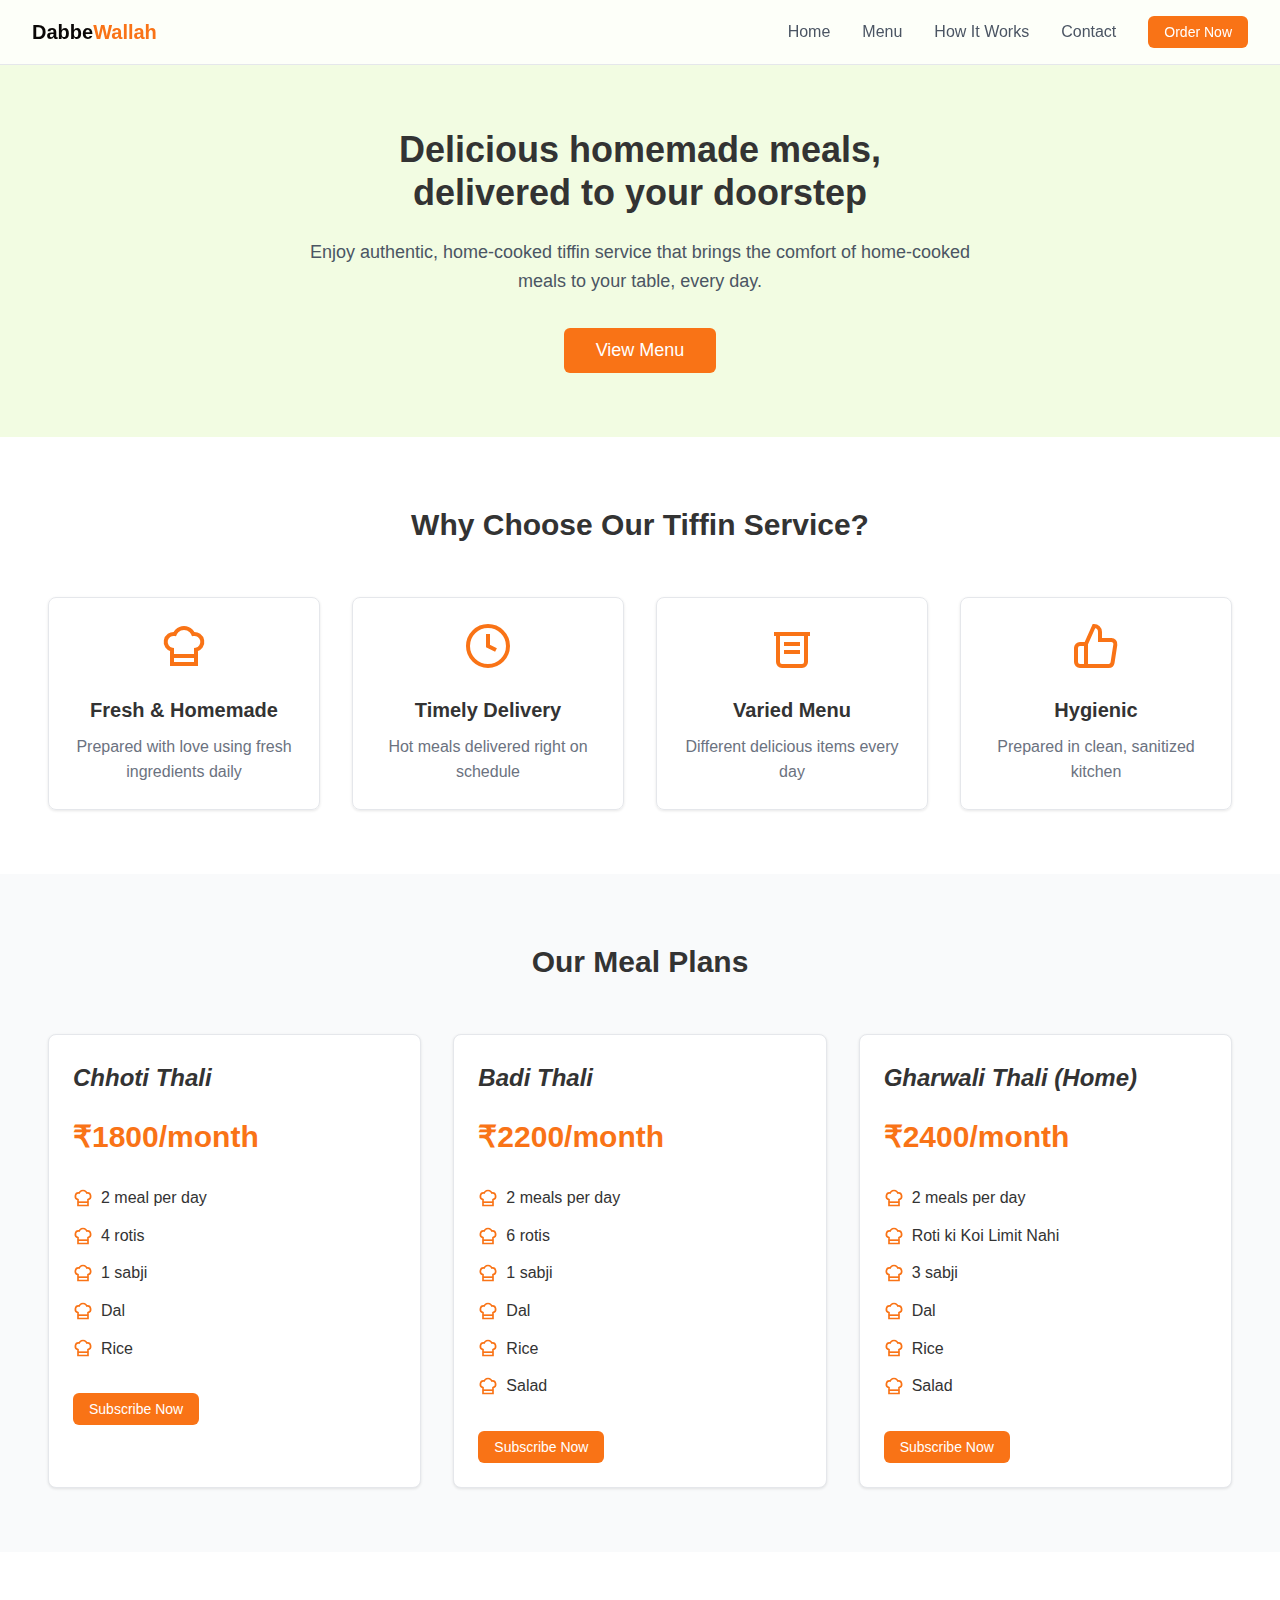
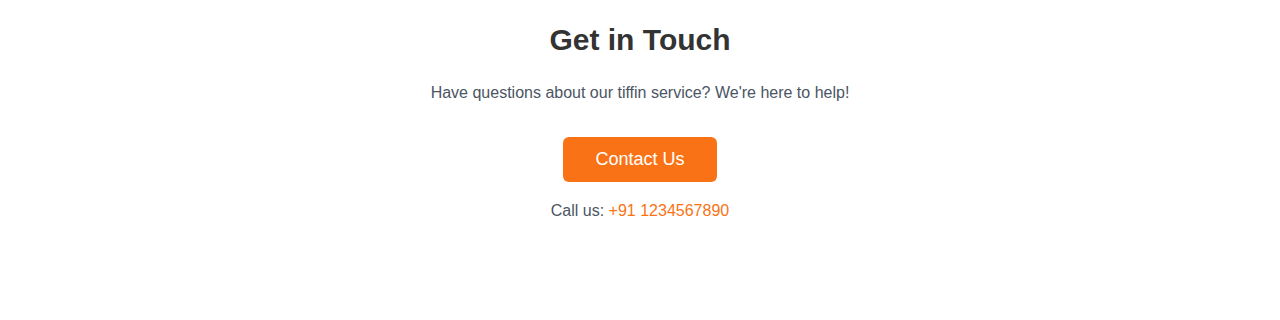
<file: mess.html>
<!DOCTYPE html>
<html lang="en">
<head>
    <meta charset="UTF-8">
    <meta name="viewport" content="width=device-width, initial-scale=1.0">
    <title>DabbeWallah-Enjoy authentic, home-cooked tiffin service</title>
    <link rel="stylesheet" href="mess.css">
</head>
<body>
    <!-- Navigation -->
    <nav class="navbar">
        <div class="container">
            <div class="nav-content">
                <a href="#home" class="logo">Dabbe<p style="display: inline; ">Wallah</p></a>
                
                <!-- Desktop Navigation -->
                <div class="nav-links desktop">
                    <a href="#home">Home</a>
                    <a href="#menu">Menu</a>
                    <a href="#how-it-works">How It Works</a>
                    <a href="#contact">Contact</a>
                    <button class="btn">Order Now</button>
                </div>

                <!-- Mobile Navigation -->
                <button class="menu-toggle" onclick="toggleMobileMenu()">
                    <div id="logo-container" style="width: 40px; height: 30px;">
                      <!-- Hamburger SVG (shown by default) -->
                      <svg id="hamburger" width="40" height="40" viewBox="0 0 24 24"
                           fill="none" stroke="currentColor" stroke-width="2">
                        <line x1="3" y1="12" x2="21" y2="12"></line>
                        <line x1="3" y1="6" x2="21" y2="6"></line>
                        <line x1="3" y1="18" x2="21" y2="18"></line>
                      </svg>
                    </div>
                  </button>
                  
                  <script>
                    const logoContainer = document.getElementById('logo-container');
                    const svgIcon = document.getElementById('hamburger');
                  
                    const img = new Image();
                    img.src = "tiffin.png";
                    img.alt = "Tiffin Logo";
                    img.style.width = "40px";
                    img.style.height = "30px";
                  
                    img.onload = function () {
                      logoContainer.replaceChild(img, svgIcon); // replace SVG with PNG if it loads
                    };
                  </script>
                <div class="mobile-menu">
                    <a href="#home">Home</a>
                    <a href="#menu">Menu</a>
                    <a href="#how-it-works">How It Works</a>
                    <a href="#contact">Contact</a>
                    <button class="btn">Order Now</button>
                </div>
            </div>
        </div>
    </nav>

    <!-- Hero Section -->
    <section id="home" class="hero">
        <div class="container">
            <h1>Delicious homemade meals,<br>delivered to your doorstep</h1>
            <p>Enjoy authentic, home-cooked tiffin service that brings the comfort of home-cooked meals to your table, every day.</p>
            <button class="btn btn-lg">View Menu</button>
        </div>
    </section>

    <!-- Features Section -->
    <section class="features">
        <div class="container">
            <h2>Why Choose Our Tiffin Service?</h2>
            <div class="features-grid">
                <div class="feature-card">
                    <svg class="icon" viewBox="0 0 24 24" fill="none" stroke="currentColor" stroke-width="2">
                        <path d="M6 13.87A4 4 0 0 1 7.41 6a5.11 5.11 0 0 1 1.05-1.54 5 5 0 0 1 7.08 0A5.11 5.11 0 0 1 16.59 6 4 4 0 0 1 18 13.87V21H6Z"></path>
                        <line x1="6" y1="17" x2="18" y2="17"></line>
                    </svg>
                    <h3>Fresh & Homemade</h3>
                    <p>Prepared with love using fresh ingredients daily</p>
                </div>
                <div class="feature-card">
                    <svg class="icon" viewBox="0 0 24 24" fill="none" stroke="currentColor" stroke-width="2">
                        <circle cx="12" cy="12" r="10"></circle>
                        <polyline points="12 6 12 12 16 14"></polyline>
                    </svg>
                    <h3>Timely Delivery</h3>
                    <p>Hot meals delivered right on schedule</p>
                </div>
                <div class="feature-card">
                    <svg class="icon" viewBox="0 0 24 24" fill="none" stroke="currentColor" stroke-width="2">
                        <path d="M3 6h18"></path>
                        <path d="M19 6v14a2 2 0 0 1-2 2H7a2 2 0 0 1-2-2V6"></path>
                        <line x1="8" y1="11" x2="16" y2="11"></line>
                        <line x1="8" y1="15" x2="16" y2="15"></line>
                    </svg>
                    <h3>Varied Menu</h3>
                    <p>Different delicious items every day</p>
                </div>
                <div class="feature-card">
                    <svg class="icon" viewBox="0 0 24 24" fill="none" stroke="currentColor" stroke-width="2">
                        <path d="M14 9V5a3 3 0 0 0-3-3l-4 9v11h11.28a2 2 0 0 0 2-1.7l1.38-9a2 2 0 0 0-2-2.3zM7 22H4a2 2 0 0 1-2-2v-7a2 2 0 0 1 2-2h3"></path>
                    </svg>
                    <h3>Hygienic</h3>
                    <p>Prepared in clean, sanitized kitchen</p>
                </div>
            </div>
        </div>
    </section>

    <!-- Menu Section -->
    <section id="menu" class="menu">
        <div class="container">
            <h2>Our Meal Plans</h2>
            <div class="plans-grid">
                <div class="plan-card">
                    <h3><i>Chhoti Thali</i></h3>
                    <p class="price">₹1800/month</p>
                    <ul>
                        <li>2 meal per day</li>
                        <li>4 rotis</li>
                        <li>1 sabji</li>
                        <li>Dal</li>
                        <li>Rice</li>
                    </ul>
                    <button class="btn">Subscribe Now</button>
                </div>
                <div class="plan-card">
                    <h3><i>Badi Thali</i></h3>
                    <p class="price">₹2200/month</p>
                    <ul>
                        <li>2 meals per day</li>
                        <li>6 rotis</li>
                        <li>1 sabji</li>
                        <li>Dal</li>
                        <li>Rice</li>
                        <li>Salad</li>
                    </ul>
                    <button class="btn">Subscribe Now</button>
                </div>
                <div class="plan-card">
                    <h3><i>Gharwali Thali (Home)</i></h3>
                    <p class="price">₹2400/month</p>
                    <ul>
                        <li>2 meals per day</li>
                        <li>Roti ki Koi Limit Nahi</li>
                        <li>3 sabji</li>
                        <li>Dal</li>
                        <li>Rice</li>
                        <li>Salad</li>
                    </ul>
                    <button class="btn">Subscribe Now</button>
                </div>
            </div>
        </div>
    </section>

    <!-- Contact Section -->
    <section id="contact" class="contact">
        <div class="container">
            <h2>Get in Touch</h2>
            <p>Have questions about our tiffin service? We're here to help!</p>
            <div class="contact-content">
                <button class="btn btn-lg">Contact Us</button>
                <p class="phone">Call us: <a href="tel:+911234567890">+91 1234567890</a></p>
            </div>
        </div>
    </section>

    <script>
        function toggleMobileMenu() {
            document.querySelector('.mobile-menu').classList.toggle('active');
        }
    </script>
</body>
</html>
</file>
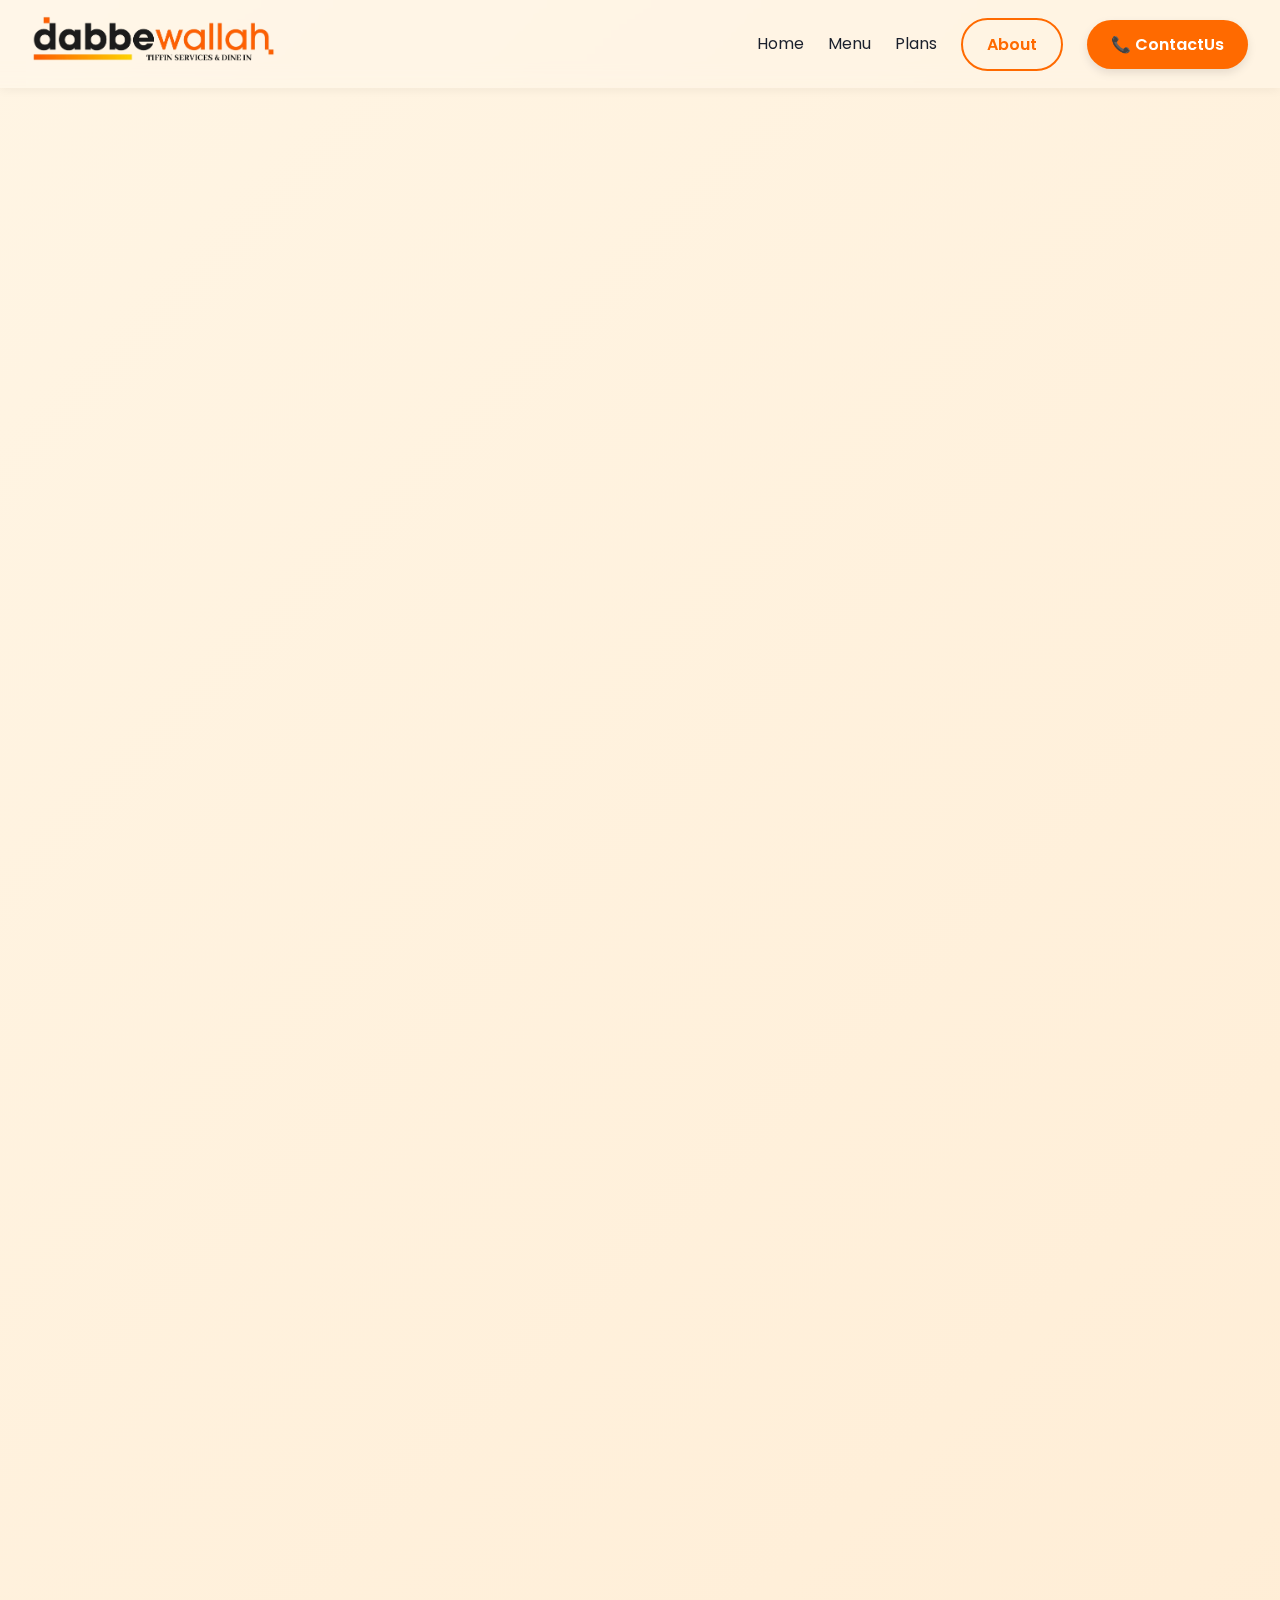
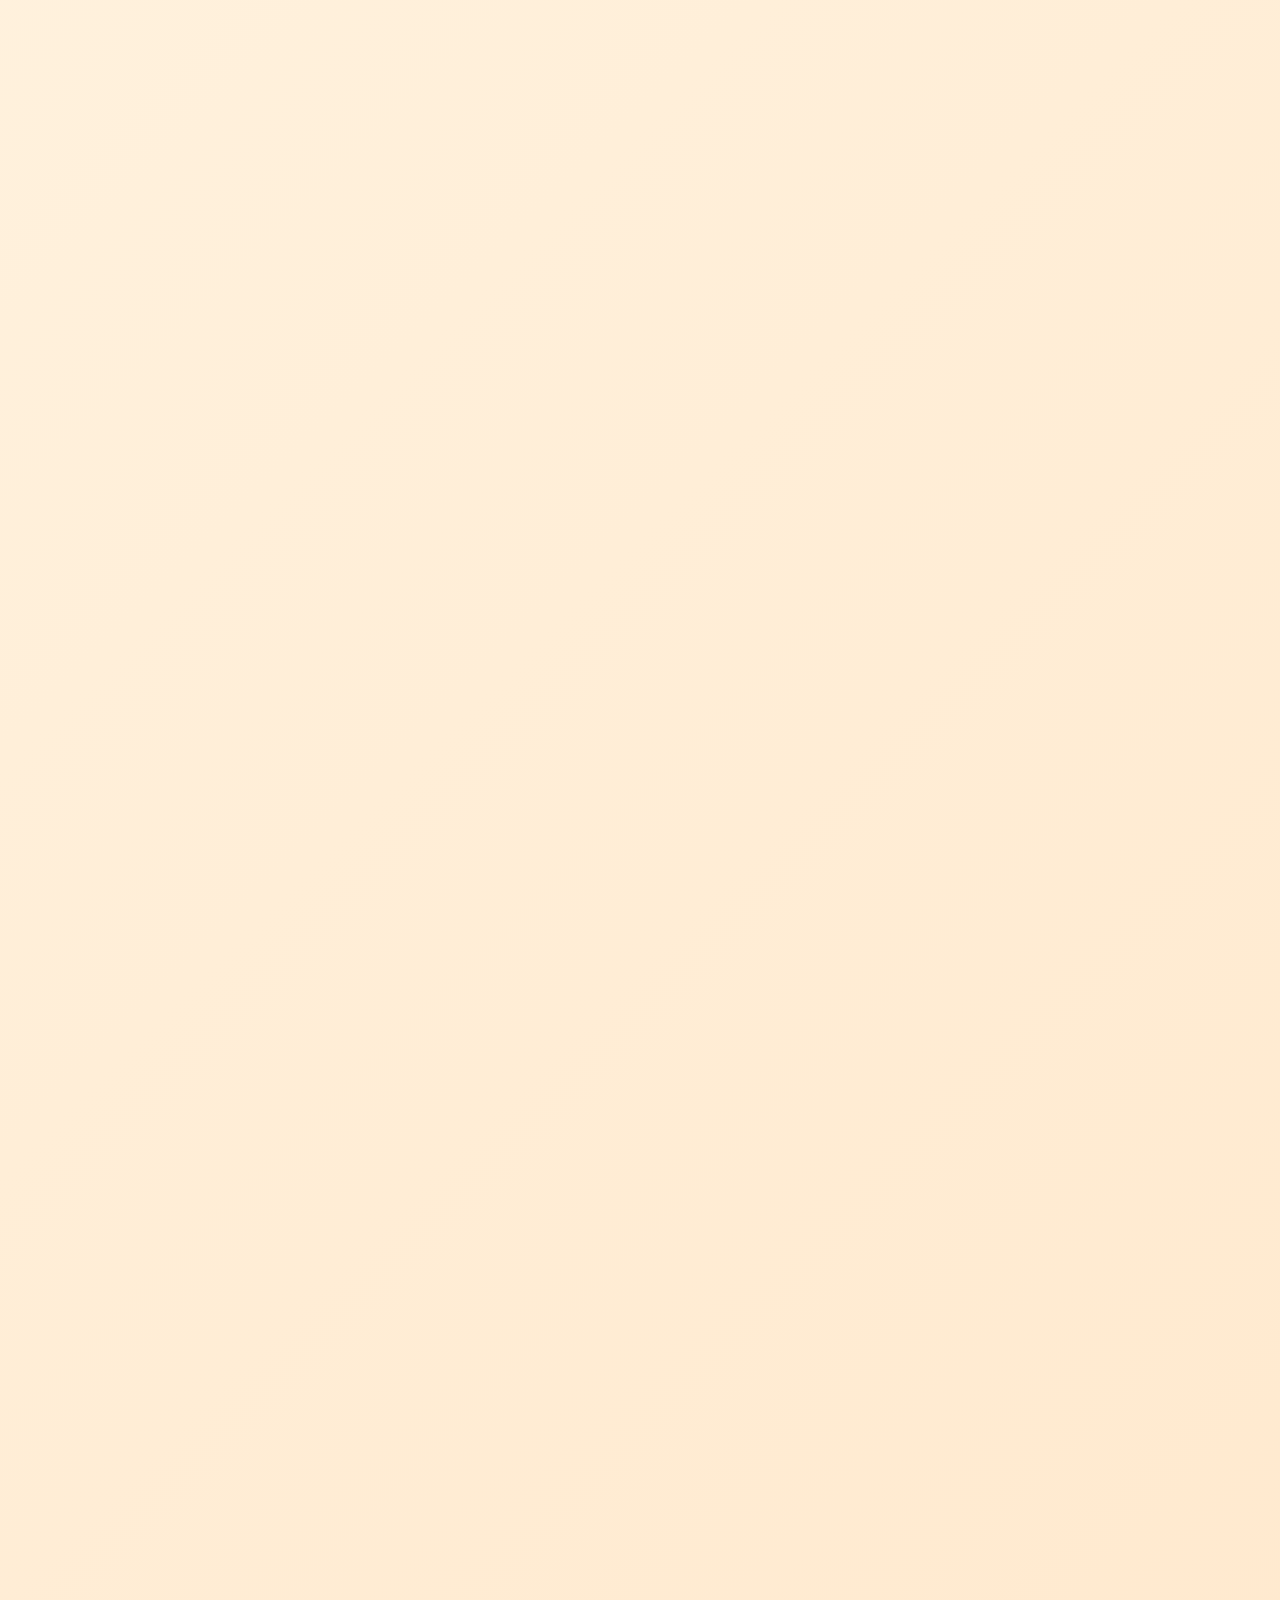
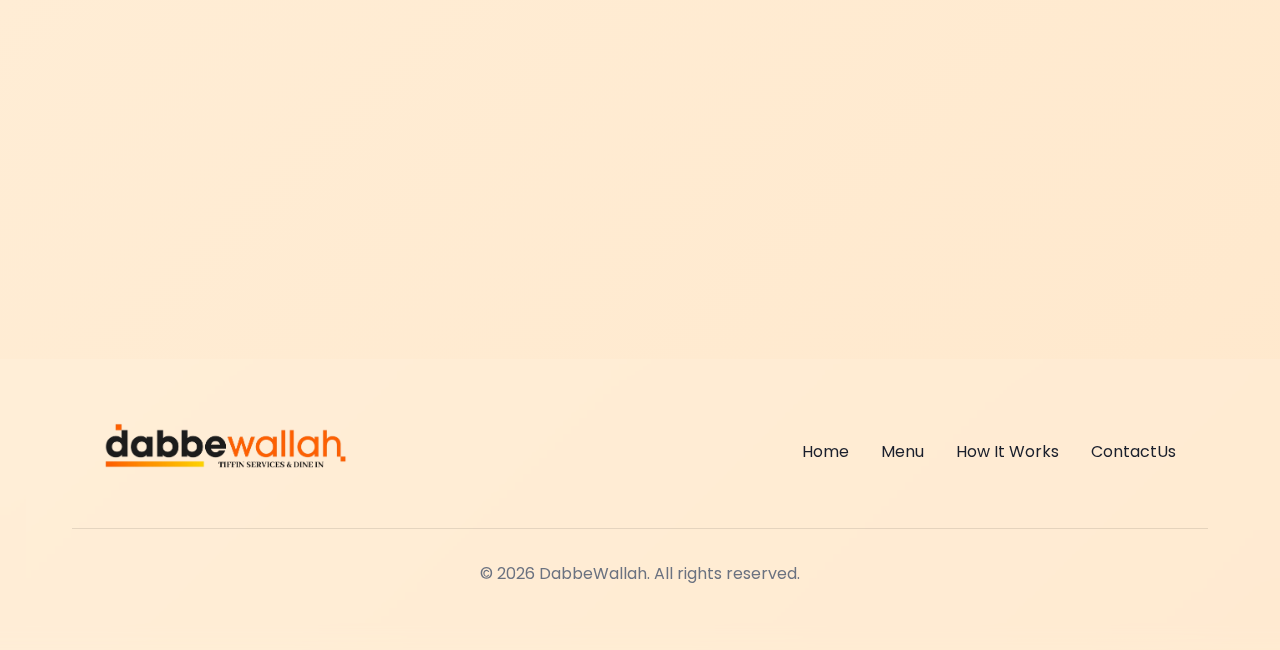
<file: plan.html>
<!DOCTYPE html>
<html lang="en">
<head>
  <meta charset="UTF-8">
  <meta name="viewport" content="width=device-width, initial-scale=1.0">
  <title>Dabbewallah Tiffin Plans</title>

  <link href="https://fonts.googleapis.com/css2?family=Lora:ital,wght@0,400;0,700;1,400&family=Poppins:wght@400;600&display=swap" rel="stylesheet">
  <link rel="stylesheet" href="CSS/style.css">
  <link rel="stylesheet" href="CSS/plan.css">
  <link rel="stylesheet" href="CSS/menu.css">
</head>
<body>
  <nav class="navbar">
    <div class="logo">
      <img src="img/logo2.png" alt="DabbeWallah Logo" style="height: 45px;">
    </div>
    <button class="mobile-menu-btn" onclick="toggleMobileMenu()">☰</button>
  
    <div class="nav-links" id="navLinks">
      <a href="index.html#home" class="nav-link">Home</a>
      <a href="menu.html" class="nav-link">Menu</a>
      <a href="plan.html" class="nav-link">Plans</a>
      <a href="index.html#about">
        <button class="btn-b" >About</button>
      </a>
      <a href="index.html#ContactUs">
        <button class="btn-a">📞 ContactUs</button>
      </a>
    </div>
  
    <!-- Mobile Menu (optional for smaller screens) -->
    <div class="mobile-menu" id="mobileMenu">
      <a href="#home" class="nav-link">Home</a>
      <a href="menu.html" class="nav-link">Menu</a>
      <a href="plan.html" class="nav-link">Plans</a>
      <a href="index.html#about">
        <button class="btn-b" >About</button>
      </a>
      <a href="index.html#ContactUs">
        <button class="btn-a">📞 ContactUs</button>
      </a>
    </div>
  </nav>

  <div class="container">
    <div class="header">
      <h1>Choose Your Perfect <span>Plan</span></h1>
      <p>
        📍Hollywood Colony, Kathora Road, Amravati<br>
        Maharashtra - 444604<br>
        <a href="tel:7057684137">📞 9834802573</a>
      </p>
    </div>

    <div class="category-selector">
      <div class="category-selector-container">
        <button class="category-btn active" data-category="veg-plans" style="border: 2px solid green;">
          Veg <h1>🥗</h1>
        </button>
        <button class="category-btn" data-category="non-veg-plans" style="border: 2px solid red;">
          Non-Veg <h1>🥩🍗</h1>
        </button>
      </div>
    </div>

    <div class="plans-content">
      <div id="veg-plans" class="plan-category-section active">
        <h2 class="plan-group-heading">Monthly Tiffin Plans (Veg)</h2>
        <div class="plans-grid">
          <div class="plan-card">
            <div class="food-tag">
              <svg class="veg-symbol" viewBox="0 0 100 100" fill="currentColor">
                <rect width="100" height="100" fill="none" stroke="currentColor" stroke-width="8"/>
                <circle cx="50" cy="50" r="25" fill="currentColor" />
              </svg>
              <h4>Full Tiffin</h4>
            </div>
            <ul>
              <li>2 Times a Day</li>
              <li>5-7 Rotis</li>
            </ul>
            <div class="price">₹ 2300<span>/month</span></div>
            <button class="select-plan-btn">Select Plan</button>
          </div>
          <div class="plan-card">
            <div class="food-tag">
              <svg class="veg-symbol" viewBox="0 0 100 100" fill="currentColor">
                <rect width="100" height="100" fill="none" stroke="currentColor" stroke-width="8"/>
                <circle cx="50" cy="50" r="25" fill="currentColor" />
              </svg>
              <h4>Half Tiffin</h4>
            </div>
            <ul>
              <li>2 Times a Day</li>
              <li>3 Rotis</li>
            </ul>
            <div class="price">₹ 1600<span>/month</span></div>
            <button class="select-plan-btn">Select Plan</button>
          </div>
        </div>

        <h2 class="plan-group-heading">Monthly Dine-in Plans (Veg)</h2>
        <div class="plans-grid">
          <div class="plan-card">
            <div class="food-tag">
              <svg class="veg-symbol" viewBox="0 0 100 100" fill="currentColor">
                <rect width="100" height="100" fill="none" stroke="currentColor" stroke-width="8"/>
                <circle cx="50" cy="50" r="25" fill="currentColor" />
              </svg>
              <h4>Full Dine-in (Veg)</h4>
            </div>
            <ul>
              <li>Unlimited for 1 Person</li>
              <li>2 Times a Day</li>
            </ul>
            <div class="price">₹ 2300<span>/month</span></div>
            <button class="select-plan-btn">Select Plan</button>
          </div>
          <div class="plan-card">
            <div class="food-tag">
              <svg class="veg-symbol" viewBox="0 0 100 100" fill="currentColor">
                <rect width="100" height="100" fill="none" stroke="currentColor" stroke-width="8"/>
                <circle cx="50" cy="50" r="25" fill="currentColor" />
              </svg>
              <h4>Full Dine-in (Girls)</h4>
            </div>
            <ul>
              <li>Unlimited for 1 Person</li>
              <li>2 Times a Day</li>
            </ul>
            <div class="price">₹ 1800<span>/month</span></div>
            <button class="select-plan-btn">Select Plan</button>
          </div>
        </div>

        <h2 class="plan-group-heading">1-Time Dine-in Plans (Veg)</h2>
        <div class="plans-grid">
          <div class="plan-card">
            <div class="food-tag">
               <svg class="veg-symbol" viewBox="0 0 100 100" fill="currentColor">
                <rect width="100" height="100" fill="none" stroke="currentColor" stroke-width="8"/>
                <circle cx="50" cy="50" r="25" fill="currentColor" />
              </svg>
              <h4>1-Time Dine-in (Veg)</h4>
            </div>
            <ul>
              <li>Unlimited for 1 Person</li>
              <li>1 Time a Day</li>
            </ul>
            <div class="price">₹ 1300<span>/month</span></div>
            <button class="select-plan-btn">Select Plan</button>
          </div>
          <div class="plan-card">
            <div class="food-tag">
               <svg class="veg-symbol" viewBox="0 0 100 100" fill="currentColor">
                <rect width="100" height="100" fill="none" stroke="currentColor" stroke-width="8"/>
                <circle cx="50" cy="50" r="25" fill="currentColor" />
              </svg>
              <h4>1-Time Dine-in (Girls)</h4>
            </div>
            <ul>
              <li>Unlimited for 1 Person</li>
              <li>1 Time a Day</li>
            </ul>
            <div class="price">₹ 1200<span>/month</span></div>
            <button class="select-plan-btn">Select Plan</button>
          </div>
        </div>

        <h2 class="plan-group-heading">Trial / Guest Plans (Veg)</h2>
        <div class="plans-grid">
          <div class="plan-card">
             <div class="food-tag">
               <svg class="veg-symbol" viewBox="0 0 100 100" fill="currentColor">
                <rect width="100" height="100" fill="none" stroke="currentColor" stroke-width="8"/>
                <circle cx="50" cy="50" r="25" fill="currentColor" />
              </svg>
              <h4>Single Tiffin</h4>
            </div>
            <ul>
              <li>1 Time</li>
            </ul>
            <div class="price">₹ 60</div>
            <button class="select-plan-btn">Order Now</button>
          </div>
          <div class="plan-card">
             <div class="food-tag">
               <svg class="veg-symbol" viewBox="0 0 100 100" fill="currentColor">
                <rect width="100" height="100" fill="none" stroke="currentColor" stroke-width="8"/>
                <circle cx="50" cy="50" r="25" fill="currentColor" />
              </svg>
              <h4>Single Dine-in</h4>
            </div>
            <ul>
              <li>1 Time</li>
            </ul>
            <div class="price">₹ 70</div>
            <button class="select-plan-btn">Dine In</button>
          </div>
        </div>

        <h2 class="plan-group-heading">Short-Term Plans (Veg)</h2>
        <div class="plans-grid">
          <div class="plan-card">
             <div class="food-tag">
               <svg class="veg-symbol" viewBox="0 0 100 100" fill="currentColor">
                <rect width="100" height="100" fill="none" stroke="currentColor" stroke-width="8"/>
                <circle cx="50" cy="50" r="25" fill="currentColor" />
              </svg>
              <h4>10 Days Full Tiffin</h4>
            </div>
            <ul>
              <li>2 Times a Day</li>
              <li>5-7 Rotis</li>
            </ul>
            <div class="price">₹ 800</div>
            <button class="select-plan-btn">Select Plan</button>
          </div>
          <div class="plan-card">
            <div class="food-tag">
               <svg class="veg-symbol" viewBox="0 0 100 100" fill="currentColor">
                <rect width="100" height="100" fill="none" stroke="currentColor" stroke-width="8"/>
                <circle cx="50" cy="50" r="25" fill="currentColor" />
              </svg>
              <h4>10 Days Half Tiffin</h4>
            </div>
            <ul>
              <li>2 Times a Day</li>
              <li>3 Rotis</li>
            </ul>
            <div class="price">₹ 600</div>
            <button class="select-plan-btn">Select Plan</button>
          </div>
          <div class="plan-card">
            <div class="food-tag">
               <svg class="veg-symbol" viewBox="0 0 100 100" fill="currentColor">
                <rect width="100" height="100" fill="none" stroke="currentColor" stroke-width="8"/>
                <circle cx="50" cy="50" r="25" fill="currentColor" />
              </svg>
              <h4>10 Days 1-Time Tiffin</h4>
            </div>
            <ul>
              <li>1 Time a Day</li>
              <li>5-7 Rotis</li>
            </ul>
            <div class="price">₹ 400</div>
            <button class="select-plan-btn">Select Plan</button>
          </div>
          <div class="plan-card">
             <div class="food-tag">
               <svg class="veg-symbol" viewBox="0 0 100 100" fill="currentColor">
                <rect width="100" height="100" fill="none" stroke="currentColor" stroke-width="8"/>
                <circle cx="50" cy="50" r="25" fill="currentColor" />
              </svg>
              <h4>15 Days Full Tiffin</h4>
            </div>
            <ul>
              <li>2 Times a Day</li>
              <li>5-7 Rotis</li>
            </ul>
            <div class="price">₹ 1200</div>
            <button class="select-plan-btn">Select Plan</button>
          </div>
          <div class="plan-card">
            <div class="food-tag">
               <svg class="veg-symbol" viewBox="0 0 100 100" fill="currentColor">
                <rect width="100" height="100" fill="none" stroke="currentColor" stroke-width="8"/>
                <circle cx="50" cy="50" r="25" fill="currentColor" />
              </svg>
              <h4>15 Days Half Tiffin</h4>
            </div>
            <ul>
              <li>2 Times a Day</li>
              <li>3 Rotis</li>
            </ul>
            <div class="price">₹ 800</div>
            <button class="select-plan-btn">Select Plan</button>
          </div>
          <div class="plan-card">
            <div class="food-tag">
               <svg class="veg-symbol" viewBox="0 0 100 100" fill="currentColor">
                <rect width="100" height="100" fill="none" stroke="currentColor" stroke-width="8"/>
                <circle cx="50" cy="50" r="25" fill="currentColor" />
              </svg>
              <h4>15 Days 1-Time Tiffin</h4>
            </div>
            <ul>
              <li>1 Time a Day</li>
              <li>5-7 Rotis</li>
            </ul>
            <div class="price">₹ 600</div>
            <button class="select-plan-btn">Select Plan</button>
          </div>
        </div>
      </div>

      <div id="non-veg-plans" class="plan-category-section">
        <h2 class="plan-group-heading">Monthly Tiffin Plans (Non-Veg)</h2>
        <div class="plans-grid">
          <div class="plan-card">
            <div class="food-tag">
              <svg class="non-veg-symbol" viewBox="0 0 100 100" fill="currentColor">
                 <rect width="100" height="100" fill="none" stroke="currentColor" stroke-width="8"/>
                 <polygon points="50,20 85,80 15,80" fill="currentColor" />
              </svg>
              <h4>Full Tiffin</h4>
            </div>
            <ul>
              <li>2 Times a Day</li>
              <li>5-7 Rotis</li>
            </ul>
            <div class="price">₹ 2400<span>/month</span></div>
            <button class="select-plan-btn">Select Plan</button>
          </div>
          <div class="plan-card">
            <div class="food-tag">
              <svg class="non-veg-symbol" viewBox="0 0 100 100" fill="currentColor">
                 <rect width="100" height="100" fill="none" stroke="currentColor" stroke-width="8"/>
                 <polygon points="50,20 85,80 15,80" fill="currentColor" />
              </svg>
              <h4>Half Tiffin</h4>
            </div>
            <ul>
              <li>2 Times a Day</li>
              <li>3 Rotis</li>
            </ul>
            <div class="price">₹ 1800<span>/month</span></div>
            <button class="select-plan-btn">Select Plan</button>
          </div>
        </div>

        <h2 class="plan-group-heading">Monthly Dine-in Plans (Non-Veg)</h2>
        <div class="plans-grid">
          <div class="plan-card">
            <div class="food-tag">
              <svg class="non-veg-symbol" viewBox="0 0 100 100" fill="currentColor">
                 <rect width="100" height="100" fill="none" stroke="currentColor" stroke-width="8"/>
                 <polygon points="50,20 85,80 15,80" fill="currentColor" />
              </svg>
              <h4>Full Dine-in (Non-Veg)</h4>
            </div>
            <ul>
              <li>Unlimited for 1 Person</li>
              <li>2 Times a Day</li>
            </ul>
            <div class="price">₹ 2400<span>/month</span></div>
            <button class="select-plan-btn">Select Plan</button>
          </div>
          <div class="plan-card">
             <div class="food-tag">
              <svg class="non-veg-symbol" viewBox="0 0 100 100" fill="currentColor">
                 <rect width="100" height="100" fill="none" stroke="currentColor" stroke-width="8"/>
                 <polygon points="50,20 85,80 15,80" fill="currentColor" />
              </svg>
              <h4>Full Dine-in (Boys)</h4>
            </div>
            <ul>
              <li>Unlimited for 1 Person</li>
              <li>2 Times a Day</li>
            </ul>
            <div class="price">₹ 2000<span>/month</span></div>
            <button class="select-plan-btn">Select Plan</button>
          </div>
        </div>

        <h2 class="plan-group-heading">1-Time Dine-in Plans (Non-Veg)</h2>
        <div class="plans-grid">
          <div class="plan-card">
             <div class="food-tag">
              <svg class="non-veg-symbol" viewBox="0 0 100 100" fill="currentColor">
                 <rect width="100" height="100" fill="none" stroke="currentColor" stroke-width="8"/>
                 <polygon points="50,20 85,80 15,80" fill="currentColor" />
              </svg>
              <h4>1-Time Dine-in (Non-Veg)</h4>
            </div>
            <ul>
              <li>Unlimited for 1 Person</li>
              <li>1 Time a Day</li>
            </ul>
            <div class="price">₹ 1400<span>/month</span></div>
            <button class="select-plan-btn">Select Plan</button>
          </div>
          <div class="plan-card">
            <div class="food-tag">
              <svg class="non-veg-symbol" viewBox="0 0 100 100" fill="currentColor">
                 <rect width="100" height="100" fill="none" stroke="currentColor" stroke-width="8"/>
                 <polygon points="50,20 85,80 15,80" fill="currentColor" />
              </svg>
              <h4>1-Time Dine-in (Boys)</h4>
            </div>
            <ul>
              <li>Unlimited for 1 Person</li>
              <li>1 Time a Day</li>
            </ul>
            <div class="price">₹ 1300<span>/month</span></div>
            <button class="select-plan-btn">Select Plan</button>
          </div>
        </div>

        <h2 class="plan-group-heading">Trial / Guest Plans (Non-Veg)</h2>
        <div class="plans-grid">
          <div class="plan-card">
             <div class="food-tag">
              <svg class="non-veg-symbol" viewBox="0 0 100 100" fill="currentColor">
                 <rect width="100" height="100" fill="none" stroke="currentColor" stroke-width="8"/>
                 <polygon points="50,20 85,80 15,80" fill="currentColor" />
              </svg>
              <h4>Single Tiffin</h4>
            </div>
            <ul>
              <li>1 Time</li>
            </ul>
            <div class="price">₹ 100</div>
            <button class="select-plan-btn">Order Now</button>
          </div>
          <div class="plan-card">
            <div class="food-tag">
              <svg class="non-veg-symbol" viewBox="0 0 100 100" fill="currentColor">
                 <rect width="100" height="100" fill="none" stroke="currentColor" stroke-width="8"/>
                 <polygon points="50,20 85,80 15,80" fill="currentColor" />
              </svg>
              <h4>Single Dine-in</h4>
            </div>
            <ul>
              <li>1 Time</li>
            </ul>
            <div class="price">₹ 120</div>
            <button class="select-plan-btn">Dine In</button>
          </div>
        </div>

        <h2 class="plan-group-heading">Short-Term Plans (Non-Veg)</h2>
        <div class="plans-grid">
          <div class="plan-card">
             <div class="food-tag">
              <svg class="non-veg-symbol" viewBox="0 0 100 100" fill="currentColor">
                 <rect width="100" height="100" fill="none" stroke="currentColor" stroke-width="8"/>
                 <polygon points="50,20 85,80 15,80" fill="currentColor" />
              </svg>
              <h4>10 Days Full Tiffin</h4>
            </div>
            <ul>
              <li>2 Times a Day</li>
              <li>5-7 Rotis</li>
            </ul>
            <div class="price">₹ 900</div>
            <button class="select-plan-btn">Select Plan</button>
          </div>
          <div class="plan-card">
             <div class="food-tag">
              <svg class="non-veg-symbol" viewBox="0 0 100 100" fill="currentColor">
                 <rect width="100" height="100" fill="none" stroke="currentColor" stroke-width="8"/>
                 <polygon points="50,20 85,80 15,80" fill="currentColor" />
              </svg>
              <h4>10 Days Half Tiffin</h4>
            </div>
            <ul>
              <li>2 Times a Day</li>
              <li>3 Rotis</li>
            </ul>
            <div class="price">₹ 700</div>
            <button class="select-plan-btn">Select Plan</button>
          </div>
          <div class="plan-card">
            <div class="food-tag">
              <svg class="non-veg-symbol" viewBox="0 0 100 100" fill="currentColor">
                 <rect width="100" height="100" fill="none" stroke="currentColor" stroke-width="8"/>
                 <polygon points="50,20 85,80 15,80" fill="currentColor" />
              </svg>
              <h4>10 Days 1-Time Tiffin</h4>
            </div>
            <ul>
              <li>1 Time a Day</li>
              <li>5-7 Rotis</li>
            </ul>
            <div class="price">₹ 450</div>
            <button class="select-plan-btn">Select Plan</button>
          </div>
          <div class="plan-card">
             <div class="food-tag">
              <svg class="non-veg-symbol" viewBox="0 0 100 100" fill="currentColor">
                 <rect width="100" height="100" fill="none" stroke="currentColor" stroke-width="8"/>
                 <polygon points="50,20 85,80 15,80" fill="currentColor" />
              </svg>
              <h4>15 Days Full Tiffin</h4>
            </div>
            <ul>
              <li>2 Times a Day</li>
              <li>5-7 Rotis</li>
            </ul>
            <div class="price">₹ 1300</div>
            <button class="select-plan-btn">Select Plan</button>
          </div>
          <div class="plan-card">
            <div class="food-tag">
              <svg class="non-veg-symbol" viewBox="0 0 100 100" fill="currentColor">
                 <rect width="100" height="100" fill="none" stroke="currentColor" stroke-width="8"/>
                 <polygon points="50,20 85,80 15,80" fill="currentColor" />
              </svg>
              <h4>15 Days Half Tiffin</h4>
            </div>
            <ul>
              <li>2 Times a Day</li>
              <li>3 Rotis</li>
            </ul>
            <div class="price">₹ 900</div>
            <button class="select-plan-btn">Select Plan</button>
          </div>
          <div class="plan-card">
             <div class="food-tag">
              <svg class="non-veg-symbol" viewBox="0 0 100 100" fill="currentColor">
                 <rect width="100" height="100" fill="none" stroke="currentColor" stroke-width="8"/>
                 <polygon points="50,20 85,80 15,80" fill="currentColor" />
              </svg>
              <h4>15 Days 1-Time Tiffin</h4>
            </div>
            <ul>
              <li>1 Time a Day</li>
              <li>5-7 Rotis</li>
            </ul>
            <div class="price">₹ 650</div>
            <button class="select-plan-btn">Select Plan</button>
          </div>
        </div>
      </div>
    </div>
  </div>

  <footer class="footer">
    <div class="container">
      <div class="footer-content">
        <div class="footer-info">
          <div class="footer-logo">
            <div class="logo"><img src="img/logo2.png" alt="" style="height: 45px;"></div>
          </div>
        </div>
        <div class="footer-links">
          <a href="index.html#home">Home</a>
          <a href="index.html#menu">Menu</a>
          <a href="index.html#how-it-works">How It Works</a>
          <a href="index.html#contact">ContactUs</a>
        </div>
      </div>
      <div class="copyright">
        &copy; <span id="current-year">2024</span> DabbeWallah. All rights reserved.
      </div>
    </div>
  </footer>

  <script>
    // Mobile menu toggle - From menu.html
    const mobileMenuBtn = document.querySelector('.mobile-menu-btn');
    const mobileMenu = document.querySelector('.mobile-menu');

    if (mobileMenuBtn && mobileMenu) {
      mobileMenuBtn.addEventListener('click', () => {
        mobileMenu.classList.toggle('active');
      });
    }

    // Category Switching for Plans - Adapted from menu.html
    const categoryButtons = document.querySelectorAll('.category-btn');
    const planCategorySections = document.querySelectorAll('.plan-category-section');

    categoryButtons.forEach(button => {
      button.addEventListener('click', () => {
        // Toggle category buttons
        categoryButtons.forEach(btn => btn.classList.remove('active'));
        button.classList.add('active');

        // Show correct plan category
        const category = button.getAttribute('data-category');
        planCategorySections.forEach(section => {
          section.classList.remove('active');
          section.style.opacity = 0; // Reset opacity for animation
          section.style.transform = 'translateY(20px)'; // Reset transform for animation
        });

        const activeSection = document.getElementById(category);
        if (activeSection) {
          activeSection.classList.add('active');
          // Re-apply animation after a small delay to ensure it plays
          setTimeout(() => {
            activeSection.style.opacity = 1;
            activeSection.style.transform = 'translateY(0)';
            activeSection.style.animation = 'fadeInUp 0.6s forwards'; // Apply animation
          }, 50); // Small delay
        }
      });
    });

    // Initialize animations for elements on page load
    document.addEventListener('DOMContentLoaded', () => {
      document.getElementById('current-year').textContent = new Date().getFullYear();
    });
  </script>
</body>
</html>
</file>
<file: CSS/ContactUs.css>
/* Base styles */

/* Container */
.container {
  max-width: 1200px;
  margin: 0 auto;
  padding: 2rem;
}

/* Header */
.header {
  text-align: center;
  margin-bottom: 3rem;
  opacity: 0;
  transform: translateY(20px);
  animation: fadeInUp 0.6s forwards;
}

.header h1 {
  font-size: 2.5rem;
  margin-bottom: 0.5rem;
  position: relative;
  display: inline-block;
}

.header h1 span {
  color: var(--primary);
}

.header h1::after {
  content: '';
  position: absolute;
  bottom: -10px;
  left: 50%;
  transform: translateX(-50%);
  width: 80px;
  height: 3px;
  background: linear-gradient(to right, var(--secondary), var(--primary));
  border-radius: 2px;
}

.header p {
  color: var(--muted);
  margin: 1.5rem auto 1rem;
  max-width: 600px;
}

/* Contact section */
.contact-section {
  display: flex;
  flex-wrap: wrap;
  gap: 2rem;
  margin-bottom: 4rem;
}

.contact-info {
  flex: 1;
  min-width: 300px;
}

.contact-form {
  flex: 2;
  min-width: 300px;
}

.contact-card {
  background-color: var(--card-bg);
  backdrop-filter: blur(10px);
  border-radius: 1rem;
  overflow: hidden;
  box-shadow: 0 4px 20px rgba(0, 0, 0, 0.1);
  padding: 2rem;
  height: 100%;
  opacity: 0;
  transform: translateY(20px);
  animation: fadeInUp 0.6s forwards 0.3s;
  transition: transform 0.3s, box-shadow 0.3s;
}

.contact-card:hover {
  transform: translateY(-5px);
  box-shadow: 0 10px 30px rgba(0, 0, 0, 0.15);
}

/* Contact Info */
.info-item {
  display: flex;
  align-items: center;
  margin-bottom: 1.5rem;
  padding-bottom: 1.5rem;
  border-bottom: 1px solid var(--border);
}

.info-item:last-child {
  border-bottom: none;
  margin-bottom: 0;
  padding-bottom: 0;
}

.info-icon {
  width: 50px;
  height: 50px;
  border-radius: 50%;
  background: linear-gradient(135deg, var(--primary), var(--secondary));
  display: flex;
  align-items: center;
  justify-content: center;
  margin-right: 1rem;
  flex-shrink: 0;
  color: white;
  font-size: 1.5rem;
}

.info-content h3 {
  font-size: 1.2rem;
  margin-bottom: 0.2rem;
  color: var(--foreground);
}

.info-content p, .info-content a {
  color: var(--muted);
  text-decoration: none;
  transition: color 0.3s;
}

.info-content a:hover {
  color: var(--primary);
}

.social-links {
  display: flex;
  gap: 1rem;
  margin-top: 1rem;
}

.social-link {
  width: 40px;
  height: 40px;
  border-radius: 50%;
  background-color: rgba(255, 255, 255, 0.2);
  display: flex;
  align-items: center;
  justify-content: center;
  color: var(--foreground);
  text-decoration: none;
  transition: all 0.3s;
}

.social-link:hover {
  background: linear-gradient(135deg, var(--primary), var(--secondary));
  color: white;
  transform: translateY(-3px);
}

/* Form */
.form-group {
  margin-bottom: 1.5rem;
}

.form-label {
  display: block;
  margin-bottom: 0.5rem;
  font-weight: 600;
  color: var(--foreground);
}

.form-control {
  width: 100%;
  padding: 0.75rem 1rem;
  border-radius: 0.75rem;
  border: 1px solid var(--border);
  background-color: rgba(255, 255, 255, 0.5);
  font-family: 'Poppins', sans-serif;
  font-size: 1rem;
  transition: all 0.3s;
}

.form-control:focus {
  outline: none;
  border-color: var(--primary);
  box-shadow: 0 0 0 3px rgba(255, 106, 0, 0.2);
}

textarea.form-control {
  min-height: 150px;
  resize: vertical;
}

.submit-btn {
  background: linear-gradient(135deg, var(--primary), var(--secondary));
  color: white;
  border: none;
  padding: 0.75rem 2rem;
  border-radius: 0.75rem;
  font-weight: 600;
  cursor: pointer;
  transition: transform 0.3s, box-shadow 0.3s;
  display: inline-block;
  box-shadow: 0 4px 6px rgba(0, 0, 0, 0.1);
  font-size: 1rem;
}

.submit-btn:hover {
  transform: translateY(-2px);
  box-shadow: 0 6px 8px rgba(0, 0, 0, 0.15);
}

/* Map */
.map-container {
  width: 100%;
  height: 400px;
  border-radius: 1rem;
  overflow: hidden;
  box-shadow: 0 4px 20px rgba(0, 0, 0, 0.1);
  margin-bottom: 4rem;
  opacity: 0;
  transform: translateY(20px);
  animation: fadeInUp 0.6s forwards 0.6s;
}

.map-iframe {
  width: 100%;
  height: 100%;
  border: none;
}

/* Toast notification */
.toast {
  position: fixed;
  top: 100px;
  right: 20px;
  background-color: var(--success);
  color: white;
  padding: 1rem 1.5rem;
  border-radius: 0.75rem;
  box-shadow: 0 4px 15px rgba(0, 0, 0, 0.2);
  display: flex;
  align-items: center;
  transform: translateX(200%);
  transition: transform 0.5s ease;
  z-index: 1001;
}

.toast.show {
  transform: translateX(0);
}

.toast-icon {
  margin-right: 0.75rem;
  font-size: 1.2rem;
}

/* Animations */
@keyframes fadeInUp {
  from {
    opacity: 0;
    transform: translateY(20px);
  }
  to {
    opacity: 1;
    transform: translateY(0);
  }
}

@keyframes pulse {
  0% {
    transform: scale(1);
  }
  50% {
    transform: scale(1.05);
  }
  100% {
    transform: scale(1);
  }
}

.pulse {
  animation: pulse 2s infinite;
}

/* Footer */
.footer {
  background-color: rgba(255, 255, 255, 0.1);
  backdrop-filter: blur(10px);
  padding: 2rem 0;
  margin-top: 3rem;
  text-align: center;
}

.footer-content {
  max-width: 1200px;
  margin: 0 auto;
  padding: 0 2rem;
}

.footer-logo {
  font-size: 1.5rem;
  margin-bottom: 1rem;
}

.footer-links {
  display: flex;
  justify-content: center;
  flex-wrap: wrap;
  gap: 2rem;
  margin-bottom: 1rem;
}

.footer-link {
  color: var(--foreground);
  text-decoration: none;
  transition: color 0.3s;
}

.footer-link:hover {
  color: var(--primary);
}

.footer-text {
  color: var(--muted);
  font-size: 0.9rem;
  margin-top: 1.5rem;
}

/* Responsive */
@media (max-width: 768px) {
  .nav-links {
    display: none;
  }

  .mobile-menu-btn {
    display: block;
  }

  .header h1 {
    font-size: 2rem;
  }

  .contact-section {
    flex-direction: column;
  }
}

@media (max-width: 480px) {
  .container {
    padding: 1rem;
  }

  .header h1 {
    font-size: 1.8rem;
  }

  .info-icon {
    width: 40px;
    height: 40px;
    font-size: 1.2rem;
  }

  .contact-card {
    padding: 1.5rem;
  }
}
</file>
<file: CSS/menu.css>
* {
    margin: 0;
    padding: 0;
    box-sizing: border-box;
  }


  body {
    font-family: 'Poppins', sans-serif;
    background: linear-gradient(135deg, var(--background-start), var(--background-end));
    color: var(--foreground);
    min-height: 100vh;
    line-height: 1.6;
    padding-top: 80px; /* For fixed navbar */
  }

  h1, h2, h3 {
    font-family: 'Lora', serif;
    font-weight: 700;
  }

  /* Navbar */
  /* .navbar {
    position: fixed;
    top: 0;
    left: 0;
    width: 100%;
    background-color: rgba(255, 255, 255, 0.15);
    backdrop-filter: blur(10px);
    z-index: 1000;
    padding: 1rem 2rem;
    box-shadow: 0 2px 10px rgba(0, 0, 0, 0.05);
  }

  .navbar-container {
    display: flex;
    justify-content: space-between;
    align-items: center;
    max-width: 1200px;
    margin: 0 auto;
  } */
/* 
  .logo {
    font-size: 1.5rem;
    font-weight: bold;
    text-decoration: none;
  } */




  .nav-link {
    color: var(--foreground);
    text-decoration: none;
    transition: color 0.3s;
  }

  .nav-link:hover {
    color: var(--primary);
  }

  .login-btn {
    background: linear-gradient(135deg, var(--primary), var(--secondary));
    color: white;
    border: none;
    padding: 0.5rem 1.5rem;
    border-radius: 0.75rem;
    font-weight: 600;
    cursor: pointer;
    transition: transform 0.3s, box-shadow 0.3s;
    display: flex;
    align-items: center;
    gap: 0.5rem;
    box-shadow: 0 4px 6px rgba(0, 0, 0, 0.1);
  }

  .login-btn:hover {
    transform: translateY(-2px);
    box-shadow: 0 6px 8px rgba(0, 0, 0, 0.15);
  }

  .mobile-menu-btn {
    display: none;
    background: none;
    border: none;
    font-size: 1.5rem;
    color: var(--foreground);
    cursor: pointer;
  }

  .mobile-menu {
    display: none;
    position: absolute;
    top: 100%;
    left: 0;
    width: 100%;
    background-color: rgba(255, 255, 255, 0.95);
    backdrop-filter: blur(10px);
    padding: 1rem;
    box-shadow: 0 4px 6px rgba(0, 0, 0, 0.1);
    flex-direction: column;
    gap: 1rem;
  }

  .mobile-menu.active {
    display: flex;
  }

  /* Container */
  .container {
    max-width: 1200px;
    margin: 0 auto;
    padding: 2rem;
  }

  /* Header */
  .header {
    text-align: center;
    margin-bottom: 3rem;
    opacity: 0;
    transform: translateY(20px);
    animation: fadeInUp 0.6s forwards;
  }

  .header h1 {
    font-size: 2.5rem;
    margin-bottom: 0.5rem;
  }

  .header h1 span {
    color: var(--primary);
  }

  .header p {
    color: var(--muted);
    margin-bottom: 1rem;
  }

  .header a {
    color: var(--primary);
    text-decoration: none;
    transition: color 0.3s;
  }

  .header a:hover {
    color: var(--secondary);
  }

  /* Category Selector */
  .category-selector {
    display: flex;
    justify-content: center;
    margin-bottom: 2rem;
    opacity: 0;
    transform: translateY(20px);
    animation: fadeInUp 0.6s forwards 0.1s;
  }

  .category-selector-container {
    background-color: rgba(255, 255, 255, 0.3);
    backdrop-filter: blur(5px);
    border-radius: 1rem;
    padding: 0.75rem;
    display: flex;
    gap: 0.5rem;
    box-shadow: 0 2px 10px rgba(0, 0, 0, 0.08);
  }

  .category-btn {
    padding: 0.75rem 2rem;
    border-radius: 0.75rem;
    border: none;
    background: transparent;
    cursor: pointer;
    font-family: 'Poppins', sans-serif;
    font-weight: 600;
    transition: all 0.3s;
    position: relative;
    display: flex;
    align-items: center;
    gap: 0.5rem;
  }

  .category-btn.active {
    background: linear-gradient(135deg, var(--primary), var(--secondary));
    color: white;
    box-shadow: 0 4px 10px rgba(0, 0, 0, 0.1);
    transform: translateY(-2px);
  }

  .category-btn:hover:not(.active) {
    background-color: rgba(255, 255, 255, 0.5);
  }

  .menu-category {
    display: none;
    transform: translateY(10px);
    opacity: 0;
    transition: transform 0.3s, opacity 0.3s;
  }

  .menu-category.active {
    display: block;
    animation: fadeInUp 0.4s forwards;
  }

  /* Week selector */
  .week-selector {
    display: flex;
    justify-content: center;
    margin-bottom: 2rem;
    flex-wrap: wrap;
    gap: 0.5rem;
    opacity: 0;
    transform: translateY(20px);
    animation: fadeInUp 0.6s forwards 0.2s;
  }

  .week-selector-container {
    background-color: rgba(255, 255, 255, 0.3);
    backdrop-filter: blur(5px);
    border-radius: 1rem;
    padding: 0.5rem;
    display: flex;
    flex-wrap: wrap;
    justify-content: center;
    box-shadow: 0 2px 8px rgba(0, 0, 0, 0.05);
  }

  .week-btn {
    padding: 0.5rem 1rem;
    border-radius: 0.75rem;
    border: none;
    background: transparent;
    cursor: pointer;
    font-family: 'Poppins', sans-serif;
    font-weight: 600;
    transition: all 0.3s;
  }

  .week-btn.active {
    background: linear-gradient(135deg, var(--primary), var(--secondary));
    color: white;
    box-shadow: 0 2px 8px rgba(0, 0, 0, 0.1);
  }

  .week-btn:hover:not(.active) {
    background-color: rgba(255, 255, 255, 0.5);
  }

  /* Menu table */
  .menu-table {
    background-color: var(--card-bg);
    backdrop-filter: blur(10px);
    border-radius: 1rem;
    overflow: hidden;
    box-shadow: 0 4px 20px rgba(0, 0, 0, 0.1);
    margin-bottom: 3rem;
    opacity: 0;
    transform: translateY(20px);
    animation: fadeInUp 0.6s forwards 0.4s;
    transition: transform 0.3s, box-shadow 0.3s;
  }

  .menu-table:hover {
    transform: translateY(-5px);
    box-shadow: 0 10px 30px rgba(0, 0, 0, 0.15);
  }

  .table-container {
    overflow-x: auto;
    width: 100%;
  }

  table {
    width: 100%;
    border-collapse: collapse;
  }

  thead {
    background: linear-gradient(90deg, rgba(255, 106, 0, 0.1), rgba(255, 195, 113, 0.1));
  }

  th {
    padding: 1rem;
    text-align: left;
    font-family: 'Lora', serif;
    font-weight: 700;
    color: var(--foreground);
  }

  td {
    padding: 1rem;
    border-bottom: 1px solid var(--border);
  }

  tr:nth-child(even) {
    background-color: rgba(255, 255, 255, 0.1);
  }

  tr:hover {
    background-color: var(--hover);
  }

  .week {
    display: none;
  }

  .week.active {
    display: block;
  }

  /* Food type indicators */
  .food-indicator {
    display: inline-flex;
    align-items: center;
    justify-content: center;
    width: 20px;
    height: 20px;
    border-radius: 4px;
    margin-right: 8px;
    position: relative;
    top: -1px;
  }

  .food-indicator.veg {
    border: 1px solid var(--veg-color);
  }

  .food-indicator.veg::after {
    content: '';
    width: 8px;
    height: 8px;
    border-radius: 50%;
    background-color: var(--veg-color);
    display: block;
  }

  .food-indicator.nonveg {
    border: 1px solid var(--nonveg-color);
  }

  .food-indicator.nonveg::after {
    content: '';
    width: 8px;
    height: 8px;
    border-radius: 50%;
    background-color: var(--nonveg-color);
    display: block;
  }

  .category-indicator {
    display: inline-flex;
    width: 12px;
    height: 12px;
    border-radius: 50%;
    margin-right: 6px;
  }

  .category-indicator.veg {
    background-color: var(--veg-color);
  }

  .category-indicator.nonveg {
    background-color: var(--nonveg-color);
  }

  /* Terms and conditions */
  .terms {
    background-color: var(--card-bg);
    backdrop-filter: blur(10px);
    border-radius: 1rem;
    padding: 1.5rem 2rem;
    box-shadow: 0 4px 20px rgba(0, 0, 0, 0.1);
    opacity: 0;
    transform: translateY(20px);
    animation: fadeInUp 0.6s forwards 0.6s;
  }

  .terms h3 {
    text-align: center;
    margin-bottom: 1rem;
    font-size: 1.5rem;
  }

  .terms p {
    margin-bottom: 0.5rem;
    color: var(--muted);
  }

  /* Animations */
  @keyframes fadeInUp {
    from {
      opacity: 0;
      transform: translateY(20px);
    }
    to {
      opacity: 1;
      transform: translateY(0);
    }
  }

  @keyframes bounce {
    0%, 100% {
      transform: translateY(0);
    }
    50% {
      transform: translateY(-5px);
    }
  }

  @keyframes pulse {
    0% {
      box-shadow: 0 0 0 0 rgba(255, 106, 0, 0.4);
    }
    70% {
      box-shadow: 0 0 0 10px rgba(255, 106, 0, 0);
    }
    100% {
      box-shadow: 0 0 0 0 rgba(255, 106, 0, 0);
    }
  }

  /* Footer */
  .footer {
    background-color: rgba(255, 255, 255, 0.1);
    backdrop-filter: blur(10px);
    padding: 2rem 0;
    margin-top: 3rem;
    text-align: center;
  }

  .footer-content {
    max-width: 1200px;
    margin: 0 auto;
    padding: 0 2rem;
  }

  .footer-logo {
    font-size: 1.5rem;
    margin-bottom: 1rem;
  }

  .footer-links {
    display: flex;
    justify-content: center;
    flex-wrap: wrap;
    gap: 2rem;
    margin-bottom: 1rem;
  }

  .footer-link {
    color: var(--foreground);
    text-decoration: none;
    transition: color 0.3s;
  }

  .footer-link:hover {
    color: var(--primary);
  }

  .footer-text {
    color: var(--muted);
    font-size: 0.9rem;
    margin-top: 1.5rem;
  }

  /* Responsive */
  @media (max-width: 768px) {
    .nav-links {
      display: none;
    }

    .mobile-menu-btn {
      display: block;
    }

    th, td {
      padding: 0.75rem;
    }

    .header h1 {
      font-size: 2rem;
    }

    .category-btn {
      padding: 0.5rem 1rem;
    }
  }

  @media (max-width: 480px) {
    .container {
      padding: 1rem;
    }

    .category-selector-container {
      width: 100%;
    }

    .category-btn {
      flex: 1;
      padding: 0.6rem;
      text-align: center;
      justify-content: center;
    }

    .week-btn {
      padding: 0.4rem 0.8rem;
      font-size: 0.9rem;
    }

    .food-indicator {
      width: 16px;
      height: 16px;
      margin-right: 5px;
    }

    .food-indicator.veg::after,
    .food-indicator.nonveg::after {
      width: 6px;
      height: 6px;
    }
  }
</file>
<file: CSS/plan.css>
:root {
    --primary: #ff6a00;
    --secondary: #ffc371;
    --foreground: #1a1f2c;
    --background-start: #fff5e4;
    --background-end: #ffe8cc;
    --card-bg: rgba(255, 255, 255, 0.3);
    --muted: #6c757d;
    --border: rgba(255, 196, 113, 0.3);
    --hover: rgba(255, 255, 255, 0.5);
    --shadow: rgba(0, 0, 0, 0.1);
    --veg-color: rgb(48 100 58 / 15%);
    --nonveg-color: rgb(211 47 47 / 15%);
    --text-dark: #1e1e1e;
    --text-muted: #6b7280;
    --glass-bg: rgba(255, 255, 255, 0.15);
    --blur: blur(10px);
    --font-heading: 'Lora', serif;
    --font-body: 'Poppins', sans-serif;
  }

  /* Base styles - Copied from menu.html for consistency */
  * {
    margin: 0;
    padding: 0;
    box-sizing: border-box;
  }

  body {
    font-family: var(--font-body);
    background: linear-gradient(135deg, var(--background-start), var(--background-end));
    color: var(--foreground);
    min-height: 100vh;
    line-height: 1.6;
    padding-top: 80px; /* For fixed navbar */
  }

  h1, h2, h3 {
    font-family: var(--font-heading);
    font-weight: 700;
  }

  /* Navbar - Copied from menu.html */
  .navbar {
    position: fixed;
    top: 0;
    left: 0;
    width: 100%;
    background-color: rgba(255, 255, 255, 0.15);
    backdrop-filter: var(--blur);
    z-index: 1000;
    padding: 1rem 2rem;
    box-shadow: 0 2px 10px rgba(0, 0, 0, 0.05);
    display: flex;
    justify-content: space-between;
    align-items: center;
  }

  .navbar-container { /* Not used directly but kept for structure context if needed */
    display: flex;
    justify-content: space-between;
    align-items: center;
    max-width: 1200px;
    margin: 0 auto;
  }

  .logo {
    font-size: 1.5rem;
    font-weight: bold;
    text-decoration: none;
  }

  .logo img { /* Added for logo image */
    height: 45px;
  }

  .nav-links {
    display: flex;
    gap: 1.5rem;
    align-items: center;
  }

  .nav-link {
    color: var(--foreground);
    text-decoration: none;
    transition: color 0.3s;
  }

  .nav-link:hover {
    color: var(--primary);
  }

  .btn { 
    background: linear-gradient(135deg, var(--primary), var(--secondary));
    color: white;
    border: none;
    padding: 0.5rem 1.5rem;
    border-radius: 0.75rem;
    font-weight: 600;
    cursor: pointer;
    transition: transform 0.3s, box-shadow 0.3s;
    display: flex;
    align-items: center;
    gap: 0.5rem;
    box-shadow: 0 4px 6px rgba(0, 0, 0, 0.1);
  }

  .btn:hover {
    transform: translateY(-2px);
    box-shadow: 0 6px 8px rgba(0, 0, 0, 0.15);
  }

  .mobile-menu-btn {
    display: none;
    background: none;
    border: none;
    font-size: 1.5rem;
    color: var(--foreground);
    cursor: pointer;
  }

  .mobile-menu {
    display: none;
    position: absolute;
    top: 100%;
    left: 0;
    width: 100%;
    background-color: var(--secondary);
    backdrop-filter: var(--blur);
    padding: 1rem;
    box-shadow: 0 4px 6px rgba(0, 0, 0, 0.1);
    flex-direction: column;
    gap: 1rem;
  }

  .mobile-menu.active {
    display: flex;
  }

  /* Container - Copied from menu.html */
  .container {
    max-width: 1200px;
    margin: 0 auto;
    padding: 2rem;
  }

  /* Header - Copied from menu.html */
  .header {
    text-align: center;
    margin-bottom: 3rem;
    opacity: 0;
    transform: translateY(20px);
    animation: fadeInUp 0.6s forwards;
  }

  .header h1 {
    font-size: 2.5rem;
    margin-bottom: 0.5rem;
  }

  .header h1 span {
    color: var(--primary);
  }

  .header p {
    color: var(--muted);
    margin-bottom: 1rem;
  }

  .header a {
    color: var(--primary);
    text-decoration: none;
    transition: color 0.3s;
  }

  .header a:hover {
    color: var(--secondary);
  }

  /* Category Selector (Tabs for Plans) - Adapted from menu.html */
  .category-selector {
    display: flex;
    justify-content: center;
    margin-bottom: 2rem;
    opacity: 0;
    transform: translateY(20px);
    animation: fadeInUp 0.6s forwards 0.1s;
  }

  .category-selector-container {
    background-color: rgba(255, 255, 255, 0.3);
    backdrop-filter: blur(5px);
    border-radius: 1rem;
    padding: 0.75rem;
    display: flex;
    gap: 0.5rem;
    box-shadow: 0 2px 10px rgba(0, 0, 0, 0.08);
  }

  .category-btn {
    padding: 0.75rem 2rem;
    border-radius: 0.75rem;
    border: none;
    background: transparent;
    cursor: pointer;
    font-family: var(--font-body);
    font-weight: 600;
    transition: all 0.3s;
    position: relative;
    display: flex;
    align-items: center;
    gap: 0.5rem;
  }

  .category-btn.active {
    background: linear-gradient(135deg, var(--primary), var(--secondary));
    color: white;
    box-shadow: 0 4px 10px rgba(0, 0, 0, 0.1);
    transform: translateY(-2px);

  }

  .category-btn:hover:not(.active) {
    background-color: rgba(255, 255, 255, 0.5);
  }

  /* Plan Categories and Grid */
  .plan-category-section {
    display: none; /* Hidden by default, activated by JS */
    transform: translateY(10px);
    opacity: 0;
    transition: transform 0.3s, opacity 0.3s;
  }

  .plan-category-section.active {
    display: block;
    animation: fadeInUp 0.4s forwards;
  }

  .plan-group-heading {
    font-family: var(--font-heading);
    font-size: 1.8rem;
    color: var(--foreground);
    margin-top: 2.5rem;
    margin-bottom: 1.5rem;
    text-align: center;
    opacity: 0;
    transform: translateY(20px);
    animation: fadeInUp 0.6s forwards 0.2s; /* Staggered animation */
  }


  .plans-grid {
    display: grid;
    grid-template-columns: repeat(auto-fit, minmax(280px, 1fr));
    gap: 25px;
    margin-bottom: 3rem;
  }

  .plan-card {
    background-color: var(--card-bg); 
    backdrop-filter: var(--blur);
    border-radius: 1rem;
    padding: 2rem;
    box-shadow: 0 4px 20px rgba(0, 0, 0, 0.1);
    text-align: center;
    display: flex;
    flex-direction: column;
    justify-content: space-between;
    height: 100%; /* Ensure cards in a row have same height */
    opacity: 0;
    transform: translateY(20px);
    animation: fadeInUp 0.6s forwards; /* Animation handled by JS on category/group */
    transition: transform 0.3s ease, box-shadow 0.3s ease, background-color 0.3s ease; /* Smooth transitions */
  }

  .plan-card:hover {
    transform: translateY(-8px) scale(1.02); /* Lift and slightly enlarge on hover */
    box-shadow: 0 12px 30px rgba(0, 0, 0, 0.2); /* More pronounced shadow */
    background-color: rgba(255, 255, 255, 0.4); /* Slight transparency change */
  }
  
  .plan-card h4 {
    font-family: var(--font-heading);
    font-size: 1.5rem;
    margin: 0;
  }

  .plan-card ul {
    list-style: none;
    padding: 0;
    margin: 1.5rem 0;
    flex-grow: 1; /* Pushes price and button to bottom */
  }

  .plan-card li {
    margin-bottom: 0.5rem;
    color: var(--foreground);
    font-size: 1rem;
    display: flex;
    align-items: center;
    justify-content: center; /* Center list items */
  }

  .plan-card .price {
    font-family: var(--font-heading);
    font-size: 2.2rem;
    font-weight: 700;
    margin-top: 1.5rem;
    margin-bottom: 1.5rem;
  }

  .plan-card .price span {
    font-size: 1.2rem;
    color: var(--muted);
    font-weight: 400;
  }

  .plan-card .select-plan-btn {
    display: inline-block;
    width: 80%; /* Make button a bit wider */
    background: linear-gradient(135deg, var(--primary), var(--secondary));
    color: white;
    border: none;
    padding: 0.8rem 1.5rem;
    border-radius: 0.75rem;
    font-weight: 600;
    cursor: pointer;
    transition: transform 0.3s, box-shadow 0.3s, background 0.3s;
    box-shadow: 0 4px 8px rgba(0, 0, 0, 0.1);
  }

  .plan-card .select-plan-btn:hover {
    transform: translateY(-3px);
    box-shadow: 0 8px 15px rgba(0, 0, 0, 0.2);
    background: linear-gradient(135deg, var(--secondary), var(--primary)); /* Reverse gradient on hover */
  }

  /* VEG STYLES */
  .plan-category-section#veg-plans .plan-card {
      background-color: var(--veg-color);
      border-top: 15px solid green;
  }
  .plan-category-section#veg-plans .plan-card .price {
      color: green;
  }
  .plan-category-section#veg-plans .plan-card li::before {
    content: '✓';
    color: green;
    margin-right: 0.5rem;
    font-weight: bold;
  }

  /* NON-VEG STYLES */
  .plan-category-section#non-veg-plans .plan-card {
      background-color: var(--nonveg-color);
      border-top: 15px solid red;
  }
  .plan-category-section#non-veg-plans .plan-card .price {
      color: red;
  }
   .plan-category-section#non-veg-plans .plan-card li::before {
    content: '✓';
    color: red;
    margin-right: 0.5rem;
    font-weight: bold;
  }

  /* Animations - Copied from menu.html */
  @keyframes fadeInUp {
    from {
      opacity: 0;
      transform: translateY(20px);
    }
    to {
      opacity: 1;
      transform: translateY(0);
    }
  }

  /* Footer - Copied from menu.html */
  .footer {
    background-color: rgba(255, 255, 255, 0.1);
    backdrop-filter: var(--blur);
    text-align: center;
    width: 100%; /* Ensure footer spans full width */
  }

  .footer-content {
    max-width: 1200px;
    margin: 0 auto;
    padding: 0 2rem;
  }

  .footer-logo {
    font-size: 1.5rem;
    margin-bottom: 1rem;
  }

  .footer-links {
    display: flex;
    justify-content: center;
    flex-wrap: wrap;
    gap: 2rem;
    margin-bottom: 1rem;
  }

  .footer-link {
    color: var(--foreground);
    text-decoration: none;
    transition: color 0.3s;
  }

  .footer-link:hover {
    color: var(--primary);
  }

  .footer-text {
    color: var(--muted);
    font-size: 0.9rem;
    margin-top: 1.5rem;
  }
  
  /* Food Category Tag Styling */
  .food-tag {
    display: inline-flex;
    align-items: center;
    justify-content: center;
    gap: 0.75rem;
    padding-bottom: 1rem;
    border-bottom: 1px solid rgba(0,0,0,0.1);
    margin-bottom: 1rem;
    width: 100%;
  }

  .food-tag svg {
    width: 1.5rem;
    height: 1.5rem;
  }
  
  #veg-plans .food-tag h4 {
      color: green;
  }

  #non-veg-plans .food-tag h4 {
      color: red;
  }

  .veg-symbol { color: green; }
  .non-veg-symbol { color: red; }


  /* Responsive - Adapted from menu.html */
  @media (max-width: 768px) {
    .nav-links {
      display: none;
    }

    .mobile-menu-btn {
      display: block;
    }

    .header h1 {
      font-size: 2rem;
    }

    .category-btn {
      padding: 0.5rem 1rem;
    }

    .plans-grid {
      grid-template-columns: 1fr; /* Stack cards on small screens */
    }

    .plan-card {
      padding: 1.5rem;
    }

    .plan-card h4 {
      font-size: 1.5rem;
    }

    .plan-card .price {
      font-size: 1.8rem;
    }

    .footer-links {
      flex-direction: column;
      gap: 1rem;
    }
  }

  @media (max-width: 480px) {
    .container {
      padding: 1rem;
    }

    .category-selector-container {
      width: 100%;
      padding: 0.5rem;
    }

    .category-btn {
      flex: 1;
      padding: 0.6rem;
      text-align: center;
      justify-content: center;
      font-size: 0.9rem;
    }
  }
</file>
<file: mess.css>
* {
    margin: 0;
    padding: 0;
    box-sizing: border-box;
}

body {
    font-family: -apple-system, BlinkMacSystemFont, "Segoe UI", Roboto, "Helvetica Neue", Arial, sans-serif;
    line-height: 1.6;
    color: #333;
}

.container {
    max-width: 1400px;
    margin: 0 auto;
    padding: 0 2rem;
}

/* Button styles */
.btn {
    display: inline-flex;
    align-items: center;
    justify-content: center;
    padding: 0.5rem 1rem;
    font-size: 0.875rem;
    font-weight: 500;
    border-radius: 0.375rem;
    background-color: #F97316;
    color: white;
    border: none;
    cursor: pointer;
    transition: background-color 0.2s;
}

.btn:hover {
    background-color: #ea580c;
}

.btn-lg {
    padding: 0.75rem 2rem;
    font-size: 1.125rem;
}

/* Navigation */
.navbar {
    position: fixed;
    top: 0;
    left: 0;
    right: 0;
    background-color: rgba(255, 255, 255, 0.8);
    backdrop-filter: blur(8px);
    border-bottom: 1px solid #e5e7eb;
    z-index: 50;
}

.nav-content {
    display: flex;
    justify-content: space-between;
    align-items: center;
    height: 4rem;
}

.logo {
    font-weight: 700;
    font-size: 1.25rem;
    color: #0a0807;
    text-decoration: none;
}
.logo p{
    color:#F97316;
}

.nav-links {
    display: flex;
    align-items: center;
    gap: 2rem;
}

.nav-links a {
    color: #4b5563;
    text-decoration: none;
    transition: color 0.2s;
}

.nav-links a:hover {
    color: #F97316;
}

.menu-toggle {
    display: none;
    background: none;
    border: none;
    color: #4b5563;
    cursor: pointer;
}

.mobile-menu {
    display: none;
}

/* Hero Section */
.hero {
    padding: 8rem 1rem 4rem;
    background-color: #F2FCE2;
    text-align: center;
}

.hero h1 {
    font-size: 2.25rem;
    font-weight: 700;
    margin-bottom: 1.5rem;
    line-height: 1.2;
}

.hero p {
    font-size: 1.125rem;
    color: #4b5563;
    max-width: 42rem;
    margin: 0 auto 2rem;
}

/* Features Section */
.features {
    padding: 4rem 1rem;
}

.features h2 {
    text-align: center;
    font-size: 1.875rem;
    font-weight: 700;
    margin-bottom: 3rem;
}

.features-grid {
    display: grid;
    grid-template-columns: repeat(auto-fit, minmax(250px, 1fr));
    gap: 2rem;
}

.feature-card {
    padding: 1.5rem;
    border: 1px solid #e5e7eb;
    border-radius: 0.5rem;
    text-align: center;
    box-shadow: 0 1px 3px rgba(0,0,0,0.1);
}

.feature-card .icon {
    width: 3rem;
    height: 3rem;
    margin: 0 auto 1rem;
    color: #F97316;
}

.feature-card h3 {
    font-size: 1.25rem;
    margin-bottom: 0.5rem;
}

.feature-card p {
    color: #6b7280;
}

/* Menu Section */
.menu {
    padding: 4rem 1rem;
    background-color: #f9fafb;
}

.menu h2 {
    text-align: center;
    font-size: 1.875rem;
    font-weight: 700;
    margin-bottom: 3rem;
}

.plans-grid {
    display: grid;
    grid-template-columns: repeat(auto-fit, minmax(300px, 1fr));
    gap: 2rem;
}

.plan-card {
    padding: 1.5rem;
    border: 1px solid #e5e7eb;
    border-radius: 0.5rem;
    background-color: white;
    box-shadow: 0 1px 3px rgba(0,0,0,0.1);
}

.plan-card h3 {
    font-size: 1.5rem;
    margin-bottom: 1rem;
}

.plan-card .price {
    font-size: 1.875rem;
    font-weight: 700;
    color: #F97316;
    margin-bottom: 1.5rem;
}

.plan-card ul {
    list-style: none;
    margin-bottom: 2rem;
}

.plan-card li {
    display: flex;
    align-items: center;
    gap: 0.5rem;
    margin-bottom: 0.75rem;
}

.plan-card li::before {
    content: "";
    display: inline-block;
    width: 1.25rem;
    height: 1.25rem;
    background-image: url("data:image/svg+xml,%3Csvg xmlns='http://www.w3.org/2000/svg' viewBox='0 0 24 24' fill='none' stroke='%23F97316' stroke-width='2'%3E%3Cpath d='M6 13.87A4 4 0 0 1 7.41 6a5.11 5.11 0 0 1 1.05-1.54 5 5 0 0 1 7.08 0A5.11 5.11 0 0 1 16.59 6 4 4 0 0 1 18 13.87V21H6Z'%3E%3C/path%3E%3Cline x1='6' y1='17' x2='18' y2='17'%3E%3C/line%3E%3C/svg%3E");
}

/* Contact Section */
.contact {
    padding: 4rem 1rem;
    text-align: center;
}

.contact h2 {
    font-size: 1.875rem;
    font-weight: 700;
    margin-bottom: 1rem;
}

.contact p {
    color: #4b5563;
    margin-bottom: 2rem;
}

.contact-content {
    max-width: 28rem;
    margin: 0 auto;
}

.phone {
    margin-top: 1rem;
}

.phone a {
    color: #F97316;
    text-decoration: none;
}

/* Mobile Styles */
@media (max-width: 768px) {
    .nav-links.desktop {
        display: none;
    }

    .menu-toggle {
        display: block;
    }

    .mobile-menu {
        display: none;
        position: fixed;
        top: 4rem;
        left: 0;
        right: 0;
        background-color: white;
        padding: 2rem;
        border-bottom: 1px solid #e5e7eb;
        box-shadow: 0 4px 6px -1px rgba(0, 0, 0, 0.1);
    }

    .mobile-menu.active {
        display: flex;
        flex-direction: column;
        gap: 1rem;
    }

    .mobile-menu a {
        color: #4b5563;
        text-decoration: none;
        font-size: 1.125rem;
    }

    .mobile-menu .btn {
        width: 100%;
        margin-top: 1rem;
    }

    .hero h1 {
        font-size: 1.875rem;
    }

    .features-grid,
    .plans-grid {
        grid-template-columns: 1fr;
    }
}
</file>
<file: CSS/style.css>
/* Reset */
 * {
    margin: 0;
    padding: 0;
    box-sizing: border-box;
  }

  :root {
    --primary: #ff6a00;
    --secondary: #ffc371;
    --foreground: #1a1f2c;
    --background-start: #fff5e4;
    --background-end: #ffe8cc;
    --card-bg: rgba(255, 255, 255, 0.3);
    --muted: #6c757d;
    --border: rgba(255, 196, 113, 0.3);
    --hover: rgba(255, 255, 255, 0.5);
    --shadow: rgba(0, 0, 0, 0.1);
    --veg-color: #1d9d1d;
    --nonveg-color: #d32f2f;
    --text-dark: #1e1e1e;
  --text-muted: #6b7280;
  --glass-bg: rgba(255, 255, 255, 0.15);
  --blur: blur(10px);
  --font-heading: 'Lora', serif;
  --font-body: 'Poppins', sans-serif;
  }

  body {
    font-family: var(--font-body);
    background: linear-gradient(135deg, #fff5e4, #ffe8cc);
    color: var(--text-dark);
    line-height: 1.6;
    overflow-x: hidden;
    min-height: 100vh;
  }

  h1, h2, h3 {
    font-family: var(--font-heading);
  }

  a {
    text-decoration: none;
    color: inherit;
    transition: all 0.3s ease;
  }
  a:hover {
    color: var(--primary);
  }

  .btn {
    background: linear-gradient(135deg, var(--primary), var(--secondary));
    border: none;
    color: white;
    padding: 0.75rem 1.5rem;
    border-radius: 0.75rem;
    font-weight: 600;
    font-size: 1rem;
    box-shadow: 0 8px 16px rgba(0, 0, 0, 0.1);
    transition: transform 0.3s ease, box-shadow 0.3s ease;
    cursor: pointer;
  }

  .btn:hover {
    transform: scale(1.05);
    box-shadow: 0 12px 24px rgba(0, 0, 0, 0.15);
  }

  .container {
    max-width: 1200px;
    margin: 0 auto;
    padding: 2rem 2rem 0 2rem;
  }

  .navbar {
    position: fixed;
    top: 0;
    width: 100%;
    display: flex;
    justify-content: space-between;
    align-items: center;
    padding: 1rem 2rem;
    background: var(--glass-bg);
    backdrop-filter: var(--blur);
    z-index: 999;
    box-shadow: 0 2px 10px rgba(0, 0, 0, 0.05);
  }

  .button {
    display: flex;
    gap: 1rem;
    justify-content: center;
    align-items: center;
  }
  
  .btn-a, .btn-b {
    font-family: var(--font-body);
    font-size: 1rem;
    font-weight: 600;
    padding: 0.75rem 1.5rem;
    border-radius: 999px;
    cursor: pointer;
    transition: all 0.3s ease;
  }
  
  /* Filled button (Explore Menu) */
  .btn-a {
    background-color: var(--primary);
    color: #fff;
    border: none;
    box-shadow: 0 4px 10px var(--shadow);
  }
  
  .btn-a:hover {
    transform: scale(1.05);
    box-shadow: 0 12px 24px rgba(0, 0, 0, 0.15);
    transform: translateY(-2px);
    color: #fff;
  }
  
  /* Outlined button (Explore Plans) */
  .btn-b {
    background: transparent;
    color: var(--primary);
    border: 2px solid var(--primary);
  }
  
  .btn-b:hover {
    background-color: var(--primary);
    color: white;
    box-shadow: 0 4px 10px var(--shadow);
    transform: scale(1.05);
    box-shadow: 0 12px 24px rgba(0, 0, 0, 0.15);
    transform: translateY(-2px);
  }

  .logo {
    font-size: 1.5rem;
    font-weight: 700;
    color: var(--primary);
  }

  .nav-links {
    display: flex;
    gap: 1.5rem;
    align-items: center;
  }

  .mobile-menu-btn {
    display: none;
    background: none;
    border: none;
    font-size: 1.5rem;
    cursor: pointer;
    position: relative;
    z-index: 1000;
  }

  section {
    padding: 2rem 2rem 4rem;
    animation: fadeIn 1.2s ease forwards;
    opacity: 0;
    

  }

  section:nth-child(even) {
    animation-delay: 0.2s;
  }

  section:nth-child(odd) {
    animation-delay: 0.4s;
  }

  @keyframes fadeIn {
    from {
      opacity: 0;
      transform: translateY(30px);
    }
    to {
      opacity: 1;
      transform: translateY(0);
    }
  }

  .hero {
    text-align: center;
    /* background: linear-gradient(135deg, #fffaf0, #ffefdc); */
    /* background-image: url(logo.png); */
    padding-top: 2rem;
    padding-bottom: 6rem;
  }

  .hero h1 {
    font-size: 3rem;
    margin-bottom: 1rem;
    line-height: 1.2;
  }

  .hero span.highlight {
    color: var(--primary);
  }
  
  .logocontain img{
    width: 60%;
    padding: 5px;
    margin: 36px;
  }


  .hero p {
    font-size: 1.2rem;
    color: var(--text-muted);
    max-width: 600px;
    margin: 0 auto 2rem;
  }

  .features, .menu, .how-it-works, .about, .contact {
    background: rgba(255, 255, 255, 0.3);
    border-radius: 1.5rem;
    backdrop-filter: blur(12px);
    margin: 2rem auto;
    max-width: 1200px;
    padding: 1rem;
    box-shadow: 0 8px 30px rgba(0, 0, 0, 0.05);
  }

  .section-title {
    text-align: center;
    font-size: 2rem;
    margin-bottom: 2rem;
  }

  .features-grid, .plans-grid {
    display: grid;
    grid-template-columns: repeat(auto-fit, minmax(250px, 1fr));
    gap: 2rem;
  }



/* 
  .about-section {
  padding: 4rem 1rem;
  background: linear-gradient(to bottom, var(--background-start), var(--background-end));
  color: var(--text-dark);
  font-family: var(--font-body);
}  */

/* .section-title {
  font-family: var(--font-heading);
  font-size: 2.2rem;
  text-align: center;
  margin-bottom: 2.5rem;
  color: var(--primary);
} */

.founder-card,
.why-card {
  background-color: var(--glass-bg);
  backdrop-filter: var(--blur);
  border: 1px solid var(--border);
  box-shadow: 0 8px 16px var(--shadow);
  border-radius: 1rem;
  padding: 1rem;
  margin-bottom: 2rem;
}

.founder-quote {
  font-style: italic;
  line-height: 1.8;
  color: var(--text-muted);
}

.founder-name {
  text-align: right;
  font-weight: bold;
  margin-top: 1rem;
  color: var(--foreground);
}

.why-card h3 {
  font-family: var(--font-heading);
  color: var(--foreground);
  font-size: 1.6rem;
  margin-bottom: 1rem;
}

.why-card p {
  margin-bottom: 1rem;
  line-height: 1.6;
  color: var(--text-muted);
}


  .feature-card, .plan-card {
    background: rgba(255, 255, 255, 0.4);
    border-radius: 1rem;
    padding: 2rem;
    text-align: center;
    box-shadow: 0 4px 12px rgba(0, 0, 0, 0.05);
    transition: all 0.3s ease;
  }

  .feature-card:hover, .plan-card:hover {
    transform: translateY(-10px);
    box-shadow: 0 10px 20px rgba(0, 0, 0, 0.1);
  }

  .feature-card h3, .plan-card h3 {

    margin-bottom: 0.5rem;
    font-size: 1.75rem;
    font-family: none;
  }

  .feature-icon {
    font-size: 2.5rem;
    margin-bottom: 1rem;
    color: var(--primary);
  }

  .feature-card p, .plan-card p {
    color: var(--text-muted);
  }

  .plan-card .price {
    font-size: 1.5rem;
    font-weight: 700;
    color: var(--primary);
    margin-bottom: 1rem;
    margin-top: 1rem;
  }

  .plan-card ul {
    list-style: none;
    padding: 0;
    margin-bottom: 1.5rem;
    text-align: left;
  }

  .plan-card li {
    margin-bottom: 0.5rem;
    display: flex;
    align-items: center;
  }

  .plan-card li:before {
    content: "✓";
    color: var(--primary);
    margin-right: 0.5rem;
  }

  .how-it-works .steps {
    max-width: 800px;
    margin: 0 auto;
  }

  .step {
    display: flex;
    align-items: flex-start;
    margin-bottom: 2rem;
  }

  .step-number {
    background: var(--primary);
    color: white;
    width: 2.5rem;
    height: 2.5rem;
    border-radius: 50%;
    display: flex;
    align-items: center;
    justify-content: center;
    font-weight: bold;
    flex-shrink: 0;
    margin-right: 1.5rem;
    font-size: 1.2rem;
  }

  .step-content h3 {
    margin-bottom: 0.5rem;
  }

  .contact-content {
    text-align: center;
    margin-top: 2rem;
  }

  .contact-content p {
    margin-top: 1.5rem;
    font-size: 1.125rem;
  }

  .contact-phone {
    color: var(--primary);
    font-weight: 600;
  }

  .footer {
    background: rgba(255, 255, 255, 0.1);
    backdrop-filter: var(--blur);
    padding: 0 0 2rem 0;
    margin-top: -8rem;
  }

  .footer-content {
    display: flex;
    justify-content: space-between;
    align-items: center;
    flex-wrap: wrap;
    gap: 2rem;
  }

  .footer-logo {
    font-size: 1.5rem;
    font-weight: 700;
    margin-bottom: 0.5rem;
  }

  .footer-links {
    display: grid;
    grid-template-columns: 1fr 1fr;
    gap: 1rem 2rem;
  }

  .copyright {
    text-align: center;
    margin-top: 2rem;
    padding-top: 2rem;
    border-top: 1px solid rgba(0, 0, 0, 0.1);
    color: var(--text-muted);
  }

  /* Mobile Responsive */
  @media (max-width: 768px) {
    /* .navbar {
       padding: 1rem;
    } 
    */

    .mobile-menu-btn {
      display: block;
    }

    .nav-links {
      position: fixed;
      top: 60px;
      right: -100%;
      flex-direction: column;
      background: white;
      width: 80%;
      height: calc(100vh - 60px);
      padding: 2rem;
      transition: all 0.3s ease;
      box-shadow: -5px 0 15px rgba(0, 0, 0, 0.1);
      align-items: flex-start;
    }

    .nav-links.active {
      right: 0;
      background-color: var(--background-start);
    }

    .hero h1 {
      font-size: 2rem;
    }

    section {
      padding: 1rem 1rem 2rem;
    }

    .features, .menu, .how-it-works, .contact {
      padding: 2rem 1rem;
    }

    /* .step {
      flex-direction: column; 
    } */

    .step-number {
      margin-bottom: 1rem;
    }

    .footer-content {
      flex-direction: column;
      align-items: center;
      text-align: center;
    }

    .footer-links {
      grid-template-columns: 1fr;
      text-align: center;
    }
  }

  @media (max-width:480px){
    .logocontain img {
    width: 85%;
    /* padding: 5px; */
    margin: 36px;
}
.founder-card{
  padding: 1rem;
}
}


/* Fullscreen overlay */
.loader-wrapper {
  position: fixed;
  top: 0; left: 0;
  width: 100%; height: 100%;
  background: rgba(255, 255, 255, 0.8); /* for dark mode use rgba(18, 18, 18, 0.8) */
  display: flex;
  align-items: center;
  justify-content: center;
  z-index: 9999;
  display: none; 
  /* hidden by default */
}

/* Provided loader animation */
.loader {
  width: 50px;
  aspect-ratio: 1;
  border-radius: 50%;
  background: 
    radial-gradient(farthest-side,#ffa516 94%,#0000) top/8px 8px no-repeat,
    conic-gradient(#0000 30%,#ffa516);
  -webkit-mask: radial-gradient(farthest-side,#0000 calc(100% - 8px),#000 0);
  animation: l13 1s infinite linear;
}

@keyframes l13 {
  100% { transform: rotate(1turn); }
}


/* SCROLL BAR */
/* For Webkit Browsers */
::-webkit-scrollbar {
  width: 0.375rem;
}

::-webkit-scrollbar-track {
  background: #ffe8cc; /* Light background */
  border-radius: 50%;
}

::-webkit-scrollbar-thumb {
  background: linear-gradient(135deg, var(--primary), var(--secondary));
  border-radius: 10px;
}

::-webkit-scrollbar-thumb:hover {
  background: var(--primary);
}
body, html {
  overflow-y: auto;
  -webkit-overflow-scrolling: touch;
  touch-action: pan-y;
}
</file>
